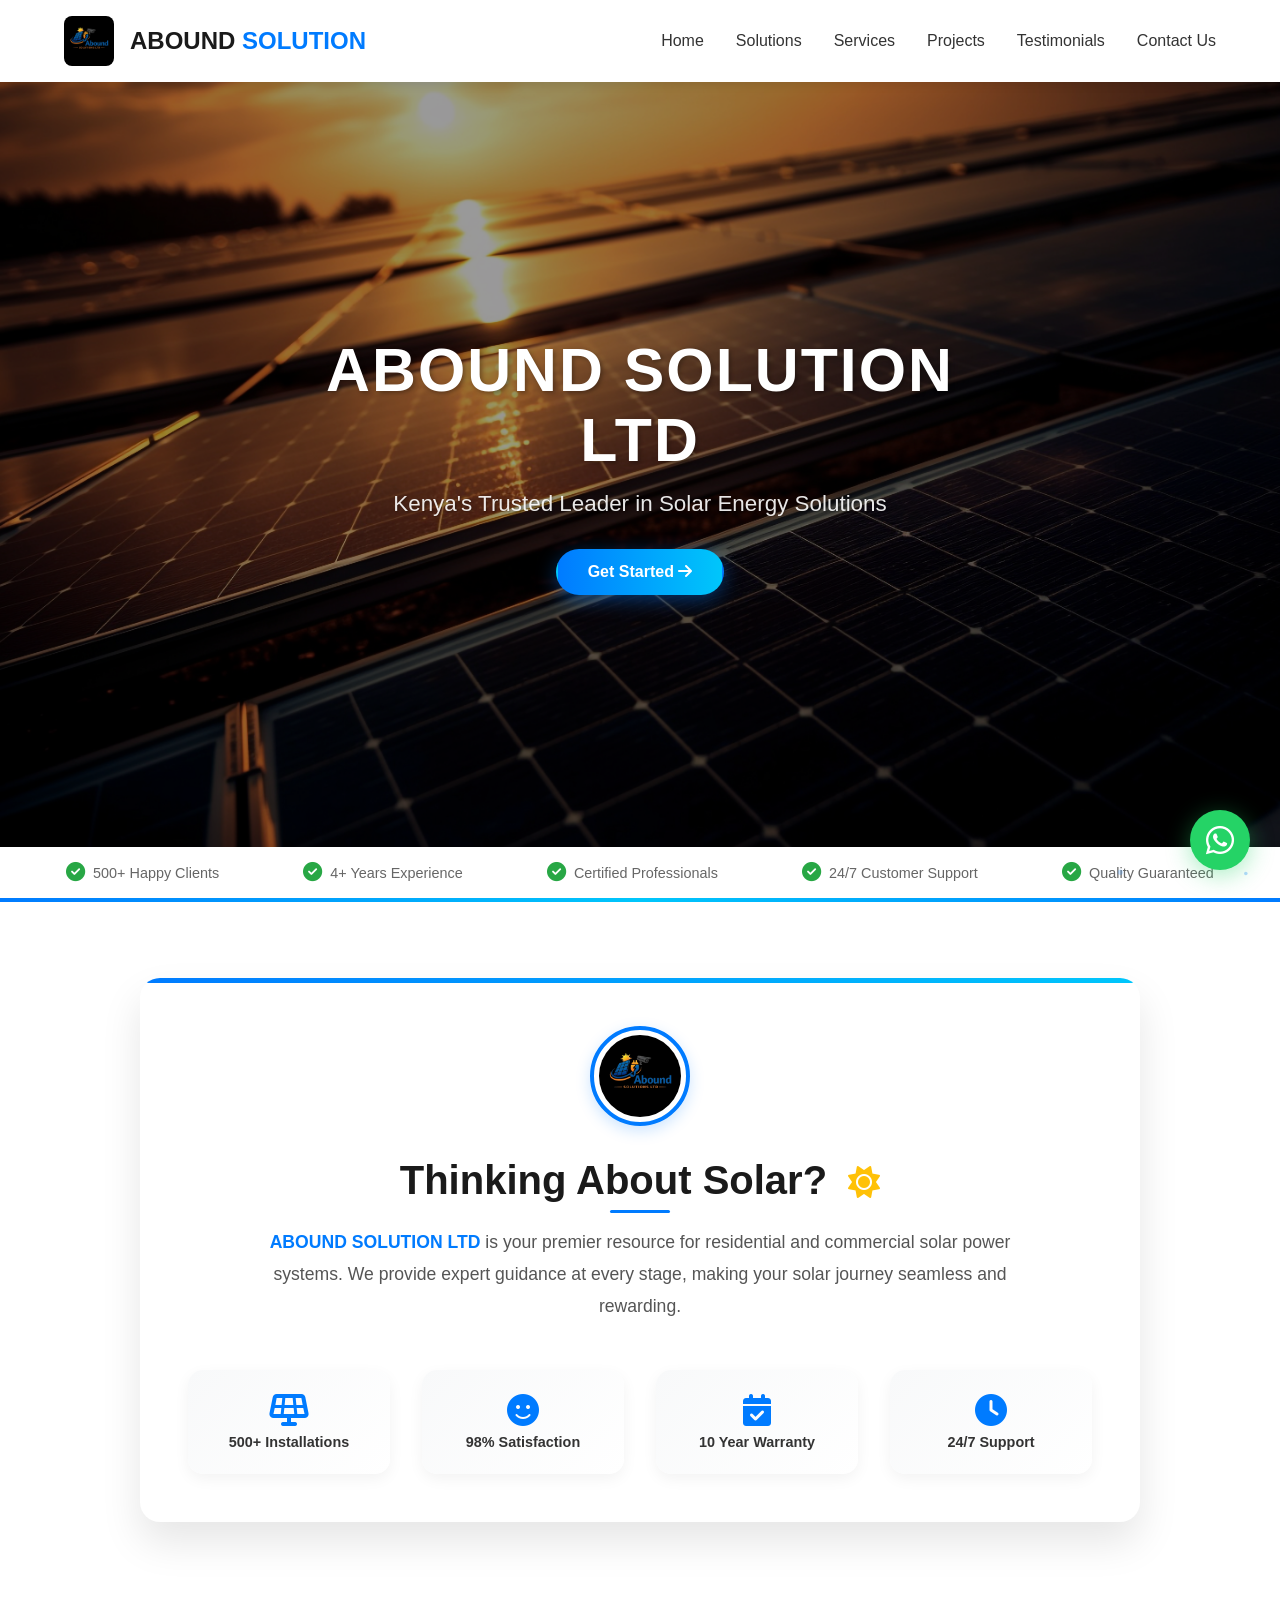
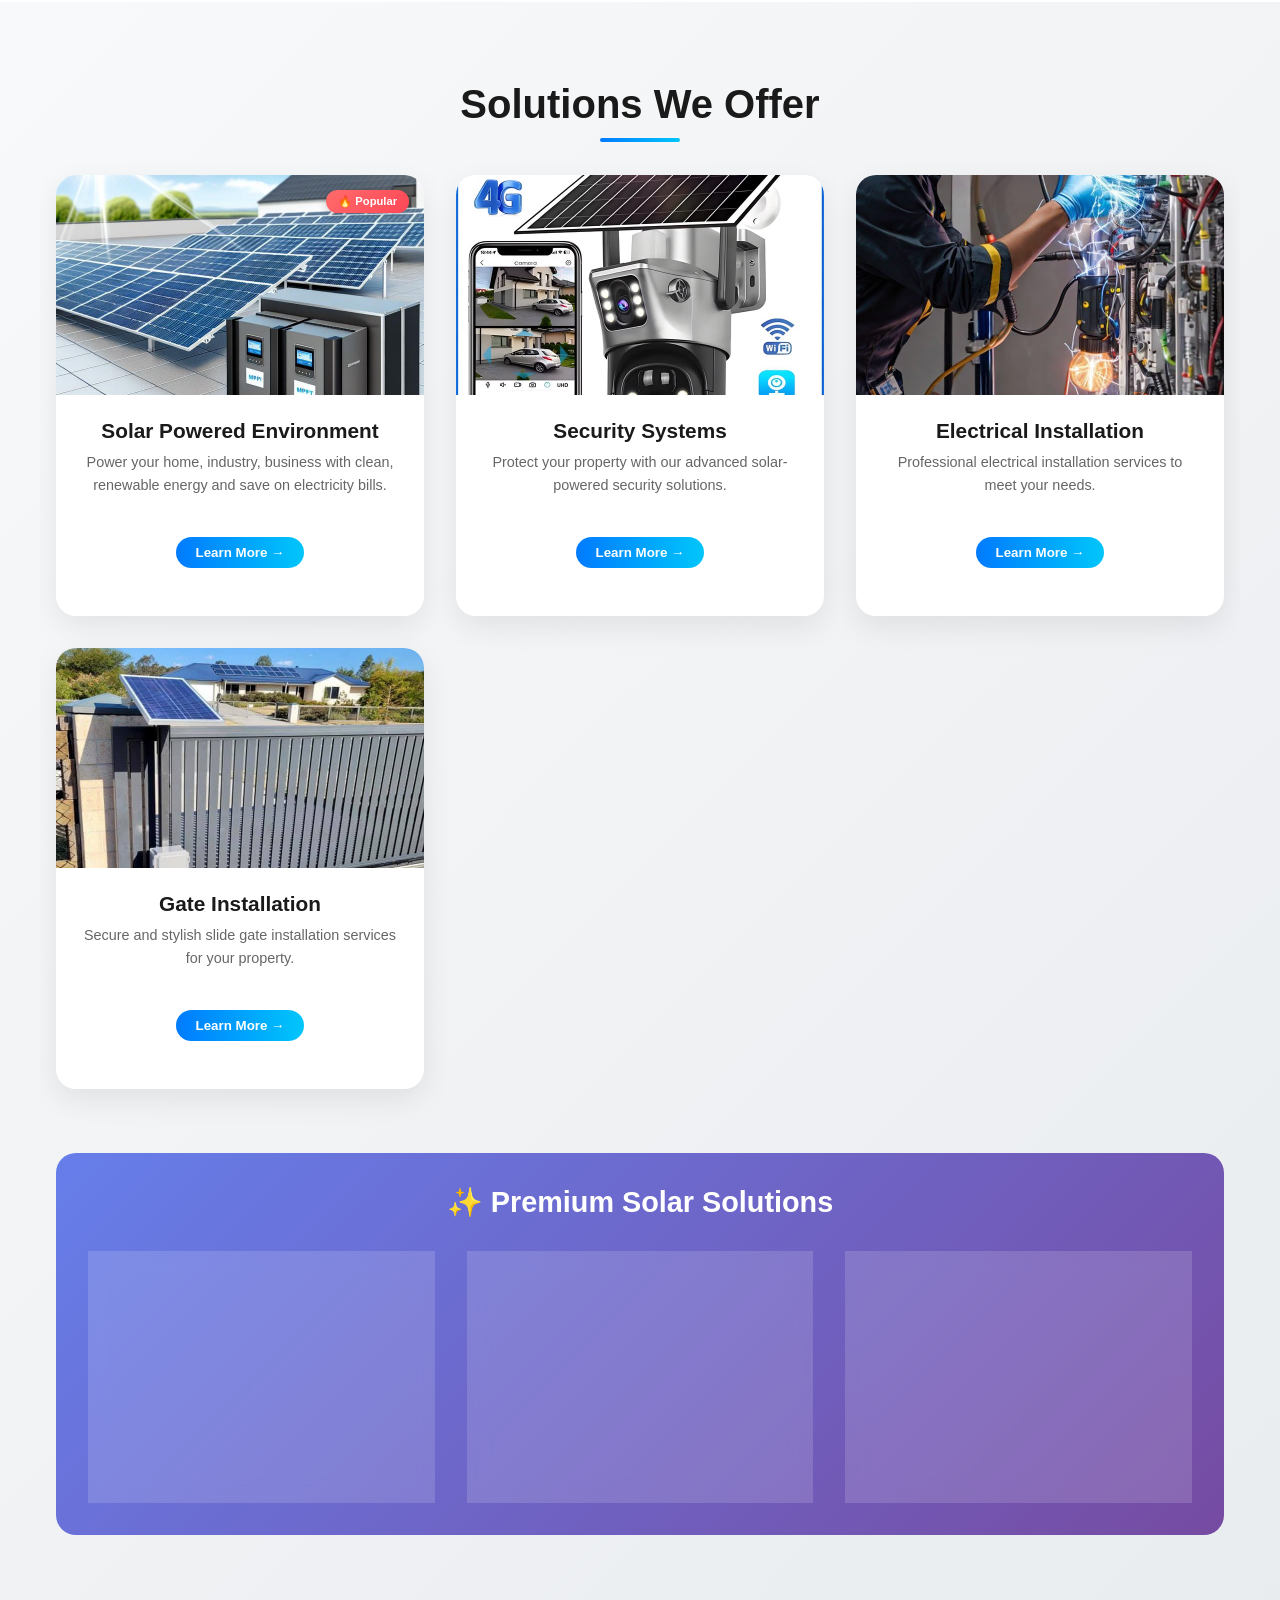
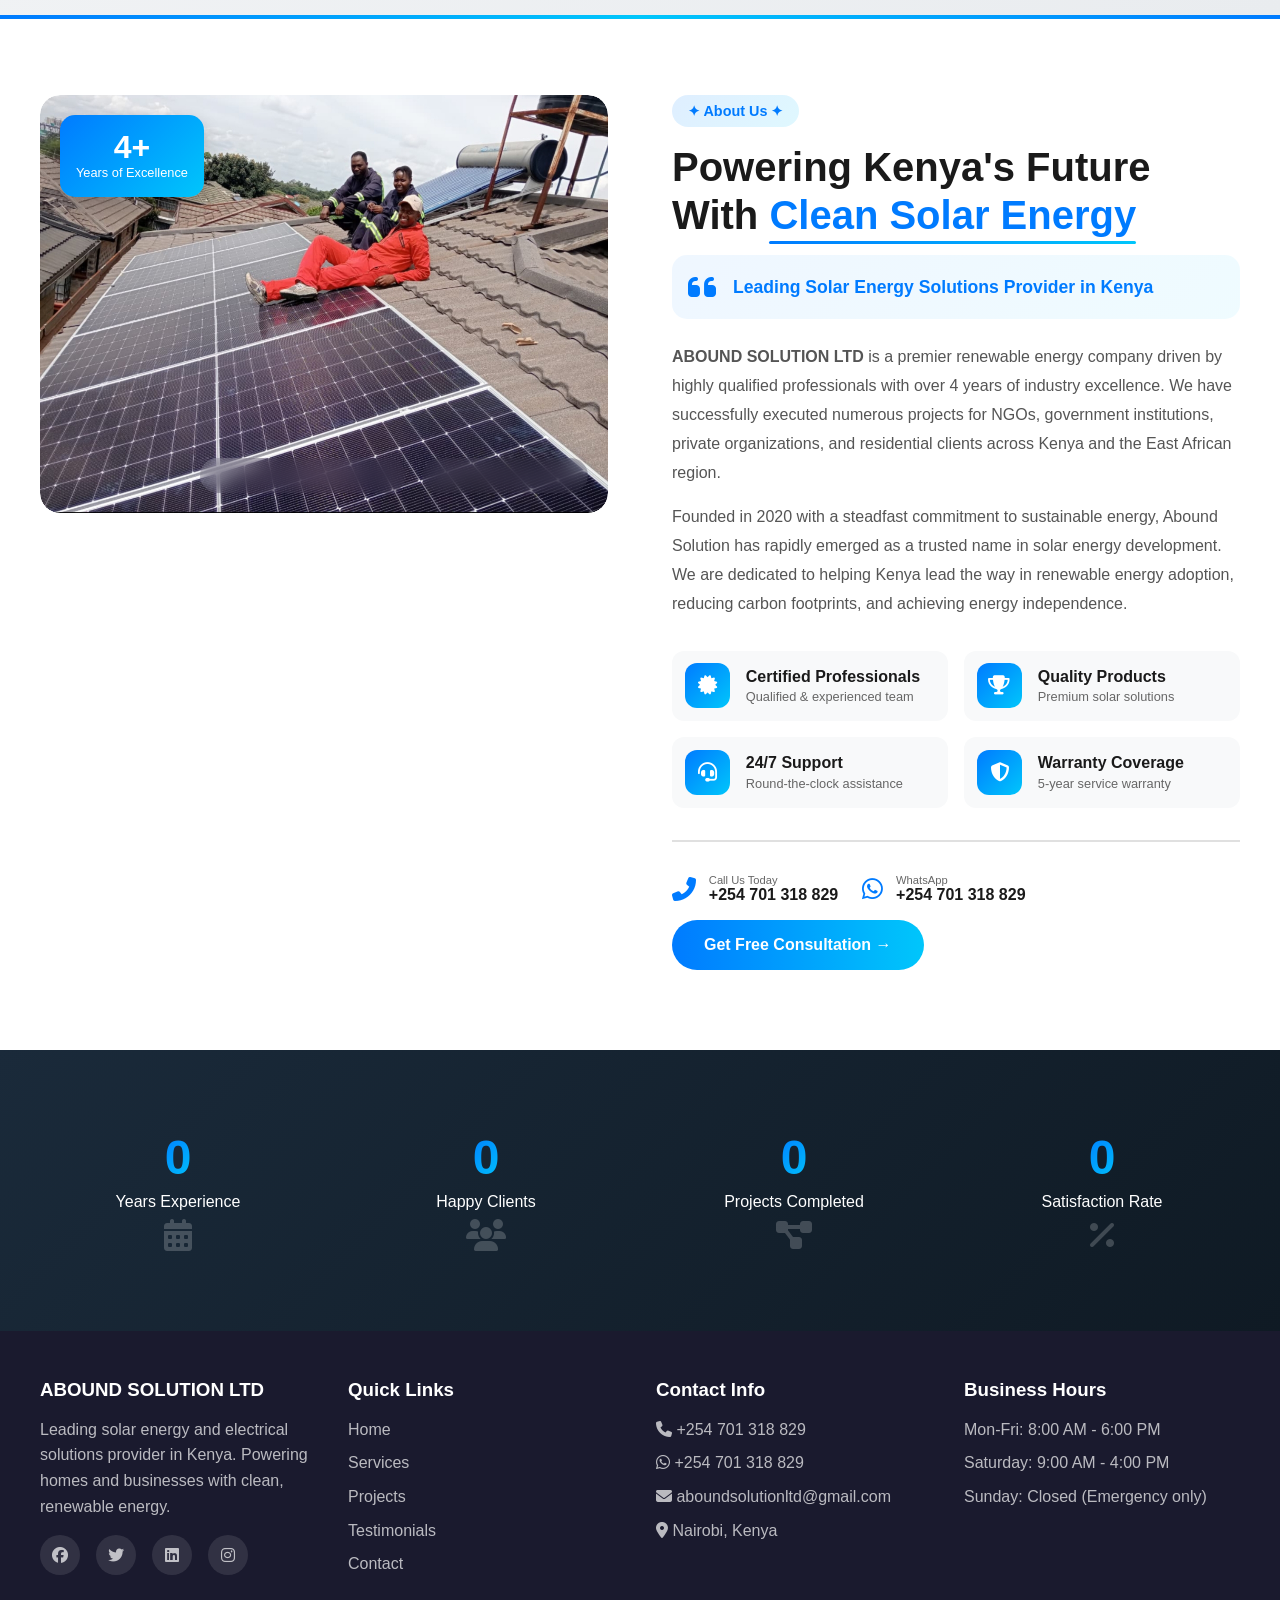
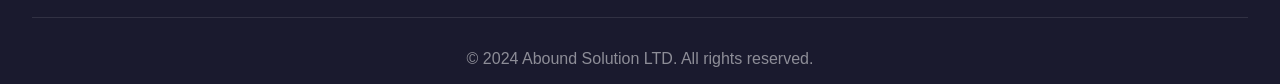
<file: index.html>
<!DOCTYPE html>
<html lang="en">
<head>
    <meta charset="UTF-8">
    <meta name="viewport" content="width=device-width, initial-scale=1.0">
    <title>ABOUND SOLUTION LTD | Kenya's Leading Solar Energy Provider</title>
    <meta name="description" content="Abound Solution LTD - Premier solar energy solutions provider in Kenya. Solar panels, inverters, battery storage, and professional installation services.">
    <meta name="keywords" content="solar energy Kenya, solar panels, renewable energy, solar installation, Abound Solution">
    <meta name="author" content="Abound Solution LTD">
    <link rel="stylesheet" href="https://cdnjs.cloudflare.com/ajax/libs/font-awesome/6.4.0/css/all.min.css">
    <link href="https://unpkg.com/aos@2.3.1/dist/aos.css" rel="stylesheet">
    <link rel="stylesheet" href="css/style.css">
    <link rel="stylesheet" href="css/example.css">
</head>
<body>

    <!-- Loading Screen -->
    <div class="loader-wrapper" id="loader">
        <div class="loader">
            <i class="fas fa-solar-panel"></i>
            <p>Loading Abound Solution...</p>
        </div>
    </div>

    <canvas id="particleCanvas"></canvas>

    <!-- WhatsApp Float -->
    <a href="https://wa.me/254701318829" class="whatsapp-float" target="_blank">
        <i class="fab fa-whatsapp"></i>
    </a>

    <!-- Back to Top -->
    <button id="backToTop" class="back-to-top">
        <i class="fas fa-arrow-up"></i>
    </button>

          <!-- Navigation -->
    <nav class="navbar">
        <div class="logo-container">
            <div class="pic_logo">
                <img src="images/WhatsApp Image 2026-05-16 at 7.43.15 AM.jpeg" alt="Abound Solution Logo">
            </div>
            <div class="logo">ABOUND <span>SOLUTION</span></div>
        </div>
        
        <!-- Hamburger Menu Button -->
        <div class="menu-toggle" id="menuToggle">
            <span></span>
            <span></span>
            <span></span>
        </div>
        
        <!-- Desktop Menu (visible on tablet/desktop) -->
        <ul class="desktop-menu">
            <li><a href="index.html">Home</a></li>
            <li><a href="#solutions">Solutions</a></li>
            <li><a href="services.html">Services</a></li>
            <li><a href="projects.html">Projects</a></li>
            <li><a href="feedback.html">Testimonials</a></li>
            <li><a href="contacts.html">Contact Us</a></li>
        </ul>
    </nav>

    <!-- Mobile Menu (sliding from left) -->
    <div class="mobile-menu" id="mobileMenu">
        <ul>
            <li><a href="index.html">Home</a></li>
            <li><a href="#solutions">Solutions</a></li>
            <li><a href="services.html">Services</a></li>
            <li><a href="project.html">Projects</a></li>
            <li><a href="feedback.html">Testimonials</a></li>
            <li><a href="contacts.html">Contact Us</a></li>
        </ul>
    </div>

    <!-- Overlay -->
    <div class="menu-overlay" id="menuOverlay"></div>
    <main>
        <!-- Hero Section -->
        <section id="home" class="hero">
            <div class="hero-overlay"></div>
            <div class="hero-content">
                <h1>ABOUND SOLUTION LTD</h1>
                <p>Kenya's Trusted Leader in Solar Energy Solutions</p>
                <a href="contacts.html" class="cta-button">Get Started <i class="fas fa-arrow-right"></i></a>
            </div>
        </section>

        <!-- Trust Bar -->
        <div class="trust-bar">
            <div class="trust-container">
                <div class="trust-item"><i class="fas fa-check-circle"></i> 500+ Happy Clients</div>
                <div class="trust-item"><i class="fas fa-check-circle"></i> 4+ Years Experience</div>
                <div class="trust-item"><i class="fas fa-check-circle"></i> Certified Professionals</div>
                <div class="trust-item"><i class="fas fa-check-circle"></i> 24/7 Customer Support</div>
                <div class="trust-item"><i class="fas fa-check-circle"></i> Quality Guaranteed</div>
            </div>
        </div>

        <!-- Intro Section -->
        <section class="intro">
            <div class="container">
                <img src="images/WhatsApp Image 2026-05-16 at 7.43.15 AM.jpeg" alt="Abound Solution Logo" class="intro-image">
                <h2>Thinking About Solar? <i class="fas fa-sun"></i></h2>
                <p><strong>ABOUND SOLUTION LTD</strong> is your premier resource for residential and commercial solar power systems. We provide expert guidance at every stage, making your solar journey seamless and rewarding.</p>
                <div class="features-grid">
                    <div class="feature-card"><i class="fas fa-solar-panel"></i><span>500+ Installations</span></div>
                    <div class="feature-card"><i class="fas fa-smile"></i><span>98% Satisfaction</span></div>
                    <div class="feature-card"><i class="fas fa-calendar-check"></i><span>10 Year Warranty</span></div>
                    <div class="feature-card"><i class="fas fa-clock"></i><span>24/7 Support</span></div>
                </div>
            </div>
        </section>

        <!-- Solutions Section -->
        <section id="solutions" class="solutions">
            <div class="container">
                <h2>Solutions We Offer</h2>
                <div class="solutions-grid">
                    <div class="service-card">
                        <div class="popular-badge">🔥 Popular</div>
                        <div class="image-container">
                            <img src="/images/As the popularity of lithium batteries surges, solar inverters equipped with MPPT controllers have become essential components for optimizing solar energy systems_ These hybrid solutions not only enhance efficiency.jpg" alt="Solar Powered Environment" class="service-image">
                            <div class="image-fallback"><i class="fas fa-solar-panel"></i></div>
                        </div>
                        <div class="card-content">
                            <h3>Solar Powered Environment</h3>
                            <p>Power your home, industry, business with clean, renewable energy and save on electricity bills.</p>
                            <a href="services.html#solar-services"><button class="btn-learn-more">Learn More →</button></a>
                        </div>
                    </div>
                    <div class="service-card">
                        <div class="image-container">
                            <img src="/images/4K Wireless WiFi Solar Outdoor Camera  8MP Dual….jpg" alt="Security Systems" class="service-image">
                            <div class="image-fallback"><i class="fas fa-shield-alt"></i></div>
                        </div>
                        <div class="card-content">
                            <h3>Security Systems</h3>
                            <p>Protect your property with our advanced solar-powered security solutions.</p>
                            <a href="services.html#security-services"><button class="btn-learn-more">Learn More →</button></a>
                        </div>
                    </div>
                    <div class="service-card">
                        <div class="image-container">
                            <img src="/images/Steckdose setzen lassen – was kostet das_  Wer….jpg" alt="Electrical Installation" class="service-image">
                            <div class="image-fallback"><i class="fas fa-bolt"></i></div>
                        </div>
                        <div class="card-content">
                            <h3>Electrical Installation</h3>
                            <p>Professional electrical installation services to meet your needs.</p>
                            <a href="services.html#electrical-services"><button class="btn-learn-more">Learn More →</button></a>
                        </div>
                    </div>
                    <div class="service-card">
                        <div class="image-container">
                            <img src="/images/Ouvre-porte coulissant automatique à énergie….jpg" alt="Gate Installation" class="service-image">
                            <div class="image-fallback"><i class="fas fa-door-open"></i></div>
                        </div>
                        <div class="card-content">
                            <h3>Gate Installation</h3>
                            <p>Secure and stylish slide gate installation services for your property.</p>
                            <a href="services.html#gating-services"><button class="btn-learn-more">Learn More →</button></a>
                        </div>
                    </div>
                </div>
                <div class="solar-solutions">
                    <h3>✨ Premium Solar Solutions</h3>
                    <div class="solar-grid">
                        <div class="solar-item">
                            <h4>🏠 Home Solar Systems</h4>
                            <p>Take control of your energy and choose a cleaner path. Run your home on solar!</p>
                            <span class="solar-tag">Save 70% on bills</span>
                            <a href="services.html#solar-home"><button class="btn-learn-more">Learn More →</button></a>
                        </div>
                        <div class="solar-item">
                            <h4>💧 Solar Water Heaters</h4>
                            <p>The perfect solution to save money on your electricity bill. Heat your water with solar!</p>
                            <span class="solar-tag">Eco Friendly</span>
                            <a href="services.html#solar-heaters"><button class="btn-learn-more">Learn More →</button></a>
                        </div>
                        <div class="solar-item">
                            <h4>🔋 Battery Storage</h4>
                            <p>Store excess solar energy for night use or power outages. Never be without power.</p>
                            <span class="solar-tag">Energy Independence</span>
                            <a href="services.html#solar-services"><button class="btn-learn-more">Learn More →</button></a>
                        </div>
                    </div>
                </div>
            </div>
        </section>

        <!-- About Us Section -->
        <section class="about-us">
            <div class="about-container">
                <div class="about-grid">
                    <div class="about-image-wrapper">
                        <div class="experience-badge">
                            <span class="years">4+</span>
                            <span class="text">Years of Excellence</span>
                        </div>
                        <div class="image-frame">
                            <img src="/images/WhatsApp Image 2026-05-15 at 9.43.52 PM.jpeg" alt="Abound Solution Team" class="about-image">
                        </div>
                        <div class="floating-stats">
                            <div class="stat-item"><i class="fas fa-smile"></i><span>500+ Happy Clients</span></div>
                            <div class="stat-item"><i class="fas fa-project-diagram"></i><span>200+ Projects</span></div>
                        </div>
                    </div>
                    <div class="about-content">
                        <div class="section-tag"><span class="tag-line">✦ About Us ✦</span></div>
                        <h2 class="about-title">Powering Kenya's Future With <span class="highlight">Clean Solar Energy</span></h2>
                        <div class="company-motto"><i class="fas fa-quote-left"></i><p>Leading Solar Energy Solutions Provider in Kenya</p></div>
                        <div class="about-description">
                            <p><strong>ABOUND SOLUTION LTD</strong> is a premier renewable energy company driven by highly qualified professionals with over 4 years of industry excellence. We have successfully executed numerous projects for NGOs, government institutions, private organizations, and residential clients across Kenya and the East African region.</p>
                            <p>Founded in 2020 with a steadfast commitment to sustainable energy, Abound Solution has rapidly emerged as a trusted name in solar energy development. We are dedicated to helping Kenya lead the way in renewable energy adoption, reducing carbon footprints, and achieving energy independence.</p>
                        </div>
                        <div class="features-grid-about">
                            <div class="feature-about"><div class="feature-icon"><i class="fas fa-certificate"></i></div><div class="feature-text"><h4>Certified Professionals</h4><p>Qualified & experienced team</p></div></div>
                            <div class="feature-about"><div class="feature-icon"><i class="fas fa-trophy"></i></div><div class="feature-text"><h4>Quality Products</h4><p>Premium solar solutions</p></div></div>
                            <div class="feature-about"><div class="feature-icon"><i class="fas fa-headset"></i></div><div class="feature-text"><h4>24/7 Support</h4><p>Round-the-clock assistance</p></div></div>
                            <div class="feature-about"><div class="feature-icon"><i class="fas fa-shield-alt"></i></div><div class="feature-text"><h4>Warranty Coverage</h4><p>5-year service warranty</p></div></div>
                        </div>
                        <div class="about-contact">
                            <div class="contact-numbers">
                                <div class="phone-item"><i class="fas fa-phone-alt"></i><div><span>Call Us Today</span><strong>+254 701 318 829</strong></div></div>
                                <div class="phone-item"><i class="fab fa-whatsapp"></i><div><span>WhatsApp</span><strong>+254 701 318 829</strong></div></div>
                            </div>
                            <a href="contacts.html" class="about-cta">Get Free Consultation →</a>
                        </div>
                    </div>
                </div>
            </div>
        </section>

        <!-- Stats Section -->
        <section class="stats-section">
            <div class="stats-container">
                <div class="stat-card"><div class="stat-number" data-count="4">0</div><div class="stat-label">Years Experience</div><div class="stat-icon"><i class="fas fa-calendar-alt"></i></div></div>
                <div class="stat-card"><div class="stat-number" data-count="500">0</div><div class="stat-label">Happy Clients</div><div class="stat-icon"><i class="fas fa-users"></i></div></div>
                <div class="stat-card"><div class="stat-number" data-count="200">0</div><div class="stat-label">Projects Completed</div><div class="stat-icon"><i class="fas fa-project-diagram"></i></div></div>
                <div class="stat-card"><div class="stat-number" data-count="100">0</div><div class="stat-label">Satisfaction Rate</div><div class="stat-icon"><i class="fas fa-percent"></i></div></div>
            </div>
        </section>
    </main>

    <!-- Footer -->
    <footer class="footer">
        <div class="footer-content">
            <div class="footer-section">
                <h3>ABOUND SOLUTION LTD</h3>
                <p>Leading solar energy and electrical solutions provider in Kenya. Powering homes and businesses with clean, renewable energy.</p>
                <div class="social-links">
                    <a href="#"><i class="fab fa-facebook"></i></a>
                    <a href="#"><i class="fab fa-twitter"></i></a>
                    <a href="#"><i class="fab fa-linkedin"></i></a>
                    <a href="#"><i class="fab fa-instagram"></i></a>
                </div>
            </div>
            <div class="footer-section">
                <h3>Quick Links</h3>
                <p><a href="#home">Home</a></p>
                <p><a href="services.html">Services</a></p>
                <p><a href="projects.html">Projects</a></p>
                <p><a href="feedback.html">Testimonials</a></p>
                <p><a href="contacts.html">Contact</a></p>
            </div>
            <div class="footer-section">
                <h3>Contact Info</h3>
                <p><i class="fas fa-phone"></i> +254 701 318 829</p>
                <p><i class="fab fa-whatsapp"></i> +254 701 318 829</p>
                <p><i class="fas fa-envelope"></i> aboundsolutionltd@gmail.com</p>
                <p><i class="fas fa-map-marker-alt"></i> Nairobi, Kenya</p>
            </div>
            <div class="footer-section">
                <h3>Business Hours</h3>
                <p>Mon-Fri: 8:00 AM - 6:00 PM</p>
                <p>Saturday: 9:00 AM - 4:00 PM</p>
                <p>Sunday: Closed (Emergency only)</p>
            </div>
        </div>
        <div class="footer-bottom">
            <p>&copy; 2024 Abound Solution LTD. All rights reserved.</p>
        </div>
    </footer>

    <!-- Modal -->
    <div id="serviceModal" class="modal">
        <div class="modal-content">
            <span class="close-modal">&times;</span>
            <div id="modalContent"></div>
        </div>
    </div>

    <script src="https://unpkg.com/aos@2.3.1/dist/aos.js"></script>
    <script src="js/example.js"></script>
    
    <script>
        // Initialize AOS
        AOS.init({ duration: 1000, once: true, offset: 100 });

        // Hide loader
        window.addEventListener('load', () => {
            const loader = document.getElementById('loader');
            setTimeout(() => {
                loader.style.opacity = '0';
                setTimeout(() => { loader.style.display = 'none'; }, 500);
            }, 1000);
        });

        // Particle Animation
        const canvas = document.getElementById('particleCanvas');
        const ctx = canvas.getContext('2d');
        let particles = [];

        function resizeCanvas() {
            canvas.width = window.innerWidth;
            canvas.height = window.innerHeight;
        }

        function createParticles() {
            particles = [];
            for (let i = 0; i < 80; i++) {
                particles.push({
                    x: Math.random() * canvas.width,
                    y: Math.random() * canvas.height,
                    radius: Math.random() * 2 + 1,
                    speedX: (Math.random() - 0.5) * 0.3,
                    speedY: (Math.random() - 0.5) * 0.3,
                    opacity: Math.random() * 0.2 + 0.05
                });
            }
        }

        function drawParticles() {
            ctx.clearRect(0, 0, canvas.width, canvas.height);
            particles.forEach(particle => {
                ctx.beginPath();
                ctx.arc(particle.x, particle.y, particle.radius, 0, Math.PI * 2);
                ctx.fillStyle = `rgba(0, 123, 255, ${particle.opacity})`;
                ctx.fill();
                particle.x += particle.speedX;
                particle.y += particle.speedY;
                if (particle.x < 0) particle.x = canvas.width;
                if (particle.x > canvas.width) particle.x = 0;
                if (particle.y < 0) particle.y = canvas.height;
                if (particle.y > canvas.height) particle.y = 0;
            });
            requestAnimationFrame(drawParticles);
        }

        // Navbar Scroll Effect
        const navbar = document.getElementById('navbar');
        window.addEventListener('scroll', () => {
            if (window.scrollY > 50) {
                navbar.classList.add('scrolled');
            } else {
                navbar.classList.remove('scrolled');
            }
        });

        // Back to Top
        const backToTop = document.getElementById('backToTop');
        window.addEventListener('scroll', () => {
            backToTop.classList.toggle('show', window.scrollY > 300);
        });
        backToTop.addEventListener('click', () => {
            window.scrollTo({ top: 0, behavior: 'smooth' });
        });

        // Mobile Menu
        const burger = document.querySelector('.burger');
        const navLinks = document.querySelector('.nav-links');
        burger.addEventListener('click', () => {
            navLinks.classList.toggle('active');
            burger.classList.toggle('toggle');
        });

        // Counter Animation
        function startCounters() {
            const counters = [
                { element: document.querySelector('.stats-container .stat-card:first-child .stat-number'), target: 4, current: 0, isPercent: false },
                { element: document.querySelector('.stats-container .stat-card:nth-child(2) .stat-number'), target: 500, current: 0, isPercent: false },
                { element: document.querySelector('.stats-container .stat-card:nth-child(3) .stat-number'), target: 200, current: 0, isPercent: false },
                { element: document.querySelector('.stats-container .stat-card:nth-child(4) .stat-number'), target: 100, current: 0, isPercent: true }
            ];
            
            function updateCounters() {
                let allDone = true;
                counters.forEach(counter => {
                    if (counter.current < counter.target) {
                        allDone = false;
                        counter.current += Math.ceil(counter.target / 50);
                        if (counter.current > counter.target) counter.current = counter.target;
                        counter.element.textContent = counter.isPercent && counter.current === 100 ? '100%' : counter.current;
                    }
                });
                if (!allDone) requestAnimationFrame(updateCounters);
            }
            updateCounters();
        }

        // Trigger counters when stats section is visible
        const statsObserver = new IntersectionObserver((entries) => {
            entries.forEach(entry => {
                if (entry.isIntersecting) {
                    startCounters();
                    statsObserver.disconnect();
                }
            });
        }, { threshold: 0.5 });
        statsObserver.observe(document.querySelector('.stats-section'));

        // Initialize
        resizeCanvas();
        createParticles();
        drawParticles();
        window.addEventListener('resize', () => {
            resizeCanvas();
            createParticles();
        });

        // Image error handling
        document.querySelectorAll('.service-image, .about-image').forEach(img => {
            img.onerror = function() {
                this.src = 'https://via.placeholder.com/400x300/007bff/white?text=Image+Coming+Soon';
            };
        });
    </script>
    <!-- Mobile Menu Script - Direct inline for reliability -->

    
</body>
</html>
</file>
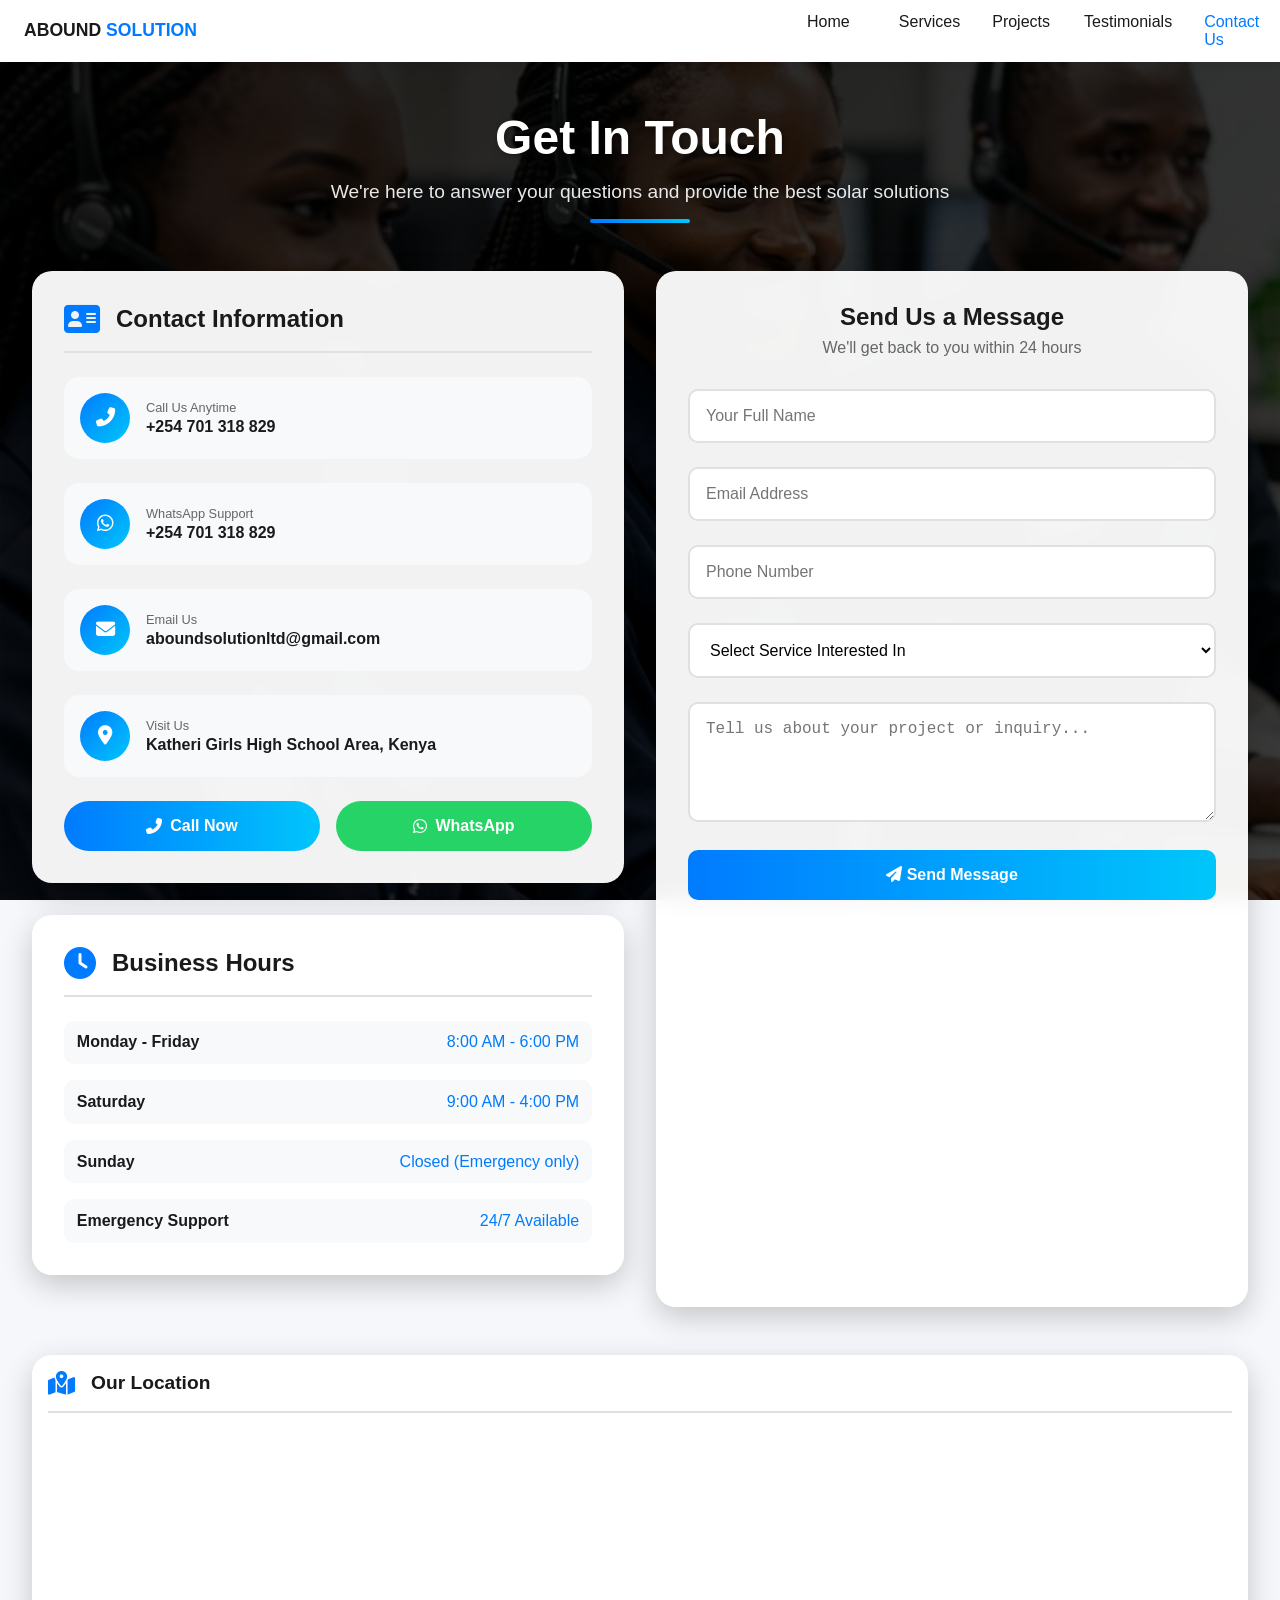
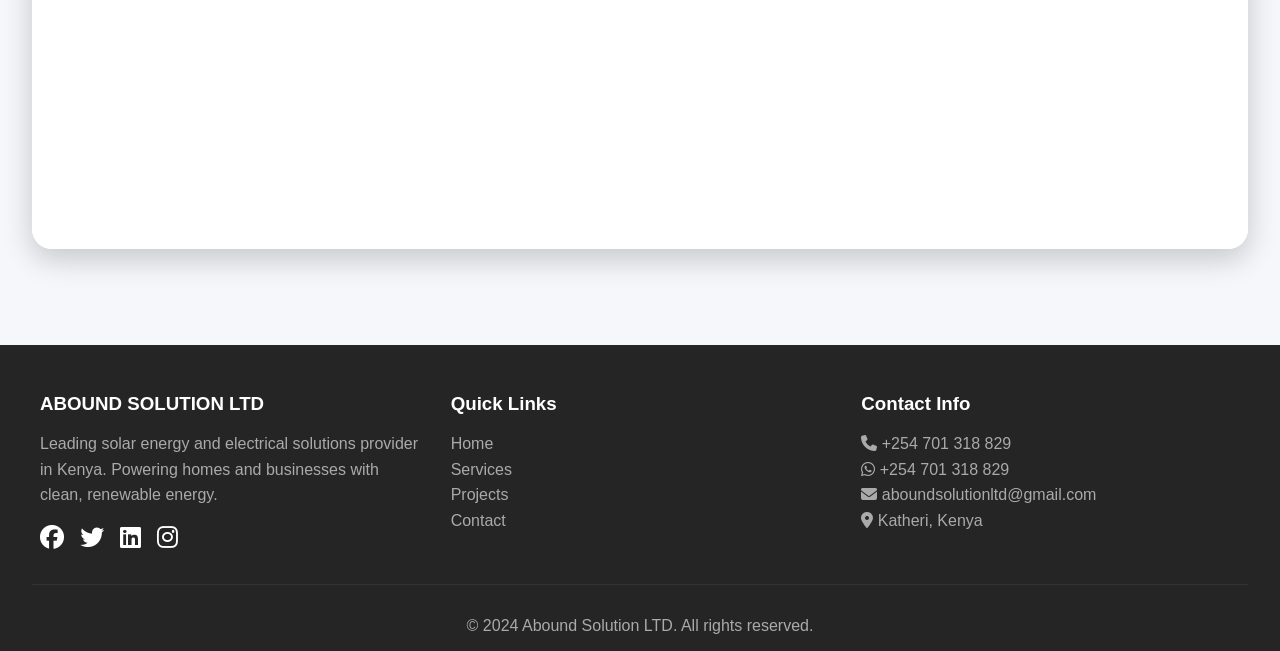
<file: contacts.html>
<!DOCTYPE html>
<html lang="en">
<head>
    <meta charset="UTF-8">
   <meta name="viewport" content="width=device-width, initial-scale=1.0">
    <title>Contact Us - Abound Solution LTD</title>
    <link rel="stylesheet" href="https://cdnjs.cloudflare.com/ajax/libs/font-awesome/6.4.0/css/all.min.css">
    <link href="https://unpkg.com/aos@2.3.1/dist/aos.css" rel="stylesheet">
    <link rel="stylesheet" href="css/contact.css">
    <link rel="stylesheet" href="css/style.css">
</head>
<body>


 
    <!-- Navigation -->
    <nav class="navbar">
        <div class="logo-container">
            <div class="logo">ABOUND <span>SOLUTION</span></div>
        </div>
           <!-- Add this burger menu div if not present -->
    <div class="burger" id="burgerBtn">
        <div class="line1"></div>
        <div class="line2"></div>
        <div class="line3"></div>
    </div>
    
         <ul class="nav-links" id="navLinks">
            <li><a href="index.html">Home</a></li>
            <li><a href="services.html">Services</a></li>
            <li><a href="project.html">Projects</a></li>
            <li><a href="feedback.html">Testimonials</a></li>
            <li><a href="contacts.html" class="active">Contact Us</a></li>
        </ul>
    </nav>

    <!-- Main Contact Container -->
    <div class="contact-container">
        
        <!-- Header -->
        <div class="contact-header">
            <h1>Get In Touch</h1>
            <p>We're here to answer your questions and provide the best solar solutions</p>
            <div class="header-line"></div>
        </div>

        <!-- Contact Grid -->
        <div class="contact-grid">
            
            <!-- Left Side - Contact Info -->
            <div class="contact-info">
                
                <!-- Contact Card -->
                <div class="info-card">
                    <div class="card-title">
                        <i class="fas fa-address-card"></i>
                        <h2>Contact Information</h2>
                    </div>
                    <div class="contact-details">
                        <div class="detail-item">
                            <div class="detail-icon">
                                <i class="fas fa-phone-alt"></i>
                            </div>
                            <div class="detail-content">
                                <span>Call Us Anytime</span>
                                <strong><a href="tel:+254701318829">+254 701 318 829</a></strong>
                            </div>
                        </div>
                        
                        <div class="detail-item">
                            <div class="detail-icon">
                                <i class="fab fa-whatsapp"></i>
                            </div>
                            <div class="detail-content">
                                <span>WhatsApp Support</span>
                                <strong><a href="https://wa.me/254701318829">+254 701 318 829</a></strong>
                            </div>
                        </div>
                        
                        <div class="detail-item">
                            <div class="detail-icon">
                                <i class="fas fa-envelope"></i>
                            </div>
                            <div class="detail-content">
                                <span>Email Us</span>
                                <strong><a href="mailto:aboundsolutionltd@gmail.com">aboundsolutionltd@gmail.com</a></strong>
                            </div>
                        </div>
                        
                        <div class="detail-item">
                            <div class="detail-icon">
                                <i class="fas fa-map-marker-alt"></i>
                            </div>
                            <div class="detail-content">
                                <span>Visit Us</span>
                                <strong>Katheri Girls High School Area, Kenya</strong>
                            </div>
                        </div>
                    </div>
                    
                    <div class="quick-buttons">
                        <a href="tel:+254701318829" class="btn-call">
                            <i class="fas fa-phone-alt"></i> Call Now
                        </a>
                        <a href="https://wa.me/254701318829" class="btn-whatsapp">
                            <i class="fab fa-whatsapp"></i> WhatsApp
                        </a>
                    </div>
                </div>

                <!-- Business Hours Card -->
                <div class="info-card">
                    <div class="card-title">
                        <i class="fas fa-clock"></i>
                        <h2>Business Hours</h2>
                    </div>
                    <div class="hours-list">
                        <div class="hour-item">
                            <span class="day">Monday - Friday</span>
                            <span class="time">8:00 AM - 6:00 PM</span>
                        </div>
                        <div class="hour-item">
                            <span class="day">Saturday</span>
                            <span class="time">9:00 AM - 4:00 PM</span>
                        </div>
                        <div class="hour-item">
                            <span class="day">Sunday</span>
                            <span class="time">Closed (Emergency only)</span>
                        </div>
                        <div class="hour-item">
                            <span class="day">Emergency Support</span>
                            <span class="time">24/7 Available</span>
                        </div>
                    </div>
                </div>
            </div>

            <!-- Right Side - Contact Form -->
            <div class="contact-form-wrapper">
                <div class="form-title">
                    <h2>Send Us a Message</h2>
                    <p>We'll get back to you within 24 hours</p>
                </div>
                
                <form id="contactForm" action="https://formsubmit.co/aboundsolutionltd@gmail.com" method="POST">
                    <input type="hidden" name="_subject" value="New Contact Form Submission - Abound Solution">
                    <input type="hidden" name="_captcha" value="false">
                    <input type="hidden" name="_next" value="https://yourwebsite.com/thankyou.html">
                    
                    <div class="form-group">
                        <input type="text" name="name" placeholder="Your Full Name" required>
                    </div>
                    
                    <div class="form-group">
                        <input type="email" name="email" placeholder="Email Address" required>
                    </div>
                    
                    <div class="form-group">
                        <input type="tel" name="phone" placeholder="Phone Number" required>
                    </div>
                    
                    <div class="form-group">
                        <select name="service" required>
                            <option value="">Select Service Interested In</option>
                            <option value="Solar Panels">Solar Panels</option>
                            <option value="Solar Inverters">Solar Inverters</option>
                            <option value="Battery Storage">Battery Storage</option>
                            <option value="Security Systems">Security Systems</option>
                            <option value="Electrical Installation">Electrical Installation</option>
                            <option value="Gate Installation">Gate Installation</option>
                            <option value="Other">Other</option>
                        </select>
                    </div>
                    
                    <div class="form-group">
                        <textarea name="message" placeholder="Tell us about your project or inquiry..." required></textarea>
                    </div>
                    
                    <button type="submit" class="btn-submit">
                        <i class="fas fa-paper-plane"></i> Send Message
                    </button>
                </form>
            </div>
        </div>

        <!-- Map Section -->
        <div class="map-section">
            <div class="map-card">
                <div class="map-title">
                    <i class="fas fa-map-marked-alt"></i>
                    <h3>Our Location</h3>
                </div>
                <iframe 
                    src="https://www.google.com/maps/embed?pb=!1m18!1m12!1m3!1d63837.090661584196!2d37.542997266023065!3d0.015918903752834637!2m3!1f0!2f0!3f0!3m2!1i1024!2i768!4f13.1!3m3!1m2!1s0x17881e4af30332e1%3A0xcd10488f114bcba5!2sKatheri%20Girls%20High%20School!5e0!3m2!1sen!2ske!4v1779004081412!5m2!1sen!2ske" 
                    width="100%" 
                    height="400" 
                    style="border:0; border-radius: 15px;" 
                    allowfullscreen="" 
                    loading="lazy" 
                    referrerpolicy="no-referrer-when-downgrade">
                </iframe>
            </div>
        </div>
    </div>

    <!-- Footer -->
    <footer class="footer">
        <div class="footer-content">
            <div class="footer-section">
                <h3>ABOUND SOLUTION LTD</h3>
                <p>Leading solar energy and electrical solutions provider in Kenya. Powering homes and businesses with clean, renewable energy.</p>
                <div class="social-links">
                    <a href="https://facebook.com/boniface mwiti" target="_blank"><i class="fab fa-facebook"></i></a>
                    <a href="#" target="_blank"><i class="fab fa-twitter"></i></a>
                    <a href="#" target="_blank"><i class="fab fa-linkedin"></i></a>
                    <a href="#" target="_blank"><i class="fab fa-instagram"></i></a>
                </div>
            </div>
            <div class="footer-section">
                <h3>Quick Links</h3>
                <p><a href="index.html" style="color: #aaa; text-decoration: none;">Home</a></p>
                <p><a href="services.html" style="color: #aaa; text-decoration: none;">Services</a></p>
                <p><a href="project.html" style="color: #aaa; text-decoration: none;">Projects</a></p>
                <p><a href="contacts.html" style="color: #aaa; text-decoration: none;">Contact</a></p>
            </div>
            <div class="footer-section">
                <h3>Contact Info</h3>
                <p><i class="fas fa-phone"></i> +254 701 318 829</p>
                <p><i class="fab fa-whatsapp"></i> +254 701 318 829</p>
                <p><i class="fas fa-envelope"></i> aboundsolutionltd@gmail.com</p>
                <p><i class="fas fa-map-marker-alt"></i> Katheri, Kenya</p>
            </div>
        </div>
        <div class="footer-bottom">
            <p>&copy; 2024 Abound Solution LTD. All rights reserved.</p>
        </div>
    </footer>

    <script src="https://unpkg.com/aos@2.3.1/dist/aos.js"></script>
    <script src="js/main.js"></script>
    <script>
        AOS.init({
            duration: 1000,
            once: true
        });

        // Form submission handling with validation
        document.getElementById('contactForm').addEventListener('submit', function(e) {
            const name = document.querySelector('input[name="name"]').value;
            const email = document.querySelector('input[name="email"]').value;
            const phone = document.querySelector('input[name="phone"]').value;
            
            if (!name || !email || !phone) {
                e.preventDefault();
                alert('Please fill in all required fields');
            }
        });
    </script>
    <script src="js/example.js"></script>
</body>
</html>
</file>
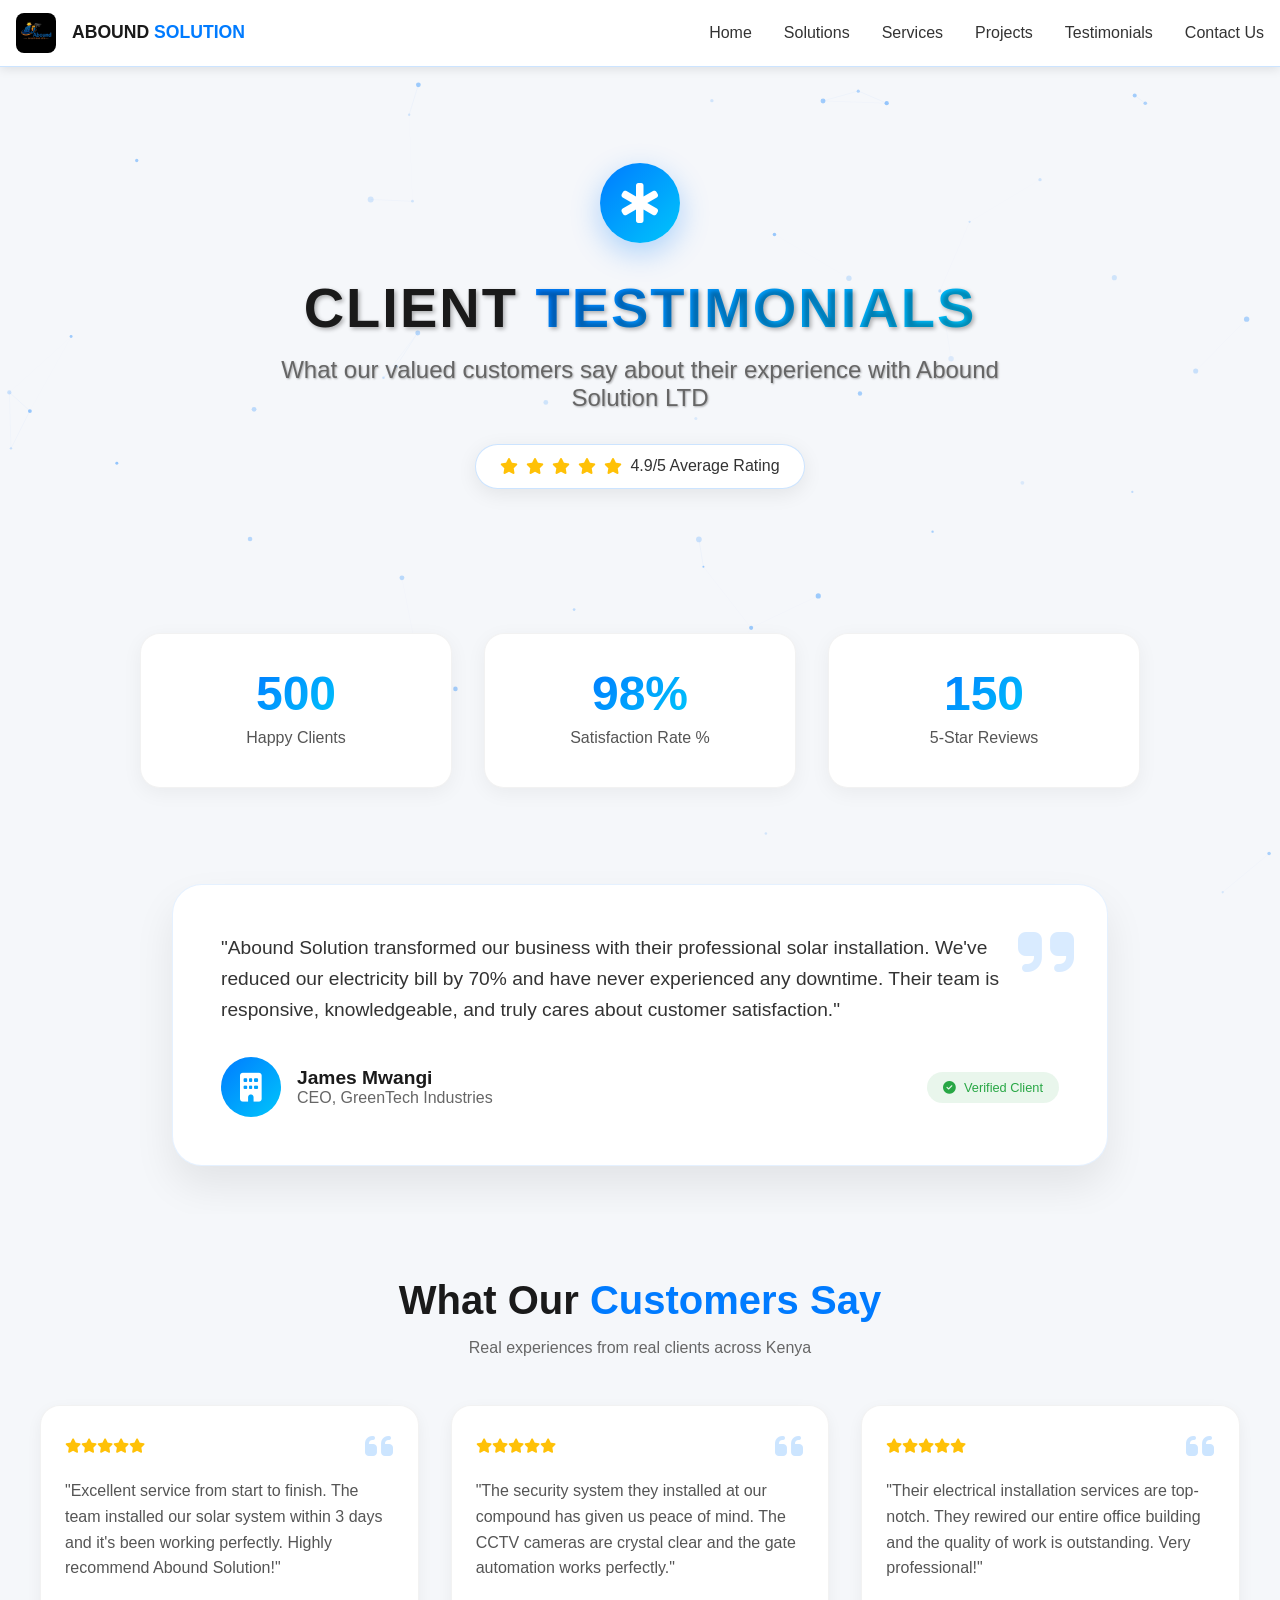
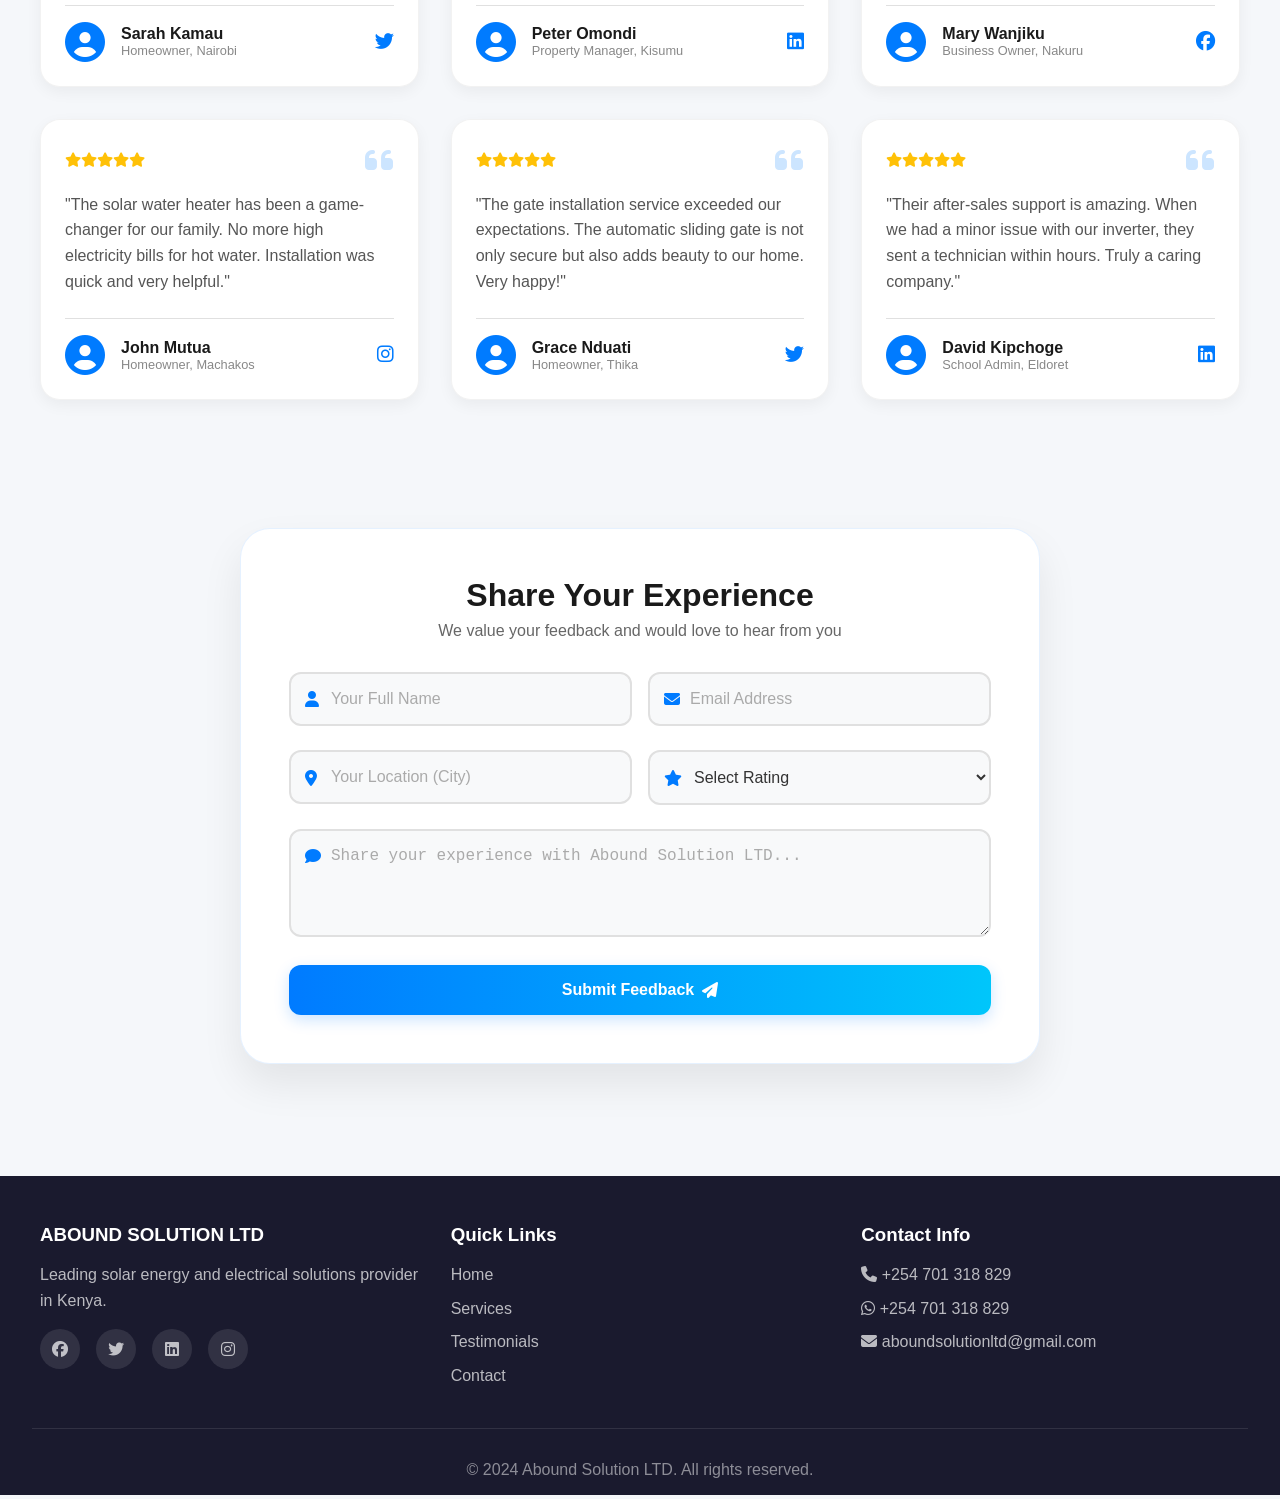
<file: feedback.html>
<!DOCTYPE html>
<html lang="en">
<head>
    <meta charset="UTF-8">
    <meta name="viewport" content="width=device-width, initial-scale=1.0">
    <title>Client Feedback - Abound Solution LTD</title>
    <link rel="stylesheet" href="https://cdnjs.cloudflare.com/ajax/libs/font-awesome/6.4.0/css/all.min.css">
    <link href="https://unpkg.com/aos@2.3.1/dist/aos.css" rel="stylesheet">
    <link rel="stylesheet" href="css/feedback.css">
    <link rel="stylesheet" href="css/style.css">
    </head>
<body>

    <canvas id="particleCanvas"></canvas>

   

        <!-- Navigation -->
    <nav class="navbar">
        <div class="logo-container">
            <div class="pic_logo">
                <img src="images/WhatsApp Image 2026-05-16 at 7.43.15 AM.jpeg" alt="Abound Solution Logo">
            </div>
            <div class="logo">ABOUND <span>SOLUTION</span></div>
        </div>
        
        <!-- Hamburger Menu Button -->
        <div class="menu-toggle" id="menuToggle">
            <span></span>
            <span></span>
            <span></span>
        </div>
        
        <!-- Desktop Menu (visible on tablet/desktop) -->
        <ul class="desktop-menu">
            <li><a href="index.html">Home</a></li>
            <li><a href="#solutions">Solutions</a></li>
            <li><a href="services.html">Services</a></li>
            <li><a href="project.html">Projects</a></li>
            <li><a href="feedback.html">Testimonials</a></li>
            <li><a href="contacts.html">Contact Us</a></li>
        </ul>
    </nav>

    <!-- Mobile Menu (sliding from left) -->
    <div class="mobile-menu" id="mobileMenu">
        <ul>
            <li><a href="index.html">Home</a></li>
            <li><a href="#solutions">Solutions</a></li>
            <li><a href="services.html">Services</a></li>
            <li><a href="project.html">Projects</a></li>
            <li><a href="feedback.html">Testimonials</a></li>
            <li><a href="contacts.html">Contact Us</a></li>
        </ul>
    </div>

    <!-- Overlay -->
    <div class="menu-overlay" id="menuOverlay"></div>

    <!-- REST OF YOUR PAGE CONTENT GOES HERE -->

    <!-- Hero Section -->
    <section class="feedback-hero">
        <div class="hero-content">
            <div class="floating-icon">
                <i class="fas fa-star-of-life"></i>
            </div>
            <h1>Client <span class="gradient-text">Testimonials</span></h1>
            <p>What our valued customers say about their experience with Abound Solution LTD</p>
            <div class="rating-badge">
                <i class="fas fa-star"></i>
                <i class="fas fa-star"></i>
                <i class="fas fa-star"></i>
                <i class="fas fa-star"></i>
                <i class="fas fa-star"></i>
                <span>4.9/5 Average Rating</span>
            </div>
        </div>
    </section>

    <!-- Stats Section -->
    <section class="stats-showcase">
        <div class="stats-wrapper">
            <div class="stat-block">
                <div class="stat-number" id="stat1">0</div>
                <div class="stat-label">Happy Clients</div>
            </div>
            <div class="stat-block">
                <div class="stat-number" id="stat2">0</div>
                <div class="stat-label">Satisfaction Rate %</div>
            </div>
            <div class="stat-block">
                <div class="stat-number" id="stat3">0</div>
                <div class="stat-label">5-Star Reviews</div>
            </div>
        </div>
    </section>

    <!-- Featured Testimonial -->
    <section class="featured-testimonial">
        <div class="featured-card">
            <div class="quote-icon">
                <i class="fas fa-quote-right"></i>
            </div>
            <div class="featured-content">
                <p class="featured-text">"Abound Solution transformed our business with their professional solar installation. We've reduced our electricity bill by 70% and have never experienced any downtime. Their team is responsive, knowledgeable, and truly cares about customer satisfaction."</p>
                <div class="featured-author">
                    <div class="author-avatar">
                        <i class="fas fa-building"></i>
                    </div>
                    <div class="author-info">
                        <h4>James Mwangi</h4>
                        <p>CEO, GreenTech Industries</p>
                    </div>
                    <div class="verified-badge">
                        <i class="fas fa-check-circle"></i> Verified Client
                    </div>
                </div>
            </div>
        </div>
    </section>

    <!-- Testimonials Grid -->
    <section class="testimonials-grid">
        <div class="section-header">
            <h2>What Our <span class="highlight">Customers Say</span></h2>
            <p>Real experiences from real clients across Kenya</p>
        </div>

        <div class="grid-container">
            <!-- Testimonial 1 -->
            <div class="testimonial-card">
                <div class="card-header">
                    <div class="rating">
                        <i class="fas fa-star"></i><i class="fas fa-star"></i><i class="fas fa-star"></i><i class="fas fa-star"></i><i class="fas fa-star"></i>
                    </div>
                    <div class="quote-mark"><i class="fas fa-quote-left"></i></div>
                </div>
                <div class="card-body">
                    <p>"Excellent service from start to finish. The team installed our solar system within 3 days and it's been working perfectly. Highly recommend Abound Solution!"</p>
                </div>
                <div class="card-footer">
                    <div class="client-avatar"><i class="fas fa-user-circle"></i></div>
                    <div class="client-details"><h4>Sarah Kamau</h4><p>Homeowner, Nairobi</p></div>
                    <div class="social-proof"><i class="fab fa-twitter"></i></div>
                </div>
            </div>

            <!-- Testimonial 2 -->
            <div class="testimonial-card">
                <div class="card-header">
                    <div class="rating">
                        <i class="fas fa-star"></i><i class="fas fa-star"></i><i class="fas fa-star"></i><i class="fas fa-star"></i><i class="fas fa-star"></i>
                    </div>
                    <div class="quote-mark"><i class="fas fa-quote-left"></i></div>
                </div>
                <div class="card-body">
                    <p>"The security system they installed at our compound has given us peace of mind. The CCTV cameras are crystal clear and the gate automation works perfectly."</p>
                </div>
                <div class="card-footer">
                    <div class="client-avatar"><i class="fas fa-user-circle"></i></div>
                    <div class="client-details"><h4>Peter Omondi</h4><p>Property Manager, Kisumu</p></div>
                    <div class="social-proof"><i class="fab fa-linkedin"></i></div>
                </div>
            </div>

            <!-- Testimonial 3 -->
            <div class="testimonial-card">
                <div class="card-header">
                    <div class="rating">
                        <i class="fas fa-star"></i><i class="fas fa-star"></i><i class="fas fa-star"></i><i class="fas fa-star"></i><i class="fas fa-star"></i>
                    </div>
                    <div class="quote-mark"><i class="fas fa-quote-left"></i></div>
                </div>
                <div class="card-body">
                    <p>"Their electrical installation services are top-notch. They rewired our entire office building and the quality of work is outstanding. Very professional!"</p>
                </div>
                <div class="card-footer">
                    <div class="client-avatar"><i class="fas fa-user-circle"></i></div>
                    <div class="client-details"><h4>Mary Wanjiku</h4><p>Business Owner, Nakuru</p></div>
                    <div class="social-proof"><i class="fab fa-facebook"></i></div>
                </div>
            </div>

            <!-- Testimonial 4 -->
            <div class="testimonial-card">
                <div class="card-header">
                    <div class="rating">
                        <i class="fas fa-star"></i><i class="fas fa-star"></i><i class="fas fa-star"></i><i class="fas fa-star"></i><i class="fas fa-star"></i>
                    </div>
                    <div class="quote-mark"><i class="fas fa-quote-left"></i></div>
                </div>
                <div class="card-body">
                    <p>"The solar water heater has been a game-changer for our family. No more high electricity bills for hot water. Installation was quick and very helpful."</p>
                </div>
                <div class="card-footer">
                    <div class="client-avatar"><i class="fas fa-user-circle"></i></div>
                    <div class="client-details"><h4>John Mutua</h4><p>Homeowner, Machakos</p></div>
                    <div class="social-proof"><i class="fab fa-instagram"></i></div>
                </div>
            </div>

            <!-- Testimonial 5 -->
            <div class="testimonial-card">
                <div class="card-header">
                    <div class="rating">
                        <i class="fas fa-star"></i><i class="fas fa-star"></i><i class="fas fa-star"></i><i class="fas fa-star"></i><i class="fas fa-star"></i>
                    </div>
                    <div class="quote-mark"><i class="fas fa-quote-left"></i></div>
                </div>
                <div class="card-body">
                    <p>"The gate installation service exceeded our expectations. The automatic sliding gate is not only secure but also adds beauty to our home. Very happy!"</p>
                </div>
                <div class="card-footer">
                    <div class="client-avatar"><i class="fas fa-user-circle"></i></div>
                    <div class="client-details"><h4>Grace Nduati</h4><p>Homeowner, Thika</p></div>
                    <div class="social-proof"><i class="fab fa-twitter"></i></div>
                </div>
            </div>

            <!-- Testimonial 6 -->
            <div class="testimonial-card">
                <div class="card-header">
                    <div class="rating">
                        <i class="fas fa-star"></i><i class="fas fa-star"></i><i class="fas fa-star"></i><i class="fas fa-star"></i><i class="fas fa-star"></i>
                    </div>
                    <div class="quote-mark"><i class="fas fa-quote-left"></i></div>
                </div>
                <div class="card-body">
                    <p>"Their after-sales support is amazing. When we had a minor issue with our inverter, they sent a technician within hours. Truly a caring company."</p>
                </div>
                <div class="card-footer">
                    <div class="client-avatar"><i class="fas fa-user-circle"></i></div>
                    <div class="client-details"><h4>David Kipchoge</h4><p>School Admin, Eldoret</p></div>
                    <div class="social-proof"><i class="fab fa-linkedin"></i></div>
                </div>
            </div>
        </div>
    </section>

    <!-- Feedback Form -->
    <section class="feedback-form-section">
        <div class="form-container">
            <div class="form-header">
                <h2>Share Your <span class="highlight">Experience</span></h2>
                <p>We value your feedback and would love to hear from you</p>
            </div>
            <form id="feedbackForm" class="feedback-form">
                <div class="form-row">
                    <div class="input-group">
                        <i class="fas fa-user"></i>
                        <input type="text" placeholder="Your Full Name" required id="userName">
                    </div>
                    <div class="input-group">
                        <i class="fas fa-envelope"></i>
                        <input type="email" placeholder="Email Address" required>
                    </div>
                </div>
                <div class="form-row">
                    <div class="input-group">
                        <i class="fas fa-map-marker-alt"></i>
                        <input type="text" placeholder="Your Location (City)">
                    </div>
                    <div class="input-group">
                        <i class="fas fa-star"></i>
                        <select required id="userRating">
                            <option value="">Select Rating</option>
                            <option value="5">⭐⭐⭐⭐⭐ - Excellent</option>
                            <option value="4">⭐⭐⭐⭐ - Very Good</option>
                            <option value="3">⭐⭐⭐ - Good</option>
                            <option value="2">⭐⭐ - Fair</option>
                            <option value="1">⭐ - Poor</option>
                        </select>
                    </div>
                </div>
                <div class="input-group full-width">
                    <i class="fas fa-comment"></i>
                    <textarea rows="4" placeholder="Share your experience with Abound Solution LTD..." required id="userMessage"></textarea>
                </div>
                <button type="submit" class="submit-btn">
                    <span>Submit Feedback</span>
                    <i class="fas fa-paper-plane"></i>
                </button>
            </form>
        </div>
    </section>

    <!-- Footer -->
    <footer class="footer">
        <div class="footer-content">
            <div class="footer-section">
                <h3>ABOUND SOLUTION LTD</h3>
                <p>Leading solar energy and electrical solutions provider in Kenya.</p>
                <div class="social-links">
                    <a href="https://facebook.com/boniface mwiti" target="_blank"><i class="fab fa-facebook"></i></a>
                    <a href="#" target="_blank"><i class="fab fa-twitter"></i></a>
                    <a href="#" target="_blank"><i class="fab fa-linkedin"></i></a>
                    <a href="#" target="_blank"><i class="fab fa-instagram"></i></a>
                </div>
            </div>
            <div class="footer-section">
                <h3>Quick Links</h3>
                <p><a href="index.html">Home</a></p>
                <p><a href="services.html">Services</a></p>
                <p><a href="feedback.html">Testimonials</a></p>
                <p><a href="contacts.html">Contact</a></p>
            </div>
            <div class="footer-section">
                <h3>Contact Info</h3>
                <p><i class="fas fa-phone"></i> +254 701 318 829</p>
                <p><i class="fab fa-whatsapp"></i> +254 701 318 829</p>
                <p><i class="fas fa-envelope"></i> aboundsolutionltd@gmail.com</p>
            </div>
        </div>
        <div class="footer-bottom">
            <p>&copy; 2024 Abound Solution LTD. All rights reserved.</p>
        </div>
    </footer>

    <script src="js/main.js"></script>
    <script src="js/example.js"></script>

    <script>
        // Particle Animation - Light Mode (lighter particles)
        const canvas = document.getElementById('particleCanvas');
        const ctx = canvas.getContext('2d');
        
        let particles = [];
        
        function resizeCanvas() {
            canvas.width = window.innerWidth;
            canvas.height = window.innerHeight;
        }
        
        function createParticles() {
            particles = [];
            for (let i = 0; i < 60; i++) {
                particles.push({
                    x: Math.random() * canvas.width,
                    y: Math.random() * canvas.height,
                    radius: Math.random() * 2 + 1,
                    speedX: (Math.random() - 0.5) * 0.3,
                    speedY: (Math.random() - 0.5) * 0.3,
                    opacity: Math.random() * 0.3 + 0.1
                });
            }
        }
        
        function drawParticles() {
            ctx.clearRect(0, 0, canvas.width, canvas.height);
            
            particles.forEach(particle => {
                ctx.beginPath();
                ctx.arc(particle.x, particle.y, particle.radius, 0, Math.PI * 2);
                ctx.fillStyle = `rgba(0, 123, 255, ${particle.opacity})`;
                ctx.fill();
                
                particle.x += particle.speedX;
                particle.y += particle.speedY;
                
                if (particle.x < 0) particle.x = canvas.width;
                if (particle.x > canvas.width) particle.x = 0;
                if (particle.y < 0) particle.y = canvas.height;
                if (particle.y > canvas.height) particle.y = 0;
            });
            
            // Draw connecting lines
            for (let i = 0; i < particles.length; i++) {
                for (let j = i + 1; j < particles.length; j++) {
                    const dx = particles[i].x - particles[j].x;
                    const dy = particles[i].y - particles[j].y;
                    const distance = Math.sqrt(dx * dx + dy * dy);
                    
                    if (distance < 100) {
                        ctx.beginPath();
                        ctx.moveTo(particles[i].x, particles[i].y);
                        ctx.lineTo(particles[j].x, particles[j].y);
                        ctx.strokeStyle = `rgba(0, 123, 255, ${0.05 * (1 - distance / 100)})`;
                        ctx.stroke();
                    }
                }
            }
            
            requestAnimationFrame(drawParticles);
        }
        
        // Counter Animation
        function startCounters() {
            const counters = [
                { element: document.getElementById('stat1'), target: 500, current: 0 },
                { element: document.getElementById('stat2'), target: 98, current: 0 },
                { element: document.getElementById('stat3'), target: 150, current: 0 }
            ];
            
            function updateCounters() {
                let allDone = true;
                
                counters.forEach(counter => {
                    if (counter.current < counter.target) {
                        allDone = false;
                        counter.current += Math.ceil(counter.target / 50);
                        if (counter.current > counter.target) counter.current = counter.target;
                        
                        if (counter.target === 98 && counter.current === 98) {
                            counter.element.textContent = '98%';
                        } else {
                            counter.element.textContent = counter.current;
                        }
                    }
                });
                
                if (!allDone) {
                    requestAnimationFrame(updateCounters);
                }
            }
            
            updateCounters();
        }
        
        // Form Submission
        const feedbackForm = document.getElementById('feedbackForm');
        if (feedbackForm) {
            feedbackForm.addEventListener('submit', function(e) {
                e.preventDefault();
                const name = document.getElementById('userName').value;
                const rating = document.getElementById('userRating').value;
                
                const successMsg = document.createElement('div');
                successMsg.className = 'success-message';
                successMsg.innerHTML = `<i class="fas fa-check-circle"></i> <p>Thank you ${name}! We appreciate your feedback.</p>`;
                this.appendChild(successMsg);
                this.reset();
                
                setTimeout(() => successMsg.remove(), 5000);
            });
        }
        
        // Initialize
        resizeCanvas();
        createParticles();
        drawParticles();
        window.addEventListener('resize', () => {
            resizeCanvas();
            createParticles();
        });
        
        // Start counters when page loads
        setTimeout(startCounters, 500);
    </script>
    
</body>
</html>
</file>
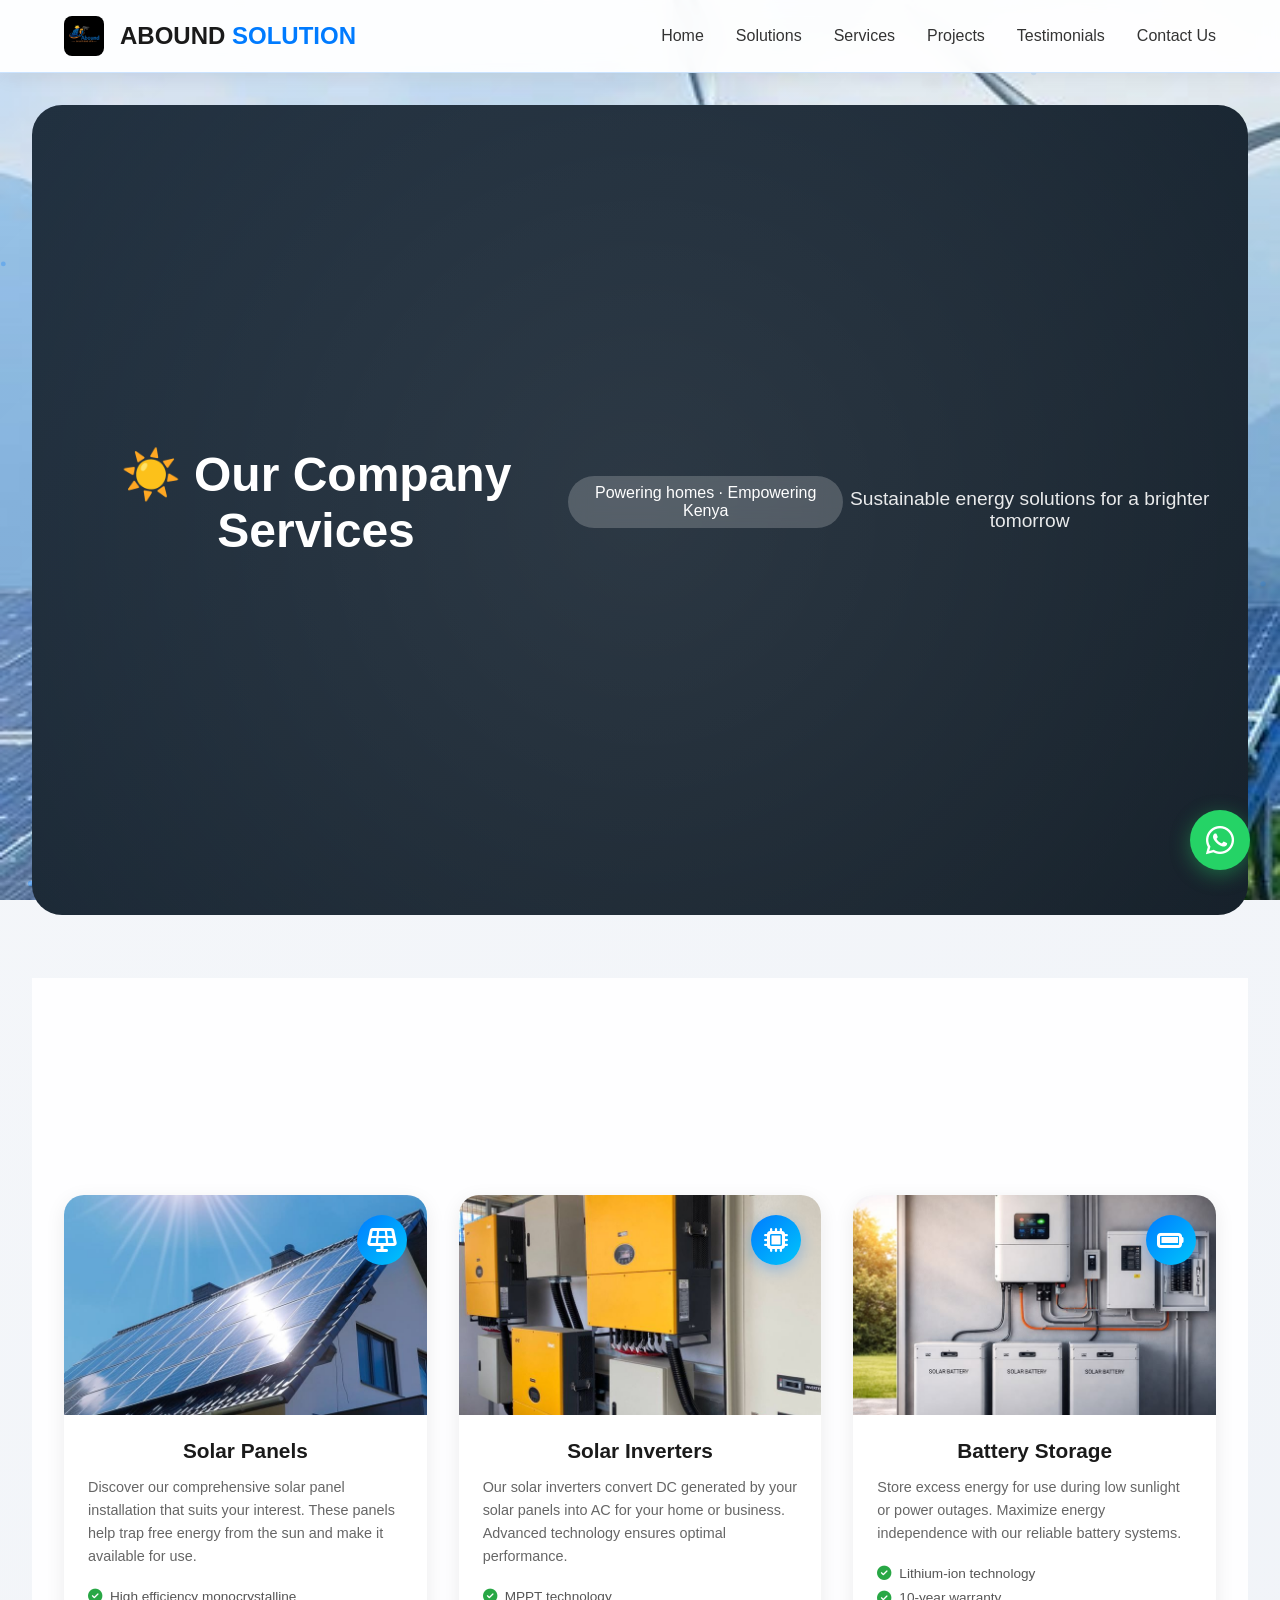
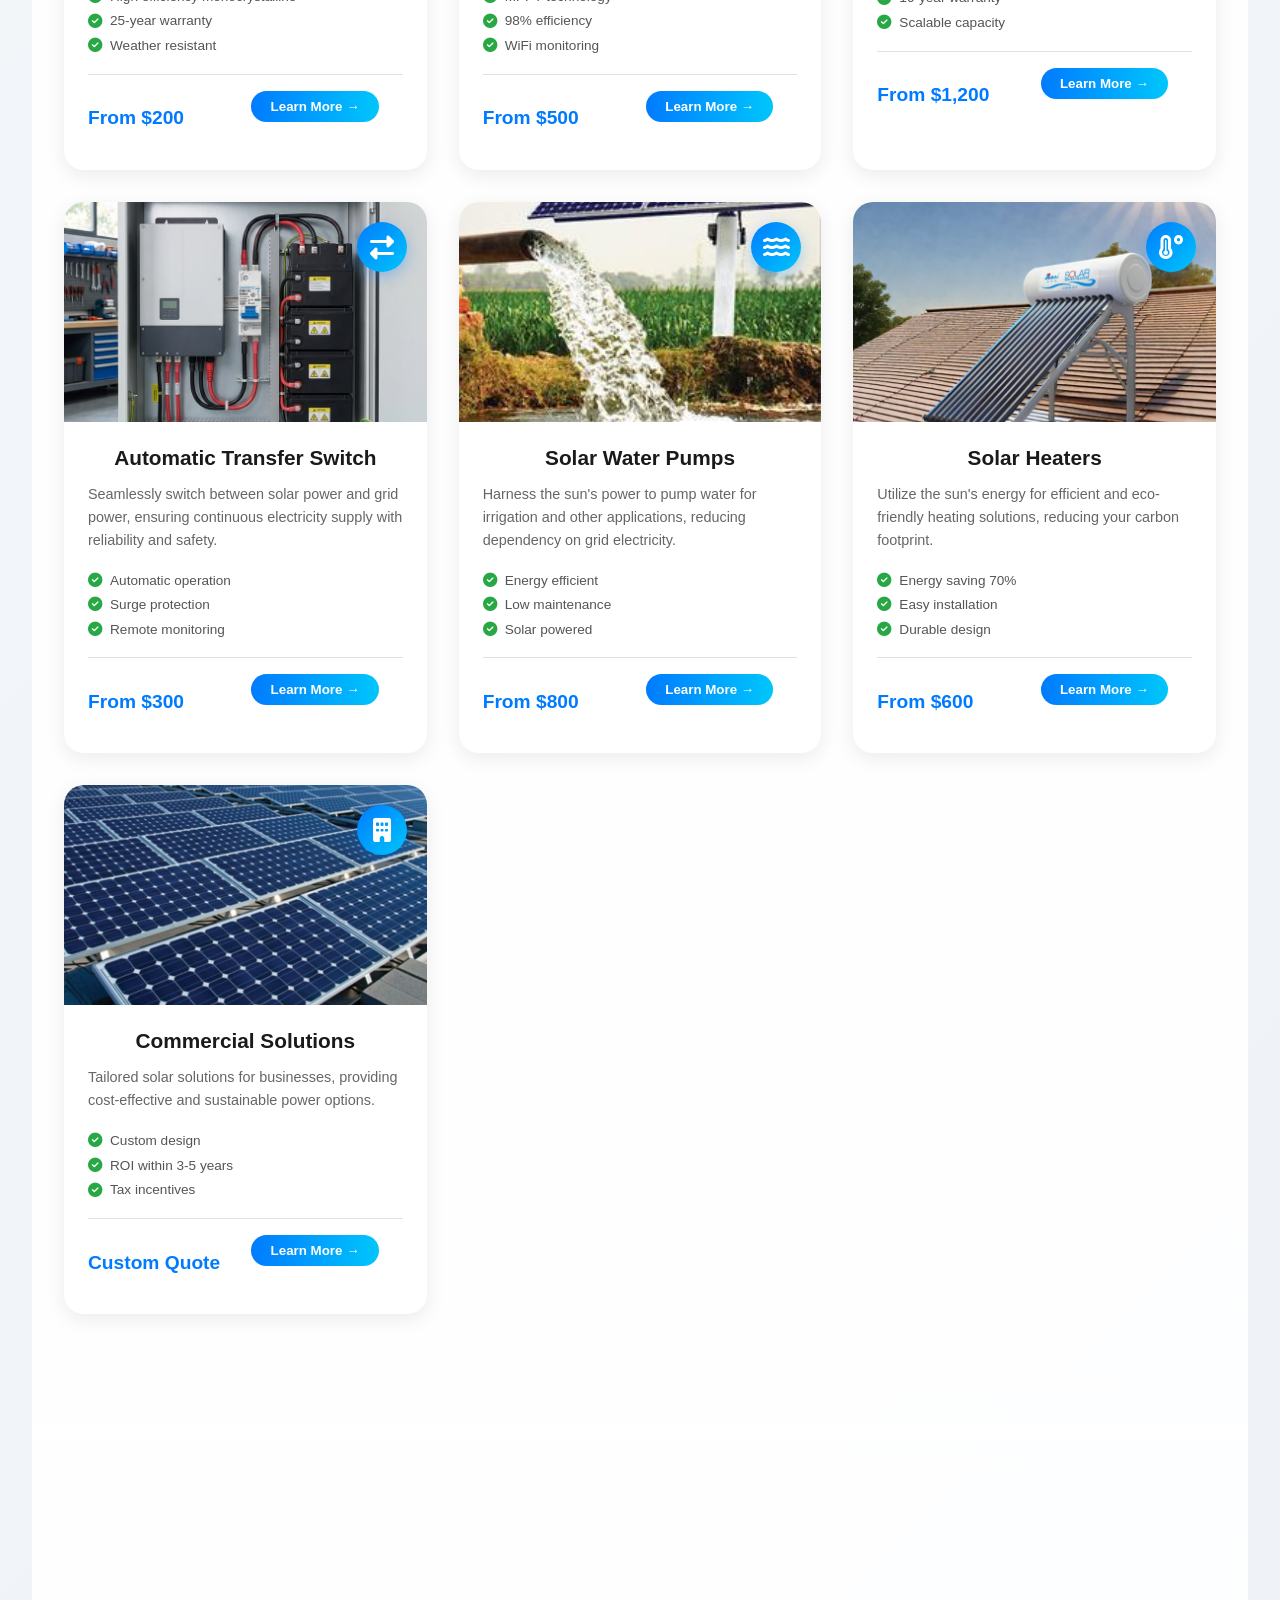
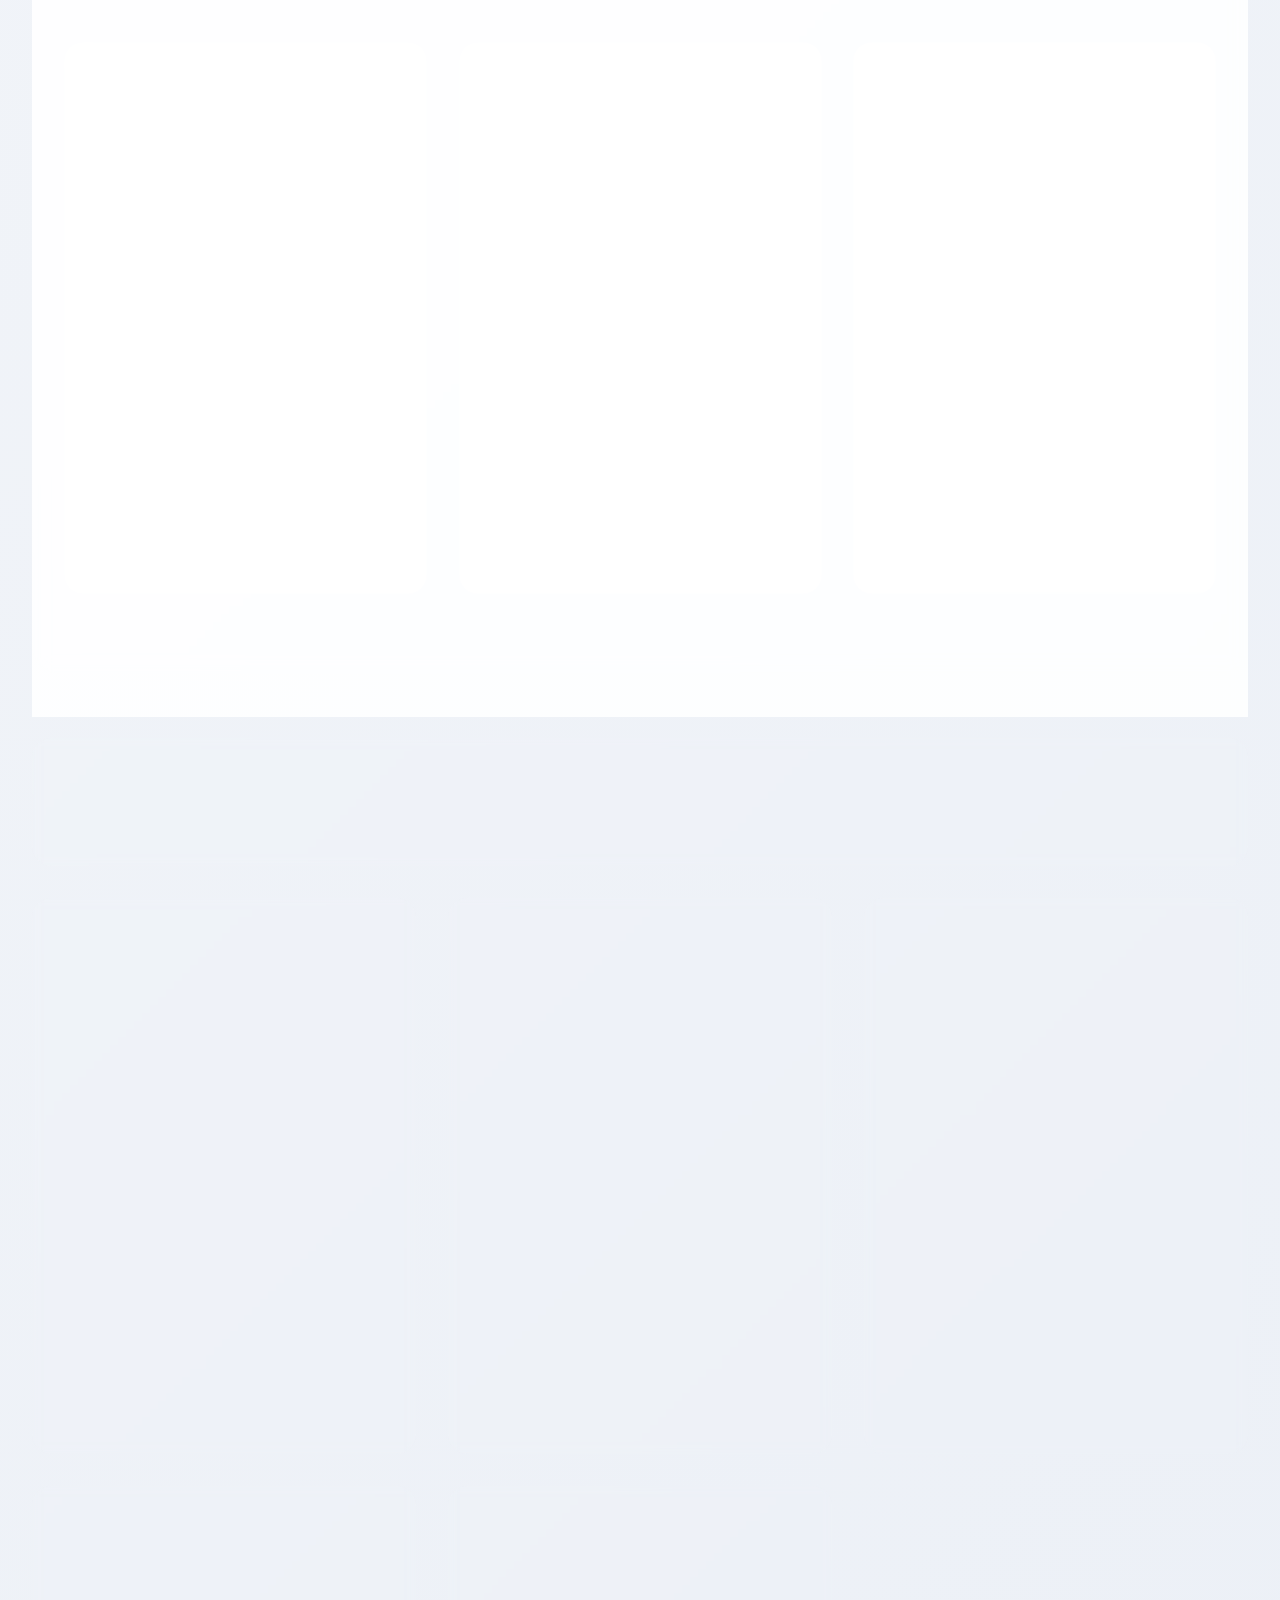
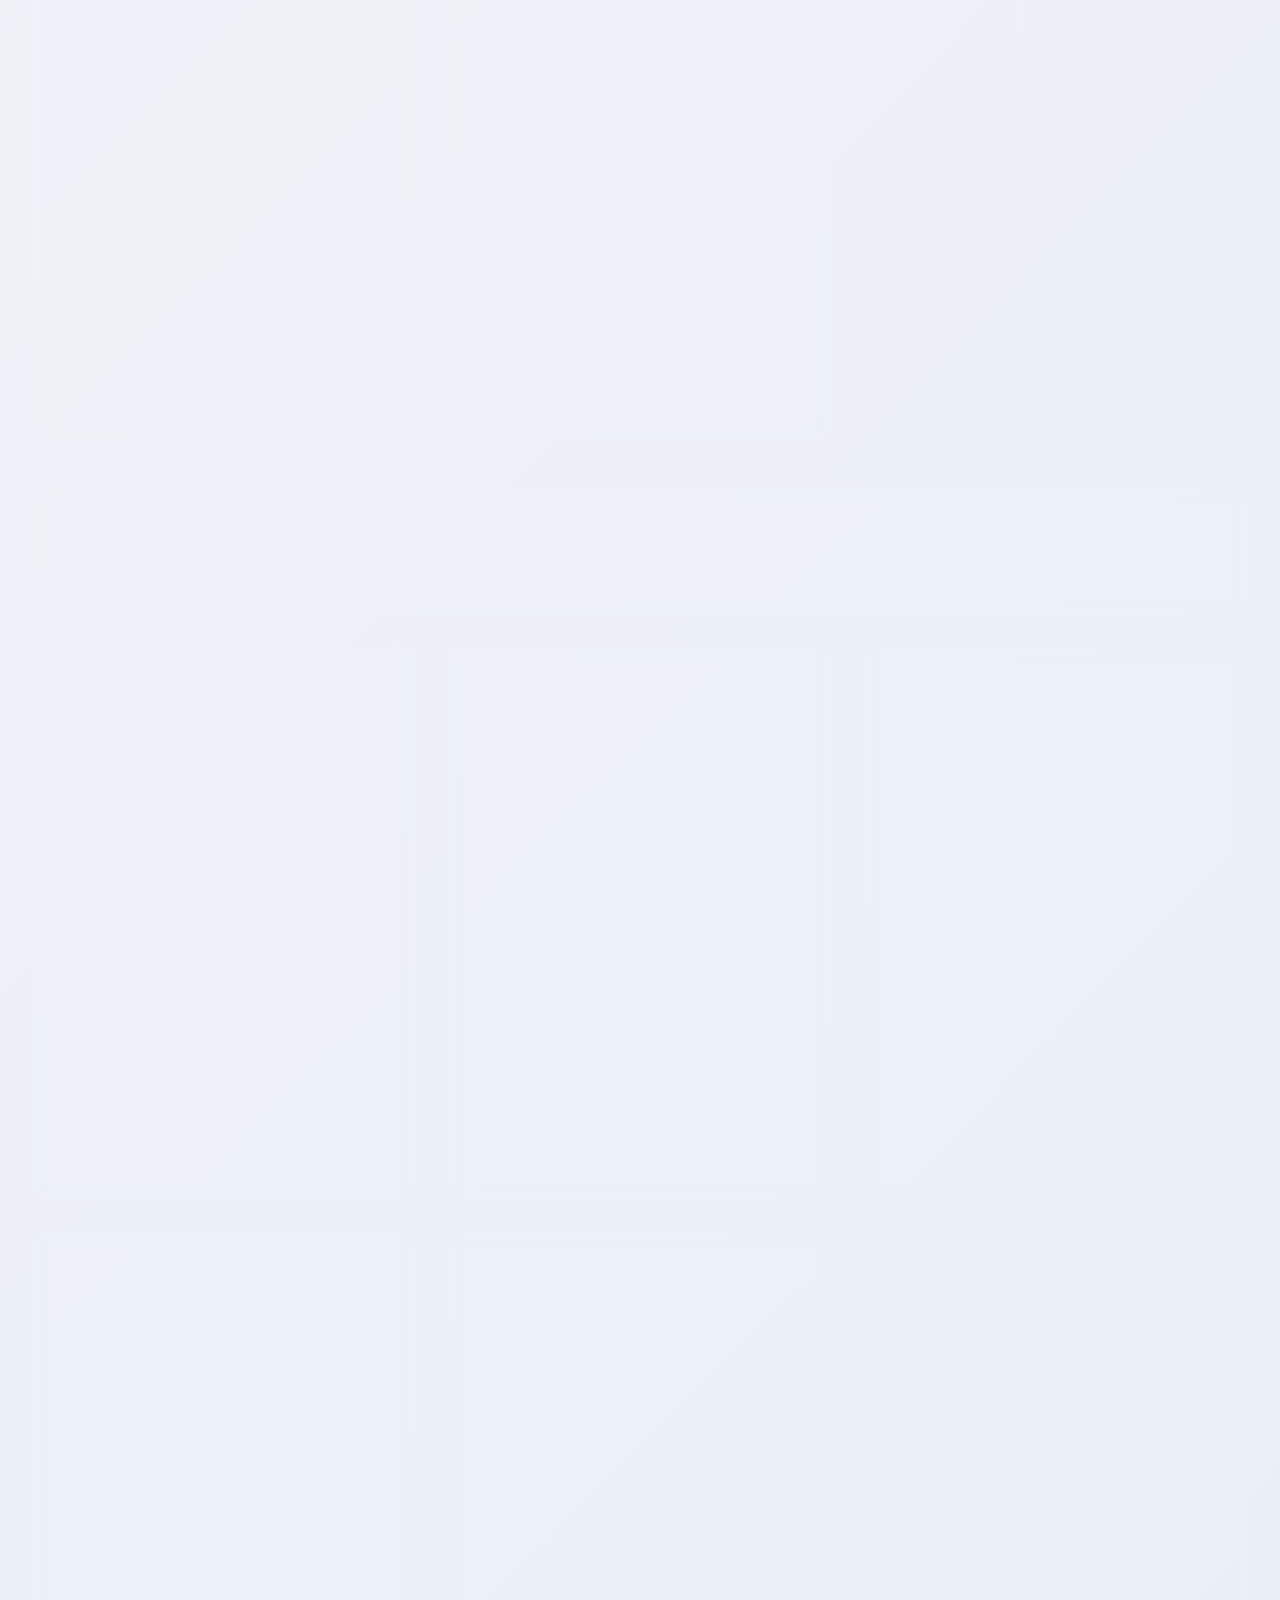
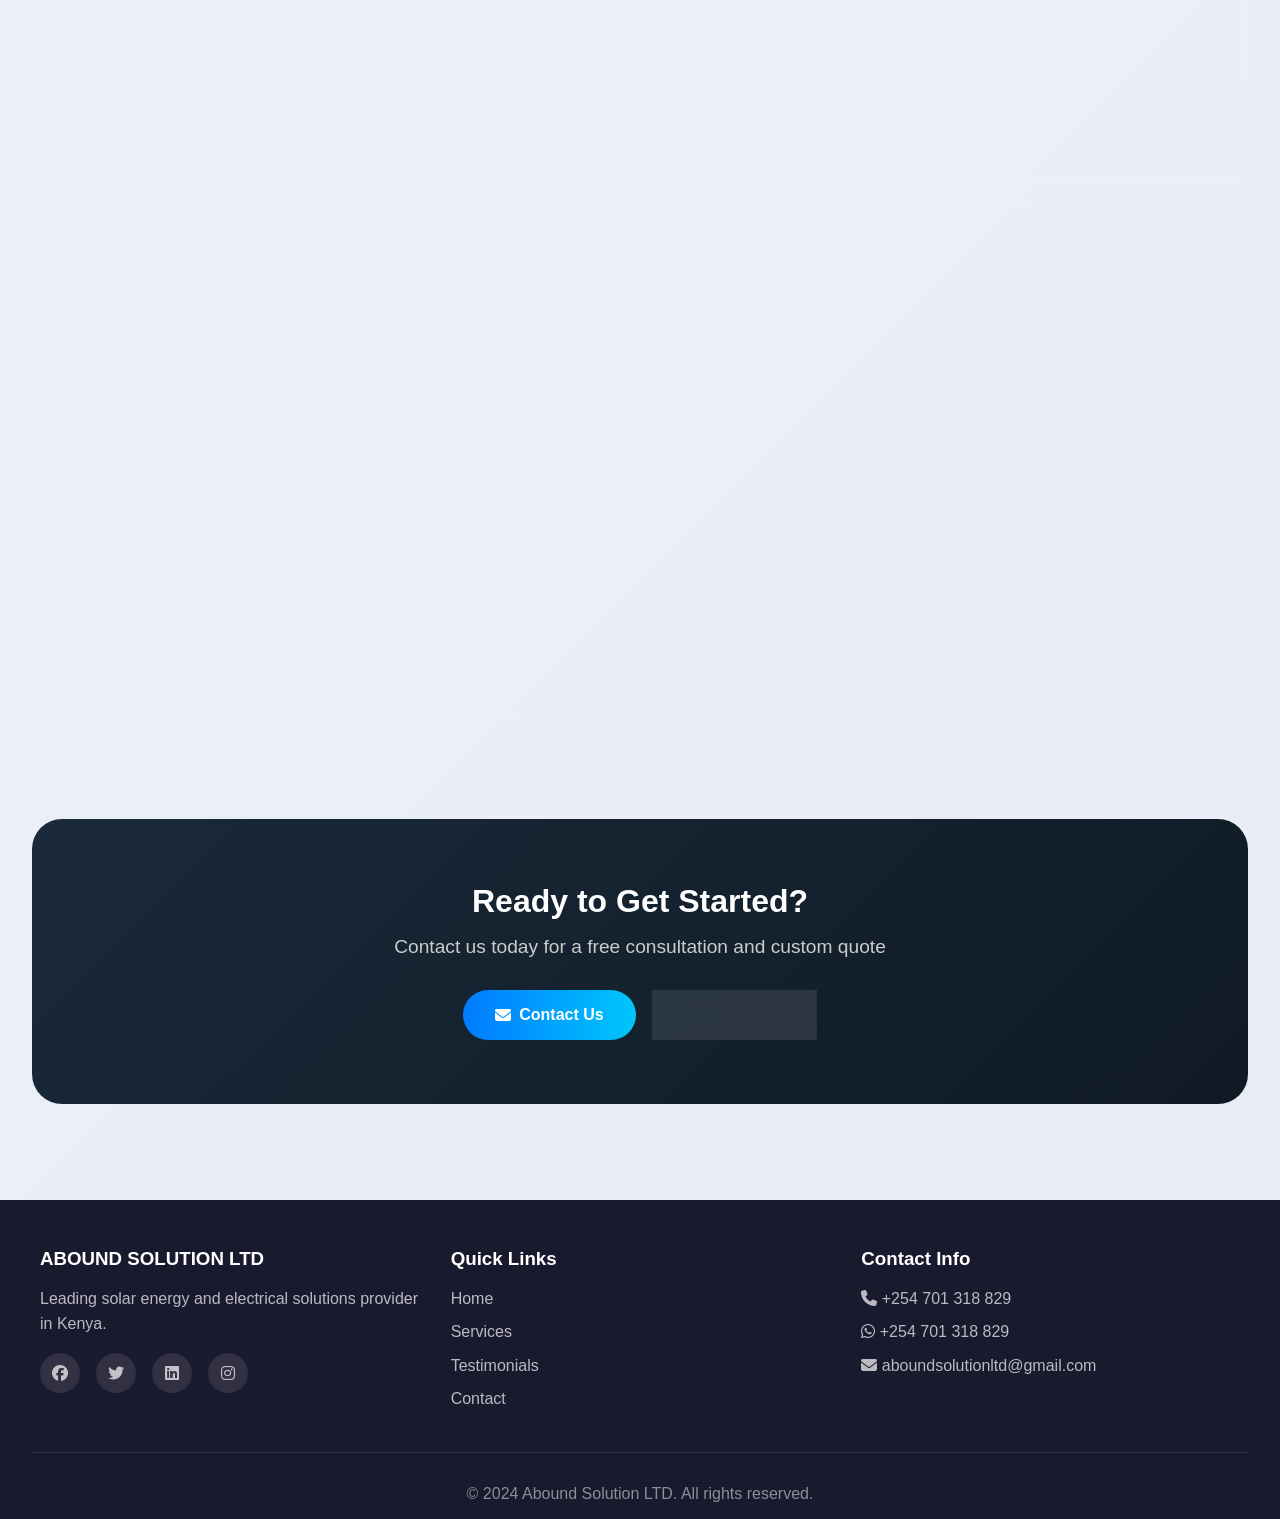
<file: services.html>
<!DOCTYPE html>
<html lang="en">
<head>
    <meta charset="UTF-8">
    <meta name="viewport" content="width=device-width, initial-scale=1.0">
    <title>Our Services - Abound Solution LTD</title>
    <link rel="stylesheet" href="https://cdnjs.cloudflare.com/ajax/libs/font-awesome/6.4.0/css/all.min.css">
    <link rel="stylesheet" href="css/services.css">
    <link href="https://unpkg.com/aos@2.3.1/dist/aos.css" rel="stylesheet">
    <link rel="stylesheet" href="css/style.css">
    <link rel="stylesheet" href="css/services.css">
</head>
<body>

    <canvas id="particleCanvas"></canvas>

    <!-- WhatsApp Float Button -->
    <a href="https://wa.me/254701318829" class="whatsapp-float" target="_blank">
        <i class="fab fa-whatsapp"></i>
    </a>

    <!-- Back to Top Button -->
    <button id="backToTop" class="back-to-top">
        <i class="fas fa-arrow-up"></i>
    </button>

           <!-- Navigation -->
    <nav class="navbar">
        <div class="logo-container">
            <div class="pic_logo">
                <img src="images/WhatsApp Image 2026-05-16 at 7.43.15 AM.jpeg" alt="Abound Solution Logo">
            </div>
            <div class="logo">ABOUND <span>SOLUTION</span></div>
        </div>
        
        <!-- Hamburger Menu Button -->
        <div class="menu-toggle" id="menuToggle">
            <span></span>
            <span></span>
            <span></span>
        </div>
        
        <!-- Desktop Menu (visible on tablet/desktop) -->
        <ul class="desktop-menu">
            <li><a href="index.html">Home</a></li>
            <li><a href="#solutions">Solutions</a></li>
            <li><a href="services.html">Services</a></li>
            <li><a href="project.html">Projects</a></li>
            <li><a href="feedback.html">Testimonials</a></li>
            <li><a href="contacts.html">Contact Us</a></li>
        </ul>
    </nav>

    <!-- Mobile Menu (sliding from left) -->
    <div class="mobile-menu" id="mobileMenu">
        <ul>
            <li><a href="index.html">Home</a></li>
            <li><a href="#solutions">Solutions</a></li>
            <li><a href="services.html">Services</a></li>
            <li><a href="project.html">Projects</a></li>
            <li><a href="feedback.html">Testimonials</a></li>
            <li><a href="contacts.html">Contact Us</a></li>
        </ul>
    </div>

    <!-- Overlay -->
    <div class="menu-overlay" id="menuOverlay"></div>

    <!-- Overlay -->
    <div class="menu-overlay" id="menuOverlay"></div>
<div class="solar-container">
    <!-- Hero Section -->
    <div class="hero" data-aos="fade-down">
        <h1>☀️ Our Company Services</h1>
        <div class="hero-badge">Powering homes · Empowering Kenya</div>
        <p class="hero-subtitle">Sustainable energy solutions for a brighter tomorrow</p>
    </div>

    <main>
        <!-- Solar Solutions Section -->
        <section class="service-section solar-solutions" id="solar-services" data-aos="fade-up">
            <div class="section-header">
                <h2>☀️ Solar Solutions</h2>
                <p>Harness the power of the sun with our comprehensive solar products</p>
                <div class="section-line"></div>
            </div>
            
            <div class="services-grid">
                <!-- Solar Panels -->
                <div class="service-card" id="solar-home" data-aos="zoom-in">
                    <div class="card-icon">
                        <i class="fas fa-solar-panel"></i>
                    </div>
                    <div class="image-wrapper">
                        <img src="/images/674625219226464056.jpg" alt="solar panels" class="service-image">
                        <div class="image-overlay">
                            <span>View Details</span>
                        </div>
                    </div>
                    <div class="card-content">
                        <h3>Solar Panels</h3>
                        <p>Discover our comprehensive solar panel installation that suits your interest. These panels help trap free energy from the sun and make it available for use.</p>
                        <ul class="feature-list">
                            <li><i class="fas fa-check-circle"></i> High efficiency monocrystalline</li>
                            <li><i class="fas fa-check-circle"></i> 25-year warranty</li>
                            <li><i class="fas fa-check-circle"></i> Weather resistant</li>
                        </ul>
                        <div class="card-footer">
                            <span class="price">From $200</span>
                            <button class="btn-learn-more" onclick="showServiceDetails('Solar Panels')">Learn More →</button>
                        </div>
                    </div>
                </div>

                <!-- Solar Inverters -->
                <div class="service-card" data-aos="zoom-in" data-aos-delay="100">
                    <div class="card-icon">
                        <i class="fas fa-microchip"></i>
                    </div>
                    <div class="image-wrapper">
                        <img src="/images/Three on-grid solar inverters BG50KTR from INVT….jpg" alt="solar inverters" class="service-image">
                        <div class="image-overlay">
                            <span>View Details</span>
                        </div>
                    </div>
                    <div class="card-content">
                        <h3>Solar Inverters</h3>
                        <p>Our solar inverters convert DC generated by your solar panels into AC for your home or business. Advanced technology ensures optimal performance.</p>
                        <ul class="feature-list">
                            <li><i class="fas fa-check-circle"></i> MPPT technology</li>
                            <li><i class="fas fa-check-circle"></i> 98% efficiency</li>
                            <li><i class="fas fa-check-circle"></i> WiFi monitoring</li>
                        </ul>
                        <div class="card-footer">
                            <span class="price">From $500</span>
                            <button class="btn-learn-more" onclick="showServiceDetails('Solar Inverters')">Learn More →</button>
                        </div>
                    </div>
                </div>

                <!-- Battery Storage -->
                <div class="service-card" data-aos="zoom-in" data-aos-delay="200">
                    <div class="card-icon">
                        <i class="fas fa-battery-full"></i>
                    </div>
                    <div class="image-wrapper">
                        <img src="/images/Explore complete solar energy systems designed to….jpg" alt="battery storage" class="service-image">
                        <div class="image-overlay">
                            <span>View Details</span>
                        </div>
                    </div>
                    <div class="card-content">
                        <h3>Battery Storage</h3>
                        <p>Store excess energy for use during low sunlight or power outages. Maximize energy independence with our reliable battery systems.</p>
                        <ul class="feature-list">
                            <li><i class="fas fa-check-circle"></i> Lithium-ion technology</li>
                            <li><i class="fas fa-check-circle"></i> 10-year warranty</li>
                            <li><i class="fas fa-check-circle"></i> Scalable capacity</li>
                        </ul>
                        <div class="card-footer">
                            <span class="price">From $1,200</span>
                            <button class="btn-learn-more" onclick="showServiceDetails('Battery Storage')">Learn More →</button>
                        </div>
                    </div>
                </div>

                <!-- Automatic Transfer Switch -->
                <div class="service-card" data-aos="zoom-in" data-aos-delay="300">
                    <div class="card-icon">
                        <i class="fas fa-exchange-alt"></i>
                    </div>
                    <div class="image-wrapper">
                        <img src="/images/DC 80A - 250A 1P Battery Circuit Breaker For Solar….jpg" alt="Automatic Transfer Switch" class="service-image">
                        <div class="image-overlay">
                            <span>View Details</span>
                        </div>
                    </div>
                    <div class="card-content">
                        <h3>Automatic Transfer Switch</h3>
                        <p>Seamlessly switch between solar power and grid power, ensuring continuous electricity supply with reliability and safety.</p>
                        <ul class="feature-list">
                            <li><i class="fas fa-check-circle"></i> Automatic operation</li>
                            <li><i class="fas fa-check-circle"></i> Surge protection</li>
                            <li><i class="fas fa-check-circle"></i> Remote monitoring</li>
                        </ul>
                        <div class="card-footer">
                            <span class="price">From $300</span>
                            <button class="btn-learn-more" onclick="showServiceDetails('Transfer Switch')">Learn More →</button>
                        </div>
                    </div>
                </div>

                <!-- Solar Water Pumps -->
                <div class="service-card" data-aos="zoom-in" data-aos-delay="400">
                    <div class="card-icon">
                        <i class="fas fa-water"></i>
                    </div>
                    <div class="image-wrapper">
                        <img src="/images/The Solar water pumps operates on the source of….jpg" alt="Solar Water Pumps" class="service-image">
                        <div class="image-overlay">
                            <span>View Details</span>
                        </div>
                    </div>
                    <div class="card-content">
                        <h3>Solar Water Pumps</h3>
                        <p>Harness the sun's power to pump water for irrigation and other applications, reducing dependency on grid electricity.</p>
                        <ul class="feature-list">
                            <li><i class="fas fa-check-circle"></i> Energy efficient</li>
                            <li><i class="fas fa-check-circle"></i> Low maintenance</li>
                            <li><i class="fas fa-check-circle"></i> Solar powered</li>
                        </ul>
                        <div class="card-footer">
                            <span class="price">From $800</span>
                            <button class="btn-learn-more" onclick="showServiceDetails('Solar Water Pumps')">Learn More →</button>
                        </div>
                    </div>
                </div>

                <!-- Solar Heaters -->
                <div class="service-card" id="solar-heaters" data-aos="zoom-in" data-aos-delay="500">
                    <div class="card-icon">
                        <i class="fas fa-temperature-high"></i>
                    </div>
                    <div class="image-wrapper">
                        <img src="/images/Welcome to Our Shop__Barang baru….jpg" alt="solar heater" class="service-image">
                        <div class="image-overlay">
                            <span>View Details</span>
                        </div>
                    </div>
                    <div class="card-content" >
                        <h3>Solar Heaters</h3>
                        <p>Utilize the sun's energy for efficient and eco-friendly heating solutions, reducing your carbon footprint.</p>
                        <ul class="feature-list">
                            <li><i class="fas fa-check-circle"></i> Energy saving 70%</li>
                            <li><i class="fas fa-check-circle"></i> Easy installation</li>
                            <li><i class="fas fa-check-circle"></i> Durable design</li>
                        </ul>
                        <div class="card-footer">
                            <span class="price">From $600</span>
                            <button class="btn-learn-more" onclick="showServiceDetails('Solar Heaters')">Learn More →</button>
                        </div>
                    </div>
                </div>

                <!-- Commercial Use -->
                <div class="service-card" data-aos="zoom-in" data-aos-delay="600">
                    <div class="card-icon">
                        <i class="fas fa-building"></i>
                    </div>
                    <div class="image-wrapper">
                        <img src="/images/Hi there!_We put yourself first into….jpg" alt="industrial use" class="service-image">
                        <div class="image-overlay">
                            <span>View Details</span>
                        </div>
                    </div>
                    <div class="card-content">
                        <h3>Commercial Solutions</h3>
                        <p>Tailored solar solutions for businesses, providing cost-effective and sustainable power options.</p>
                        <ul class="feature-list">
                            <li><i class="fas fa-check-circle"></i> Custom design</li>
                            <li><i class="fas fa-check-circle"></i> ROI within 3-5 years</li>
                            <li><i class="fas fa-check-circle"></i> Tax incentives</li>
                        </ul>
                        <div class="card-footer">
                            <span class="price">Custom Quote</span>
                            <button class="btn-learn-more" onclick="showServiceDetails('Commercial Solutions')">Learn More →</button>
                        </div>
                    </div>
                </div>
            </div>
        </section>

        <!-- Security Systems Section -->
        <section class="service-section security-systems" id="security-services" data-aos="fade-up">
            <div class="section-header">
                <h2>🔒 Security Systems</h2>
                <p>Protect what matters most with advanced security solutions</p>
                <div class="section-line"></div>
            </div>
            
            <div class="services-grid">
                <!-- CCTV Installation -->
                <div class="service-card" data-aos="zoom-in">
                    <div class="card-icon">
                        <i class="fas fa-video"></i>
                    </div>
                    <div class="image-wrapper">
                        <img src="/images/COMPLETE CCTV SYSTEM UK SELLER, FULL 1 YEAR….jpg" alt="cctv installation" class="service-image">
                        <div class="image-overlay">
                            <span>View Details</span>
                        </div>
                    </div>
                    <div class="card-content">
                        <h3>CCTV Installation</h3>
                        <p>Comprehensive security solutions with high-quality cameras and advanced monitoring systems.</p>
                        <ul class="feature-list">
                            <li><i class="fas fa-check-circle"></i> 4K Ultra HD</li>
                            <li><i class="fas fa-check-circle"></i> Night vision</li>
                            <li><i class="fas fa-check-circle"></i> Mobile access</li>
                        </ul>
                        <div class="card-footer">
                            <span class="price">From $400</span>
                            <button class="btn-learn-more" onclick="showServiceDetails('CCTV Installation')">Learn More →</button>
                        </div>
                    </div>
                </div>

                <!-- Intercom Systems -->
                <div class="service-card" data-aos="zoom-in" data-aos-delay="100">
                    <div class="card-icon">
                        <i class="fas fa-phone-alt"></i>
                    </div>
                    <div class="image-wrapper">
                        <img src="/images/We present the Spreest video intercom – a simple….jpg" alt="Intercom System" class="service-image">
                        <div class="image-overlay">
                            <span>View Details</span>
                        </div>
                    </div>
                    <div class="card-content">
                        <h3>Intercom Systems</h3>
                        <p>Seamless communication and enhanced security with advanced video intercom solutions.</p>
                        <ul class="feature-list">
                            <li><i class="fas fa-check-circle"></i> Video & audio</li>
                            <li><i class="fas fa-check-circle"></i> Remote unlock</li>
                            <li><i class="fas fa-check-circle"></i> Multi-unit support</li>
                        </ul>
                        <div class="card-footer">
                            <span class="price">From $250</span>
                            <button class="btn-learn-more" onclick="showServiceDetails('Intercom Systems')">Learn More →</button>
                        </div>
                    </div>
                </div>

                <!-- Electric Fences -->
                <div class="service-card" data-aos="zoom-in" data-aos-delay="200">
                    <div class="card-icon">
                        <i class="fas fa-shield-alt"></i>
                    </div>
                    <div class="image-wrapper">
                        <img src="images/Learn how to maintain an electric fence system for….jpg" alt="Electric Fence" class="service-image">
                        <div class="image-overlay">
                            <span>View Details</span>
                        </div>
                    </div>
                    <div class="card-content">
                        <h3>Electric Fences</h3>
                        <p>Effective perimeter security solutions to deter intruders and protect your property.</p>
                        <ul class="feature-list">
                            <li><i class="fas fa-check-circle"></i> Solar powered</li>
                            <li><i class="fas fa-check-circle"></i> Alarm integration</li>
                            <li><i class="fas fa-check-circle"></i> Low maintenance</li>
                        </ul>
                        <div class="card-footer">
                            <span class="price">From $600</span>
                            <button class="btn-learn-more" onclick="showServiceDetails('Electric Fences')">Learn More →</button>
                        </div>
                    </div>
                </div>
            </div>
        </section>

       
              <!-- Electrical Installation Section - Expanded & Properly Arranged -->
<div class="service-category-header" id="electrical-services" data-aos="fade-up">
    <h2 class="category-main-title">⚡ Electrical Installation Services</h2>
    <p>Comprehensive electrical solutions for residential and commercial properties</p>
</div>

<div class="services-grid">
    
    <!-- Main Electrical Installation -->
    <div class="service-card main-service" data-aos="fade-up">
        <div class="card-icon">
            <i class="fas fa-bolt"></i>
        </div>
        <div class="image-wrapper">
            <img src="/images/80924124548820954.jpg" alt="electrical installation" class="service-image">
            <div class="image-overlay">
                <span>View Details</span>
            </div>
        </div>
        <div class="card-content">
            <h3>Electrical Installation</h3>
            <p>Professional electrical services ensuring safe and efficient systems for domestic and commercial applications.</p>
            <ul class="feature-list">
                <li><i class="fas fa-check-circle"></i> Certified electricians</li>
                <li><i class="fas fa-check-circle"></i> Safety compliance</li>
                <li><i class="fas fa-check-circle"></i> Emergency repairs 24/7</li>
            </ul>
            <div class="card-footer">
                <span class="price">From $150</span>
                <button class="btn-learn-more" onclick="showServiceDetails('Electrical Installation')">Learn More →</button>
            </div>
        </div>
    </div>

    <!-- Micro Service 1: Wiring & Rewiring -->
    <div class="service-card micro-service" data-aos="fade-up" data-aos-delay="100">
        <div class="card-icon micro-icon">
            <i class="fas fa-plug"></i>
        </div>
        <div class="image-wrapper">
            <img src="/images/92464598595570340.jpg" alt="Wiring and Rewiring" class="service-image" id="wiring-img">
            <div class="image-overlay">
                <span>View Details</span>
            </div>
        </div>
        <div class="card-content">
            <h3>Wiring & Rewiring</h3>
            <p>Complete electrical wiring and rewiring services for new constructions and renovations.</p>
            <ul class="feature-list">
                <li><i class="fas fa-check-circle"></i> Full house wiring</li>
                <li><i class="fas fa-check-circle"></i> Office & commercial wiring</li>
                <li><i class="fas fa-check-circle"></i> Old wiring replacement</li>
                <li><i class="fas fa-check-circle"></i> Conduit installation</li>
            </ul>
            <div class="card-footer">
                <span class="price">From $200</span>
                <button class="btn-learn-more" onclick="showServiceDetails('Wiring & Rewiring')">Learn More →</button>
            </div>
        </div>
    </div>

    <!-- Micro Service 2: Lighting Installation -->
    <div class="service-card micro-service" data-aos="fade-up" data-aos-delay="200">
        <div class="card-icon micro-icon">
            <i class="fas fa-lightbulb"></i>
        </div>
        <div class="image-wrapper">
            <img src="/images/7177680652124473.jpg" alt="Lighting Installation" class="service-image" id="lighting-img">
            <div class="image-overlay">
                <span>View Details</span>
            </div>
        </div>
        <div class="card-content">
            <h3>Lighting Installation</h3>
            <p>Professional lighting solutions for homes, offices, and outdoor spaces.</p>
            <ul class="feature-list">
                <li><i class="fas fa-check-circle"></i> LED lighting systems</li>
                <li><i class="fas fa-check-circle"></i> Landscape lighting</li>
                <li><i class="fas fa-check-circle"></i> Smart lighting control</li>
                <li><i class="fas fa-check-circle"></i> Security lighting</li>
            </ul>
            <div class="card-footer">
                <span class="price">From $100</span>
                <button class="btn-learn-more" onclick="showServiceDetails('Lighting Installation')">Learn More →</button>
            </div>
        </div>
    </div>

    <!-- Micro Service 3: Panel Upgrades -->
    <div class="service-card micro-service" data-aos="fade-up" data-aos-delay="300">
        <div class="card-icon micro-icon">
            <i class="fas fa-tachometer-alt"></i>
        </div>
        <div class="image-wrapper">
            <img src="/images/Upgrade Your Home Lighting with Smart Control….jpg" alt="Panel Upgrades" class="service-image" id="panel-img">
            <div class="image-overlay">
                <span>View Details</span>
            </div>
        </div>
        <div class="card-content">
            <h3>Breaker Panel Upgrades</h3>
            <p>Upgrade your electrical panel for increased capacity and safety.</p>
            <ul class="feature-list">
                <li><i class="fas fa-check-circle"></i> 100A to 200A upgrades</li>
                <li><i class="fas fa-check-circle"></i> Circuit breaker replacement</li>
                <li><i class="fas fa-check-circle"></i> Surge protection</li>
                <li><i class="fas fa-check-circle"></i> Code compliance</li>
            </ul>
            <div class="card-footer">
                <span class="price">From $350</span>
                <button class="btn-learn-more" onclick="showServiceDetails('Panel Upgrades')">Learn More →</button>
            </div>
        </div>
    </div>

    <!-- Micro Service 4: Appliance Installation -->
    <div class="service-card micro-service" data-aos="fade-up" data-aos-delay="400">
        <div class="card-icon micro-icon">
            <i class="fas fa-micro-wave"></i>
        </div>
        <div class="image-wrapper">
            <img src="/images/Range Hood for Kitchen Household Kitchen Hood Side….jpg" alt="Appliance Installation" class="service-image" id="appliance-img">
            <div class="image-overlay">
                <span>View Details</span>
            </div>
        </div>
        <div class="card-content">
            <h3>Appliance Installation</h3>
            <p>Professional installation of all electrical appliances.</p>
            <ul class="feature-list">
                <li><i class="fas fa-check-circle"></i> Water heaters</li>
                <li><i class="fas fa-check-circle"></i> Air conditioners</li>
                <li><i class="fas fa-check-circle"></i> Ovens & cooktops</li>
                <li><i class="fas fa-check-circle"></i> Exhaust fans</li>
            </ul>
            <div class="card-footer">
                <span class="price">From $80</span>
                <button class="btn-learn-more" onclick="showServiceDetails('Appliance Installation')">Learn More →</button>
            </div>
        </div>
    </div>
</div>

<!-- Gate Installation Section - Expanded & Properly Arranged -->
<div class="service-category-header" id="gating-services" data-aos="fade-up">
    <h2 class="category-main-title">🚪 Gate & Access Control Solutions</h2>
    <p>Secure, stylish, and automated gate systems with integrated security features</p>
</div>

<div class="services-grid">
    
    <!-- Main Gate Installation -->
    <div class="service-card main-service" data-aos="fade-up">
        <div class="card-icon">
            <i class="fas fa-door-open"></i>
        </div>
        <div class="image-wrapper">
            <img src="/images/Without Racks 1300LBS Automatic Sliding Gate….jpg" alt="gate installation" class="service-image" id="gate-main-img">
            <div class="image-overlay">
                <span>View Details</span>
            </div>
        </div>
        <div class="card-content">
            <h3>Gate Installation</h3>
            <p>Secure and stylish access solutions with automatic gate systems for your property.</p>
            <ul class="feature-list">
                <li><i class="fas fa-check-circle"></i> Automatic operation</li>
                <li><i class="fas fa-check-circle"></i> Remote control access</li>
                <li><i class="fas fa-check-circle"></i> Solar compatible systems</li>
            </ul>
            <div class="card-footer">
                <span class="price">From $1,500</span>
                <button class="btn-learn-more" onclick="showServiceDetails('Gate Installation')">Learn More →</button>
            </div>
        </div>
    </div>

    <!-- Micro Service 1: Sliding Gates -->
    <div class="service-card micro-service" data-aos="fade-up" data-aos-delay="100">
        <div class="card-icon micro-icon">
            <i class="fas fa-arrows-alt-h"></i>
        </div>
        <div class="image-wrapper">
            <img src="/images/Ouvre-porte coulissant automatique à énergie….jpg" alt="Sliding Gates" class="service-image" id="sliding-img">
            <div class="image-overlay">
                <span>View Details</span>
            </div>
        </div>
        <div class="card-content">
            <h3>Sliding Gate Systems</h3>
            <p>Space-saving automatic sliding gates for residential and commercial properties.</p>
            <ul class="feature-list">
                <li><i class="fas fa-check-circle"></i> Heavy-duty tracks</li>
                <li><i class="fas fa-check-circle"></i> 1300LBS capacity</li>
                <li><i class="fas fa-check-circle"></i> Remote & keypad access</li>
                <li><i class="fas fa-check-circle"></i> Safety sensors included</li>
            </ul>
            <div class="card-footer">
                <span class="price">From $1,800</span>
                <button class="btn-learn-more" onclick="showServiceDetails('Sliding Gates')">Learn More →</button>
            </div>
        </div>
    </div>

    <!-- Micro Service 2: Swing Gates -->
    <div class="service-card micro-service" data-aos="fade-up" data-aos-delay="200">
        <div class="card-icon micro-icon">
            <i class="fas fa-exchange-alt"></i>
        </div>
        <div class="image-wrapper">
            <img src="/images/Secure your driveway with this Readymade Aluminium….jpg" alt="Swing Gates" class="service-image" id="swing-img">
            <div class="image-overlay">
                <span>View Details</span>
            </div>
        </div>
        <div class="card-content">
            <h3>Swing Gate Automation</h3>
            <p>Elegant swing gate systems with powerful automated openers.</p>
            <ul class="feature-list">
                <li><i class="fas fa-check-circle"></i> Single & dual swing options</li>
                <li><i class="fas fa-check-circle"></i> Solar-powered operators</li>
                <li><i class="fas fa-check-circle"></i> Battery backup included</li>
                <li><i class="fas fa-check-circle"></i> Remote control access</li>
            </ul>
            <div class="card-footer">
                <span class="price">From $1,200</span>
                <button class="btn-learn-more" onclick="showServiceDetails('Swing Gates')">Learn More →</button>
            </div>
        </div>
    </div>

    <!-- Micro Service 3: Boom Barriers -->
    <div class="service-card micro-service" data-aos="fade-up" data-aos-delay="300">
        <div class="card-icon micro-icon">
            <i class="fas fa-grip-lines"></i>
        </div>
        <div class="image-wrapper">
            <img src="/images/Safety barriers are integral to every car park….jpg" alt="Boom Barriers" class="service-image" id="boom-img">
            <div class="image-overlay">
                <span>View Details</span>
            </div>
        </div>
        <div class="card-content">
            <h3>Boom Barriers</h3>
            <p>Professional boom barrier systems for parking lots and restricted areas.</p>
            <ul class="feature-list">
                <li><i class="fas fa-check-circle"></i> Automatic rising arm</li>
                <li><i class="fas fa-check-circle"></i> RFID card access</li>
                <li><i class="fas fa-check-circle"></i> License plate recognition</li>
                <li><i class="fas fa-check-circle"></i> Solar compatible</li>
            </ul>
            <div class="card-footer">
                <span class="price">From $900</span>
                <button class="btn-learn-more" onclick="showServiceDetails('Boom Barriers')">Learn More →</button>
            </div>
        </div>
    </div>

    <!-- Micro Service 4: Access Control Systems -->
    <div class="service-card micro-service" data-aos="fade-up" data-aos-delay="400">
        <div class="card-icon micro-icon">
            <i class="fas fa-fingerprint"></i>
        </div>
        <div class="image-wrapper">
            <img src="/images/Dash Symons - Brisbane intercom systems, Gold….jpg" alt="Access Control" class="service-image" id="access-img">
            <div class="image-overlay">
                <span>View Details</span>
            </div>
        </div>
        <div class="card-content">
            <h3>Access Control Systems</h3>
            <p>Advanced security with biometric and card-based access solutions.</p>
            <ul class="feature-list">
                <li><i class="fas fa-check-circle"></i> Fingerprint scanners</li>
                <li><i class="fas fa-check-circle"></i> PIN code keypads</li>
                <li><i class="fas fa-check-circle"></i> RFID card readers</li>
                <li><i class="fas fa-check-circle"></i> Mobile app integration</li>
            </ul>
            <div class="card-footer">
                <span class="price">From $400</span>
                <button class="btn-learn-more" onclick="showServiceDetails('Access Control')">Learn More →</button>
            </div>
        </div>
    </div>

    <!-- Micro Service 5: CCTV Integration with Gates -->
    <div class="service-card micro-service" data-aos="fade-up" data-aos-delay="500">
        <div class="card-icon micro-icon">
            <i class="fas fa-video"></i>
        </div>
        <div class="image-wrapper">
            <img src="/images/COMPLETE CCTV SYSTEM UK SELLER, FULL 1 YEAR….jpg" alt="CCTV Integration" class="service-image" id="cctv-gate-img">
            <div class="image-overlay">
                <span>View Details</span>
            </div>
        </div>
        <div class="card-content">
            <h3>CCTV & Gate Integration</h3>
            <p>Complete security solution combining gate access with CCTV surveillance.</p>
            <ul class="feature-list">
                <li><i class="fas fa-check-circle"></i> Camera-gate interlock</li>
                <li><i class="fas fa-check-circle"></i> Visitor photo capture</li>
                <li><i class="fas fa-check-circle"></i> Remote monitoring</li>
                <li><i class="fas fa-check-circle"></i> 24/7 recording</li>
            </ul>
            <div class="card-footer">
                <span class="price">From $650</span>
                <button class="btn-learn-more" onclick="showServiceDetails('CCTV Integration')">Learn More →</button>
            </div>
        </div>
    </div>

    <!-- Micro Service 6: Intercom Systems for Gates -->
    <div class="service-card micro-service" data-aos="fade-up" data-aos-delay="600">
        <div class="card-icon micro-icon">
            <i class="fas fa-phone-volume"></i>
        </div>
        <div class="image-wrapper">
            <img src="/images/We present the Spreest video intercom – a simple….jpg" alt="Gate Intercom" class="service-image" id="intercom-img">
            <div class="image-overlay">
                <span>View Details</span>
            </div>
        </div>
        <div class="card-content">
            <h3>Gate Intercom Systems</h3>
            <p>Two-way communication systems for secure gate access management.</p>
            <ul class="feature-list">
                <li><i class="fas fa-check-circle"></i> Audio/video intercom</li>
                <li><i class="fas fa-check-circle"></i> Remote gate release</li>
                <li><i class="fas fa-check-circle"></i> Mobile app control</li>
                <li><i class="fas fa-check-circle"></i> Multi-tenant support</li>
            </ul>
            <div class="card-footer">
                <span class="price">From $300</span>
                <button class="btn-learn-more" onclick="showServiceDetails('Gate Intercom')">Learn More →</button>
            </div>
        </div>
    </div>
</div>

        <!-- Call to Action Section -->
        <section class="cta-section" data-aos="fade-up">
            <div class="cta-content">
                <h2>Ready to Get Started?</h2>
                <p>Contact us today for a free consultation and custom quote</p>
                <div class="cta-buttons">
                    <a href="#contact" class="btn-primary"><i class="fas fa-envelope"></i> Contact Us</a>
                    <a href="https://wa.me/254701318829" class="btn-secondary"><i class="fab fa-whatsapp"></i> WhatsApp</a>
                </div>
            </div>
        </section>
    </main>
</div>
 <!-- Footer -->
    <footer class="footer">
        <div class="footer-content">
            <div class="footer-section">
                <h3>ABOUND SOLUTION LTD</h3>
                <p>Leading solar energy and electrical solutions provider in Kenya.</p>
                <div class="social-links">
                    <a href="#"><i class="fab fa-facebook"></i></a>
                    <a href="#"><i class="fab fa-twitter"></i></a>
                    <a href="#"><i class="fab fa-linkedin"></i></a>
                    <a href="#"><i class="fab fa-instagram"></i></a>
                </div>
            </div>
            <div class="footer-section">
                <h3>Quick Links</h3>
                <p><a href="index.html">Home</a></p>
                <p><a href="services.html">Services</a></p>
                <p><a href="feedback.html">Testimonials</a></p>
                <p><a href="contacts.html">Contact</a></p>
            </div>
            <div class="footer-section">
                <h3>Contact Info</h3>
                <p><i class="fas fa-phone"></i> +254 701 318 829</p>
                <p><i class="fab fa-whatsapp"></i> +254 701 318 829</p>
                <p><i class="fas fa-envelope"></i> aboundsolutionltd@gmail.com</p>
            </div>
        </div>
        <div class="footer-bottom">
            <p>&copy; 2024 Abound Solution LTD. All rights reserved.</p>
        </div>
    </footer>

<!-- Service Details Modal -->
<div id="serviceModal" class="modal">
    <div class="modal-content">
        <span class="close-modal">&times;</span>
        <div id="modalBody"></div>
    </div>
</div>


<script src="https://unpkg.com/aos@2.3.1/dist/aos.js"></script>
<script src="js/example.js"></script>

</body>
</html>
</file>
<file: css/style.css>
/* Reset & Base Styles */
* {
    margin: 0;
    padding: 0;
    box-sizing: border-box;
}

.navbar {
    display: flex;
    justify-content: space-between;
    align-items: center;
    padding: 1rem 2rem;
    background: #ffffff;
    box-shadow: 0 2px 10px rgba(0, 0, 0, 0.1);
    position: sticky;
    top: 0;
    z-index: 1000;
}

/* Logo Container */
.pic_logo {
    display: flex;
    align-items: center;
}

.pic_logo img {
    width: 50px;
    height: 50px;
    object-fit: cover;
    border-radius: 8px;
    transition: transform 0.3s ease;
}

.pic_logo img:hover {
    transform: scale(1.05);
}

/* Text Logo */
.logo {
    font-size: 1.5rem;
    font-weight: 700;
    color: #1a1a1a;
    margin-left: 0.5rem;
}

.logo span {
    color: #007bff;
}

/* Navigation Links */
.nav-links {
    display: flex;
    list-style: none;
    gap: 2rem;
}

.nav-links li a {
    text-decoration: none;
    color: #333;
    font-weight: 500;
    transition: color 0.3s ease;
    font-size: 1rem;
}

.nav-links li a:hover {
    color: #007bff;
}

/* Mobile Menu Button */
.burger {
    display: none;
    cursor: pointer;
}

.burger div {
    width: 25px;
    height: 3px;
    background-color: #333;
    margin: 5px;
    transition: all 0.3s ease;
}

/* Responsive Design */
@media screen and (max-width: 768px) {
    .nav-links {
        position: fixed;
        right: -100%;
        top: 70px;
        flex-direction: column;
        background-color: white;
        width: 100%;
        text-align: center;
        transition: 0.3s;
        box-shadow: 0 10px 27px rgba(0,0,0,0.05);
        padding: 2rem 0;
        gap: 1.5rem;
    }

    .nav-links.active {
        right: 0;
    }

    .burger {
        display: block;
    }
}
/* Hero Section */
.hero {
    position: relative;
    background-image: url('/images/sunset-nature-provides-renewable-energy-through-solar-power-generated-by-ai.jpg');
    background-size: cover;
    background-position: center;
    background-repeat: no-repeat;
    background-attachment: fixed; /* Parallax effect */
    min-height: 90vh;
    display: flex;
    justify-content: center;
    align-items: center;
    text-align: center;
    margin-top: 0; /* Remove margin-top, let navbar handle spacing */
}

/* Dark Overlay for better text readability */
.hero-overlay {
    position: absolute;
    top: 0;
    left: 0;
    width: 100%;
    height: 100%;
    background: linear-gradient(
        135deg,
        rgba(0, 0, 0, 0.7) 0%,
        rgba(0, 0, 0, 0.5) 100%
    );
    z-index: 1;
}

/* Hero Content */
.hero-content {
    position: relative;
    z-index: 2;
    color: #ffffff;
    max-width: 800px;
    padding: 2rem;
    animation: fadeInUp 1s ease-out;
}

.hero-content h1 {
    font-size: 3.5rem;
    font-weight: 700;
    margin-bottom: 1rem;
    letter-spacing: 2px;
    text-transform: uppercase;
    text-shadow: 2px 2px 4px rgba(0, 0, 0, 0.3);
}

.hero-content p {
    font-size: 1.5rem;
    font-weight: 300;
    margin-bottom: 2rem;
    text-shadow: 1px 1px 2px rgba(0, 0, 0, 0.3);
}

/* Optional CTA Button */
.hero-content .cta-button {
    display: inline-block;
    padding: 12px 30px;
    background-color: #007bff;
    color: white;
    text-decoration: none;
    border-radius: 50px;
    font-weight: 600;
    transition: all 0.3s ease;
    border: 2px solid transparent;
}

.hero-content .cta-button:hover {
    background-color: transparent;
    border-color: #007bff;
    transform: translateY(-3px);
}

/* Animations */
@keyframes fadeInUp {
    from {
        opacity: 0;
        transform: translateY(30px);
    }
    to {
        opacity: 1;
        transform: translateY(0);
    }
}

/* Responsive Design */
@media screen and (max-width: 768px) {
    .hero {
        min-height: 70vh;
        background-attachment: scroll; /* Disable parallax on mobile */
    }

    .hero-content h1 {
        font-size: 2rem;
    }

    .hero-content p {
        font-size: 1.2rem;
    }
}

@media screen and (max-width: 480px) {
    .hero-content h1 {
        font-size: 1.5rem;
    }

    .hero-content p {
        font-size: 1rem;
    }
}
.navbar {
    transition: all 0.3s ease;
    background: rgba(255, 255, 255, 0.95);
}

.navbar.scrolled {
    background: #ffffff;
    box-shadow: 0 2px 20px rgba(0, 0, 0, 0.1);
    padding: 0.5rem 2rem;
}
/* Intro Section */
.intro {
    padding: 5rem 2rem;
    background: linear-gradient(135deg, #f5f7fa 0%, #ffffff 100%);
    text-align: center;
    position: relative;
}

/* Container for content width control */
.container {
    max-width: 900px;
    margin: 0 auto;
    padding: 0 1rem;
}

/* Main Heading */
.intro h2 {
    font-size: 2.5rem;
    color: #1a1a1a;
    margin-bottom: 1.5rem;
    font-weight: 700;
    position: relative;
    display: inline-block;
}

/* Underline effect for heading */
.intro h2::after {
    content: '';
    position: absolute;
    bottom: -10px;
    left: 50%;
    transform: translateX(-50%);
    width: 60px;
    height: 3px;
    background: #007bff;
    border-radius: 2px;
}

/* Icon styling */
.intro h2 i {
    color: #ffa500;
    font-size: 2rem;
    margin-left: 10px;
    animation: rotateSun 10s linear infinite;
}

/* Paragraph styling */
.intro p {
    font-size: 1.2rem;
    line-height: 1.8;
    color: #555;
    margin-top: 2rem;
    max-width: 800px;
    margin-left: auto;
    margin-right: auto;
}

/* Strong text highlight */
.intro p strong {
    color: #007bff;
    font-weight: 700;
    position: relative;
    display: inline-block;
}

/* Optional decorative element */
.intro::before {
    content: '';
    position: absolute;
    top: 0;
    left: 0;
    right: 0;
    height: 4px;
    background: linear-gradient(90deg, #007bff, #00c6fb, #007bff);
}

/* Animations */
@keyframes rotateSun {
    from {
        transform: rotate(0deg);
    }
    to {
        transform: rotate(360deg);
    }
}

/* Hover effect on icon */
.intro h2:hover i {
    animation: rotateSun 1s linear;
    color: #ff8c00;
}

/* Responsive Design */
@media screen and (max-width: 768px) {
    .intro {
        padding: 3rem 1rem;
    }

    .intro h2 {
        font-size: 1.8rem;
    }

    .intro h2 i {
        font-size: 1.5rem;
    }

    .intro p {
        font-size: 1rem;
        line-height: 1.6;
    }
}

@media screen and (max-width: 480px) {
    .intro h2 {
        font-size: 1.5rem;
    }
}
/* Features section (optional addition) */
.features {
    display: flex;
    justify-content: center;
    gap: 2rem;
    margin-top: 3rem;
    flex-wrap: wrap;
}

.feature-item {
    display: flex;
    align-items: center;
    gap: 0.5rem;
    padding: 0.8rem 1.5rem;
    background: white;
    border-radius: 50px;
    box-shadow: 0 2px 10px rgba(0, 0, 0, 0.05);
    transition: transform 0.3s ease, box-shadow 0.3s ease;
}

.feature-item:hover {
    transform: translateY(-5px);
    box-shadow: 0 5px 20px rgba(0, 0, 0, 0.1);
}

.feature-item i {
    color: #007bff;
    font-size: 1.2rem;
}

.feature-item span {
    color: #333;
    font-weight: 500;
}

@media screen and (max-width: 768px) {
    .features {
        gap: 1rem;
    }
    
    .feature-item {
        padding: 0.6rem 1rem;
        font-size: 0.9rem;
    }
}

@media screen and (max-width: 480px) {
    .features {
        flex-direction: column;
        align-items: center;
    }
    
    .feature-item {
        width: 100%;
        justify-content: center;
    }
}
/* Intro Section as Company Card */
.intro {
    padding: 4rem 2rem;
    background: linear-gradient(135deg, #f8f9fa 0%, #e9ecef 100%);
    position: relative;
}

.container {
    max-width: 1200px;
    margin: 0 auto;
}

/* Company Card Design */
.intro {
    display: flex;
    justify-content: center;
    align-items: center;
}

.intro .container {
    background: white;
    border-radius: 20px;
    box-shadow: 0 20px 40px rgba(0, 0, 0, 0.1);
    padding: 3rem;
    max-width: 1000px;
    transition: transform 0.3s ease, box-shadow 0.3s ease;
    position: relative;
    overflow: hidden;
}

/* Hover effect for card */
.intro .container:hover {
    transform: translateY(-5px);
    box-shadow: 0 30px 50px rgba(0, 0, 0, 0.15);
}

/* Decorative border accent */
.intro .container::before {
    content: '';
    position: absolute;
    top: 0;
    left: 0;
    width: 100%;
    height: 5px;
    background: linear-gradient(90deg, #007bff, #00c6fb, #f39c12, #007bff);
    background-size: 300% 100%;
    animation: gradientShift 3s ease infinite;
}

@keyframes gradientShift {
    0% {
        background-position: 0% 50%;
    }
    50% {
        background-position: 100% 50%;
    }
    100% {
        background-position: 0% 50%;
    }
}

/* Logo Image Styling */
.intro-image {
    display: block;
    width: 120px;
    height: 120px;
    margin: 0 auto 2rem auto;
    border-radius: 50%;
    object-fit: cover;
    border: 4px solid #007bff;
    padding: 5px;
    background: white;
    box-shadow: 0 5px 15px rgba(0, 123, 255, 0.2);
    transition: all 0.3s ease;
}

.intro-image:hover {
    transform: scale(1.05);
    border-color: #f39c12;
    box-shadow: 0 8px 25px rgba(243, 156, 18, 0.3);
}

/* Heading Styling */
.intro h2 {
    text-align: center;
    font-size: 2.2rem;
    color: #1a1a1a;
    margin-bottom: 1.5rem;
    font-weight: 700;
    position: relative;
    display: inline-block;
    width: 100%;
}

/* Sun Icon */
.intro h2 i {
    color: #f39c12;
    font-size: 2rem;
    margin-left: 12px;
    animation: rotateSlow 10s linear infinite;
    display: inline-block;
}

@keyframes rotateSlow {
    from {
        transform: rotate(0deg);
    }
    to {
        transform: rotate(360deg);
    }
}

/* Paragraph Styling */
.intro p {
    text-align: center;
    font-size: 1.1rem;
    line-height: 1.8;
    color: #555;
    margin: 1.5rem 0;
}

.intro p strong {
    color: #007bff;
    font-weight: 700;
    position: relative;
    display: inline-block;
}

/* Stats/Features Grid */
.features-grid {
    display: flex;
    justify-content: space-between;
    gap: 1.5rem;
    margin-top: 2.5rem;
    flex-wrap: wrap;
}

.feature-card {
    flex: 1;
    text-align: center;
    padding: 1.2rem;
    background: #f8f9fa;
    border-radius: 12px;
    transition: all 0.3s ease;
    cursor: pointer;
}

.feature-card:hover {
    background: #007bff;
    transform: translateY(-3px);
}

.feature-card:hover i,
.feature-card:hover span {
    color: white;
}

.feature-card i {
    font-size: 1.8rem;
    color: #007bff;
    margin-bottom: 0.5rem;
    transition: color 0.3s ease;
}

.feature-card span {
    display: block;
    font-size: 0.9rem;
    font-weight: 600;
    color: #333;
    transition: color 0.3s ease;
}

/* Responsive Design */
@media screen and (max-width: 768px) {
    .intro {
        padding: 2rem 1rem;
    }

    .intro .container {
        padding: 2rem 1.5rem;
    }

    .intro-image {
        width: 100px;
        height: 100px;
    }

    .intro h2 {
        font-size: 1.5rem;
    }

    .intro h2 i {
        font-size: 1.3rem;
    }

    .intro p {
        font-size: 1rem;
        line-height: 1.6;
    }

    .features-grid {
        flex-direction: column;
        gap: 1rem;
    }

    .feature-card {
        padding: 1rem;
    }
}

@media screen and (max-width: 480px) {
    .intro .container {
        padding: 1.5rem;
    }

    .intro h2 {
        font-size: 1.3rem;
    }
}
/* Solutions Section */
.solutions {
    padding: 5rem 2rem;
    background: linear-gradient(135deg, #f8f9fa 0%, #ffffff 100%);
}

.container {
    max-width: 1200px;
    margin: 0 auto;
}

/* Section Header */
.solutions h2 {
    text-align: center;
    font-size: 2.5rem;
    color: #1a1a1a;
    margin-bottom: 3rem;
    position: relative;
    font-weight: 700;
}

.solutions h2::after {
    content: '';
    position: absolute;
    bottom: -15px;
    left: 50%;
    transform: translateX(-50%);
    width: 80px;
    height: 4px;
    background: linear-gradient(90deg, #007bff, #00c6fb);
    border-radius: 2px;
}

/* Solutions Grid */
.solutions-grid {
    display: grid;
    grid-template-columns: repeat(auto-fit, minmax(280px, 1fr));
    gap: 2rem;
    margin-top: 2rem;
}

/* Service Cards */
.solar, .security, .electric-installation, .gate-installation {
    background: white;
    border-radius: 20px;
    overflow: hidden;
    box-shadow: 0 10px 30px rgba(0, 0, 0, 0.1);
    transition: all 0.3s ease;
    position: relative;
}

.solar:hover, .security:hover, 
.electric-installation:hover, .gate-installation:hover {
    transform: translateY(-10px);
    box-shadow: 0 20px 40px rgba(0, 0, 0, 0.15);
}

/* Image Styling */
.solar-image, .security-image, 
.electric-installation-image, .gate-installation-image {
    width: 100%;
    height: 250px;
    object-fit: cover;
    transition: transform 0.5s ease;
}

.solar:hover .solar-image,
.security:hover .security-image,
.electric-installation:hover .electric-installation-image,
.gate-installation:hover .gate-installation-image {
    transform: scale(1.05);
}

/* Card Content */
.solar h3, .security h3, 
.electric-installation h3, .gate-installation h3 {
    font-size: 1.5rem;
    color: #1a1a1a;
    margin: 1.5rem 1.5rem 1rem;
    font-weight: 600;
}

.solar p, .security p, 
.electric-installation p, .gate-installation p {
    font-size: 1rem;
    color: #666;
    line-height: 1.6;
    margin: 0 1.5rem 1.5rem;
}

/* Learn More Button */
.btn-learn-more {
    display: inline-block;
    margin: 0 1.5rem 1.5rem;
    padding: 12px 24px;
    background: linear-gradient(90deg, #007bff, #00c6fb);
    color: white;
    text-decoration: none;
    border-radius: 50px;
    font-weight: 600;
    text-align: center;
    transition: all 0.3s ease;
    border: none;
    cursor: pointer;
    position: relative;
    overflow: hidden;
}

.btn-learn-more::before {
    content: '';
    position: absolute;
    top: 50%;
    left: 50%;
    width: 0;
    height: 0;
    background: rgba(255, 255, 255, 0.3);
    border-radius: 50%;
    transform: translate(-50%, -50%);
    transition: width 0.6s, height 0.6s;
}

.btn-learn-more:hover::before {
    width: 300px;
    height: 300px;
}

.btn-learn-more:hover {
    transform: translateY(-2px);
    box-shadow: 0 5px 15px rgba(0, 123, 255, 0.3);
}

/* Service Tags/Badges */
.service-badge {
    position: absolute;
    top: 20px;
    right: 20px;
    background: rgba(0, 123, 255, 0.9);
    color: white;
    padding: 5px 15px;
    border-radius: 50px;
    font-size: 0.8rem;
    font-weight: 600;
    z-index: 1;
    backdrop-filter: blur(5px);
}

/* Responsive Design */
@media screen and (max-width: 768px) {
    .solutions {
        padding: 3rem 1rem;
    }

    .solutions h2 {
        font-size: 2rem;
    }

    .solutions-grid {
        gap: 1.5rem;
    }

    .solar h3, .security h3, 
    .electric-installation h3, .gate-installation h3 {
        font-size: 1.3rem;
    }
}

@media screen and (max-width: 480px) {
    .solutions h2 {
        font-size: 1.5rem;
    }

    .btn-learn-more {
        width: calc(100% - 3rem);
        text-align: center;
    }
}
/* Modal Styling */
.modal {
    display: none;
    position: fixed;
    z-index: 9999;
    left: 0;
    top: 0;
    width: 100%;
    height: 100%;
    background-color: rgba(0, 0, 0, 0.8);
    animation: fadeIn 0.3s ease;
}

@keyframes fadeIn {
    from { opacity: 0; }
    to { opacity: 1; }
}

.modal-content {
    background-color: white;
    margin: 5% auto;
    padding: 0;
    width: 90%;
    max-width: 800px;
    border-radius: 20px;
    position: relative;
    animation: slideDown 0.4s ease;
    max-height: 85vh;
    overflow-y: auto;
}

@keyframes slideDown {
    from {
        transform: translateY(-50px);
        opacity: 0;
    }
    to {
        transform: translateY(0);
        opacity: 1;
    }
}

.close-modal {
    position: absolute;
    right: 20px;
    top: 15px;
    font-size: 35px;
    font-weight: bold;
    color: #333;
    cursor: pointer;
    transition: color 0.3s;
    z-index: 1;
}

.close-modal:hover {
    color: #007bff;
}

/* Modal Inner Content */
.modal-body {
    padding: 2rem;
}

.modal-body h2 {
    color: #007bff;
    margin-bottom: 1rem;
}

.modal-body h3 {
    margin: 1.5rem 0 1rem;
    color: #333;
}

.modal-body ul {
    list-style: none;
    padding: 0;
}

.modal-body li {
    padding: 8px 0;
    padding-left: 25px;
    position: relative;
}

.modal-body li:before {
    content: "✓";
    color: #007bff;
    position: absolute;
    left: 0;
    font-weight: bold;
}

.modal-body .price-tag {
    font-size: 2rem;
    color: #007bff;
    font-weight: bold;
    margin: 1rem 0;
}

.modal-body .contact-btn {
    display: inline-block;
    padding: 12px 30px;
    background: linear-gradient(90deg, #007bff, #00c6fb);
    color: white;
    text-decoration: none;
    border-radius: 50px;
    margin-top: 1rem;
    transition: transform 0.3s;
}

.modal-body .contact-btn:hover {
    transform: translateY(-2px);
}
/* Active/Hover states for better UX */
.solar, .security, .electric-installation, .gate-installation {
    cursor: pointer;
}

/* Loading animation for modal */
.modal-loading {
    text-align: center;
    padding: 2rem;
}

.modal-loading::after {
    content: '';
    display: inline-block;
    width: 40px;
    height: 40px;
    border: 3px solid #f3f3f3;
    border-top: 3px solid #007bff;
    border-radius: 50%;
    animation: spin 1s linear infinite;
}

@keyframes spin {
    0% { transform: rotate(0deg); }
    100% { transform: rotate(360deg); }
}
 
        /* Reset and Base Styles */
        * {
            margin: 0;
            padding: 0;
            box-sizing: border-box;
        }

        body {
            font-family: 'Segoe UI', Tahoma, Geneva, Verdana, sans-serif;
            background: #f5f7fa;
        }

        /* Main Solutions Section */
        .solutions {
            padding: 5rem 2rem;
            background: linear-gradient(135deg, #f8f9fa 0%, #ffffff 100%);
        }

        .container {
            max-width: 1200px;
            margin: 0 auto;
        }

        .solutions h2 {
            text-align: center;
            font-size: 2.5rem;
            color: #1a1a1a;
            margin-bottom: 3rem;
            position: relative;
            font-weight: 700;
        }

        .solutions h2::after {
            content: '';
            position: absolute;
            bottom: -15px;
            left: 50%;
            transform: translateX(-50%);
            width: 80px;
            height: 4px;
            background: linear-gradient(90deg, #007bff, #00c6fb);
            border-radius: 2px;
        }

        /* Solutions Grid */
        .solutions-grid {
            display: grid;
            grid-template-columns: repeat(auto-fit, minmax(300px, 1fr));
            gap: 2rem;
            margin-top: 2rem;
        }

        /* Service Cards */
        .service-card {
            background: white;
            border-radius: 20px;
            overflow: hidden;
            box-shadow: 0 10px 30px rgba(0, 0, 0, 0.1);
            transition: all 0.3s ease;
            position: relative;
        }

        .service-card:hover {
            transform: translateY(-10px);
            box-shadow: 0 20px 40px rgba(0, 0, 0, 0.15);
        }

        /* Popular Badge */
        .popular-badge {
            position: absolute;
            top: 20px;
            right: 20px;
            background: linear-gradient(135deg, #ff6b6b, #ff4757);
            color: white;
            padding: 5px 15px;
            border-radius: 50px;
            font-size: 0.8rem;
            font-weight: bold;
            z-index: 2;
            box-shadow: 0 2px 10px rgba(0, 0, 0, 0.2);
        }

        /* Image Container */
        .image-container {
            width: 100%;
            height: 250px;
            overflow: hidden;
            position: relative;
            background: #e0e0e0;
        }

        .service-image {
            width: 100%;
            height: 100%;
            object-fit: cover;
            transition: transform 0.5s ease;
        }

        .service-card:hover .service-image {
            transform: scale(1.05);
        }

        /* Fallback if image fails to load */
        .service-image.error {
            display: none;
        }

        .image-fallback {
            display: none;
            width: 100%;
            height: 100%;
            background: linear-gradient(135deg, #667eea 0%, #764ba2 100%);
            color: white;
            justify-content: center;
            align-items: center;
            font-size: 3rem;
        }

        /* Card Content */
        .card-content {
            padding: 1.5rem;
        }

        .service-card h3 {
            font-size: 1.5rem;
            color: #1a1a1a;
            margin-bottom: 1rem;
            font-weight: 600;
        }

        .service-card p {
            font-size: 1rem;
            color: #666;
            line-height: 1.6;
            margin-bottom: 1.5rem;
        }

        /* Learn More Button */
        .btn-learn-more {
            display: inline-block;
            padding: 10px 24px;
            background: linear-gradient(90deg, #007bff, #00c6fb);
            color: white;
            text-decoration: none;
            border-radius: 50px;
            font-weight: 600;
            transition: all 0.3s ease;
            border: none;
            cursor: pointer;
        }

        .btn-learn-more:hover {
            transform: translateX(5px);
            box-shadow: 0 5px 15px rgba(0, 123, 255, 0.3);
        }

        /* Solar Solutions Sub-section */
        .solar-solutions {
            margin-top: 4rem;
            padding: 3rem;
            background: linear-gradient(135deg, #667eea 0%, #764ba2 100%);
            border-radius: 20px;
            color: white;
        }

        .solar-solutions h3 {
            font-size: 2rem;
            margin-bottom: 2rem;
            text-align: center;
        }

        .solar-grid {
            display: grid;
            grid-template-columns: repeat(auto-fit, minmax(300px, 1fr));
            gap: 2rem;
        }

        .solar-item {
            background: rgba(255, 255, 255, 0.1);
            backdrop-filter: blur(10px);
            border-radius: 15px;
            padding: 1.5rem;
            transition: transform 0.3s ease;
        }

        .solar-item:hover {
            transform: translateY(-5px);
            background: rgba(255, 255, 255, 0.2);
        }

        .solar-item h4 {
            font-size: 1.3rem;
            margin-bottom: 1rem;
        }

        .solar-item p {
            margin-bottom: 1rem;
            opacity: 0.9;
        }

        .solar-tag {
            display: inline-block;
            background: #ffa502;
            padding: 5px 12px;
            border-radius: 50px;
            font-size: 0.8rem;
            font-weight: bold;
            margin-top: 0.5rem;
        }

        /* Responsive */
        @media screen and (max-width: 768px) {
            .solutions {
                padding: 3rem 1rem;
            }
            
            .solutions h2 {
                font-size: 2rem;
            }
            
            .solar-solutions {
                padding: 1.5rem;
            }
            
            .solar-solutions h3 {
                font-size: 1.5rem;
            }
        }
        /* ========================================
   About Us Section
   ======================================== */
.about-us {
    padding: 5rem 2rem;
    background: linear-gradient(135deg, #f8f9fa 0%, #ffffff 100%);
    position: relative;
    overflow: hidden;
}

.about-us::before {
    content: '';
    position: absolute;
    top: 0;
    left: 0;
    right: 0;
    height: 4px;
    background: linear-gradient(90deg, #007bff, #00c6fb, #007bff);
}

.about-container {
    max-width: 1200px;
    margin: 0 auto;
}

.about-grid {
    display: grid;
    grid-template-columns: 1fr 1fr;
    gap: 4rem;
    align-items: start;
}

/* Image Wrapper */
.about-image-wrapper {
    position: relative;
    border-radius: 20px;
    overflow: hidden;
}

.experience-badge {
    position: absolute;
    top: 20px;
    left: 20px;
    background: linear-gradient(135deg, #007bff, #00c6fb);
    color: white;
    padding: 1rem;
    border-radius: 15px;
    text-align: center;
    z-index: 2;
    box-shadow: 0 10px 20px rgba(0, 0, 0, 0.2);
    animation: pulse 2s infinite;
}

@keyframes pulse {
    0% { transform: scale(1); }
    50% { transform: scale(1.05); }
    100% { transform: scale(1); }
}

.experience-badge .years {
    display: block;
    font-size: 2rem;
    font-weight: bold;
    line-height: 1;
}

.experience-badge .text {
    font-size: 0.8rem;
    font-weight: 500;
}

.image-frame {
    position: relative;
    border-radius: 20px;
    overflow: hidden;
}

.about-image {
    width: 100%;
    height: auto;
    object-fit: cover;
    transition: transform 0.5s ease;
}

.about-image-wrapper:hover .about-image {
    transform: scale(1.05);
}

.image-overlay-effect {
    position: absolute;
    top: 0;
    left: 0;
    width: 100%;
    height: 100%;
    background: linear-gradient(135deg, rgba(0, 123, 255, 0.2), rgba(0, 198, 251, 0.1));
    pointer-events: none;
}

/* Floating Stats */
.floating-stats {
    position: absolute;
    bottom: 20px;
    right: 20px;
    display: flex;
    gap: 1rem;
    z-index: 2;
}

.stat-item {
    background: rgba(255, 255, 255, 0.95);
    backdrop-filter: blur(10px);
    padding: 0.8rem 1.2rem;
    border-radius: 50px;
    display: flex;
    align-items: center;
    gap: 0.5rem;
    box-shadow: 0 5px 15px rgba(0, 0, 0, 0.1);
}

.stat-item i {
    color: #007bff;
    font-size: 1.2rem;
}

.stat-item span {
    font-weight: 600;
    color: #1a1a1a;
}

/* Content Styles */
.section-tag {
    margin-bottom: 1rem;
}

.tag-line {
    display: inline-block;
    background: linear-gradient(135deg, #007bff20, #00c6fb20);
    padding: 0.5rem 1rem;
    border-radius: 50px;
    font-size: 0.9rem;
    font-weight: 600;
    color: #007bff;
}

.about-title {
    font-size: 2.5rem;
    color: #1a1a1a;
    margin-bottom: 1.5rem;
    line-height: 1.2;
}

.about-title .highlight {
    color: #007bff;
    position: relative;
    display: inline-block;
}

.about-title .highlight::after {
    content: '';
    position: absolute;
    bottom: -5px;
    left: 0;
    width: 100%;
    height: 3px;
    background: linear-gradient(90deg, #007bff, #00c6fb);
    border-radius: 2px;
}

.company-motto {
    background: linear-gradient(135deg, #007bff10, #00c6fb10);
    padding: 1rem;
    border-radius: 15px;
    margin-bottom: 1.5rem;
    display: flex;
    align-items: center;
    gap: 1rem;
}

.company-motto i {
    font-size: 2rem;
    color: #007bff;
}

.company-motto p {
    font-size: 1.1rem;
    font-weight: 600;
    color: #007bff;
    margin: 0;
}

.about-description p {
    color: #555;
    line-height: 1.8;
    margin-bottom: 1rem;
}

/* Features Grid About */
.features-grid-about {
    display: grid;
    grid-template-columns: repeat(2, 1fr);
    gap: 1.5rem;
    margin: 2rem 0;
}

.feature-about {
    display: flex;
    align-items: center;
    gap: 1rem;
    padding: 1rem;
    background: #f8f9fa;
    border-radius: 15px;
    transition: all 0.3s ease;
}

.feature-about:hover {
    background: linear-gradient(135deg, #007bff10, #00c6fb10);
    transform: translateX(5px);
}

.feature-icon {
    width: 50px;
    height: 50px;
    background: linear-gradient(135deg, #007bff, #00c6fb);
    border-radius: 12px;
    display: flex;
    align-items: center;
    justify-content: center;
    color: white;
    font-size: 1.5rem;
}

.feature-text h4 {
    font-size: 1rem;
    margin: 0 0 0.2rem;
    color: #1a1a1a;
}

.feature-text p {
    font-size: 0.8rem;
    color: #666;
    margin: 0;
}

/* Contact Section */
.about-contact {
    display: flex;
    justify-content: space-between;
    align-items: center;
    margin-top: 2rem;
    padding-top: 2rem;
    border-top: 2px solid #e0e0e0;
    flex-wrap: wrap;
    gap: 1rem;
}

.contact-numbers {
    display: flex;
    gap: 1.5rem;
    flex-wrap: wrap;
}

.phone-item {
    display: flex;
    align-items: center;
    gap: 0.8rem;
}

.phone-item i {
    font-size: 1.8rem;
    color: #007bff;
}

.phone-item div {
    display: flex;
    flex-direction: column;
}

.phone-item span {
    font-size: 0.7rem;
    color: #666;
}

.phone-item strong {
    font-size: 1rem;
    color: #1a1a1a;
}

.about-cta {
    display: inline-block;
    padding: 1rem 2rem;
    background: linear-gradient(90deg, #007bff, #00c6fb);
    color: white;
    text-decoration: none;
    border-radius: 50px;
    font-weight: 600;
    transition: all 0.3s ease;
}

.about-cta:hover {
    transform: translateY(-3px);
    box-shadow: 0 10px 20px rgba(0, 123, 255, 0.3);
}

/* Stats Section */
.stats-section {
    background: linear-gradient(135deg, #1a2a3a, #0f1a24);
    padding: 4rem 2rem;
    position: relative;
}

.stats-container {
    max-width: 1200px;
    margin: 0 auto;
    display: grid;
    grid-template-columns: repeat(4, 1fr);
    gap: 2rem;
    text-align: center;
}

.stat-card {
    color: white;
    position: relative;
    padding: 1rem;
}

.stat-number {
    font-size: 3rem;
    font-weight: bold;
    margin-bottom: 0.5rem;
    background: linear-gradient(135deg, #007bff, #00c6fb);
    -webkit-background-clip: text;
    background-clip: text;
    color: transparent;
    display: inline-block;
}

.stat-label {
    font-size: 1rem;
    font-weight: 500;
    margin-bottom: 0.5rem;
}

.stat-icon i {
    font-size: 2rem;
    color: rgba(255, 255, 255, 0.2);
}

/* Responsive */
@media screen and (max-width: 968px) {
    .about-grid {
        grid-template-columns: 1fr;
        gap: 2rem;
    }

    .about-title {
        font-size: 2rem;
    }

    .stats-container {
        grid-template-columns: repeat(2, 1fr);
        gap: 1.5rem;
    }
}

@media screen and (max-width: 768px) {
    .about-us {
        padding: 3rem 1rem;
    }

    .features-grid-about {
        grid-template-columns: 1fr;
        gap: 1rem;
    }

    .about-contact {
        flex-direction: column;
        align-items: stretch;
    }

    .contact-numbers {
        justify-content: center;
    }

    .about-cta {
        text-align: center;
    }

    .stats-container {
        grid-template-columns: 1fr;
        gap: 1rem;
    }

    .floating-stats {
        display: none;
    }
}

@media screen and (max-width: 480px) {
    .about-title {
        font-size: 1.5rem;
    }

    .company-motto p {
        font-size: 0.9rem;
    }
}
/* ========================================
   MOBILE NAVIGATION - COMPLETE FIX
   ======================================== */

/* Hide scrollbar when menu is open */
body.menu-open {
    overflow: hidden;
    position: fixed;
    width: 100%;
}

/* Navigation Bar */
.navbar {
    display: flex;
    justify-content: space-between;
    align-items: center;
    padding: 0.8rem 1rem;
    background: white;
    box-shadow: 0 2px 10px rgba(0, 0, 0, 0.1);
    position: sticky;
    top: 0;
    z-index: 1000;
}

.logo-container {
    display: flex;
    align-items: center;
    gap: 0.5rem;
}

.pic_logo img {
    width: 40px;
    height: 40px;
    object-fit: cover;
    border-radius: 8px;
}

.logo {
    font-size: 1.1rem;
    font-weight: 700;
    color: #1a1a1a;
}

.logo span {
    color: #007bff;
}

/* Hamburger Menu Button */
.burger {
    display: flex;
    flex-direction: column;
    cursor: pointer;
    z-index: 1001;
}

.burger div {
    width: 25px;
    height: 3px;
    background: #1a1a1a;
    margin: 3px 0;
    transition: all 0.3s ease;
}

/* ========================================
   MOBILE MENU - SLIDES OVER THE CONTENT
   ======================================== */

/* Navigation Drawer - Overlays content, doesn't push it */
.nav-links {
    position: fixed;
    top: 0;
    left: -100%;
    width: 80%;
    max-width: 300px;
    height: 100vh;
    background: white;
    display: flex;
    flex-direction: column;
    justify-content: center;
    align-items: flex-start;
    gap: 1rem;
    transition: left 0.3s ease;
    z-index: 2000;
    box-shadow: 5px 0 30px rgba(0, 0, 0, 0.2);
    list-style: none;
    margin: 0;
    padding: 2rem 1.5rem;
}

/* When active, menu slides in from left */
.nav-links.active {
    left: 0;
}

/* Menu Items */
.nav-links li {
    width: 100%;
}

.nav-links li a {
    text-decoration: none;
    color: #1a1a1a;
    font-size: 1.2rem;
    font-weight: 500;
    padding: 12px 0;
    display: block;
    transition: color 0.3s;
    border-bottom: 1px solid #eee;
}

.nav-links li a:hover {
    color: #007bff;
    padding-left: 5px;
}

/* Close button inside menu (optional - adds an X at top) */
.menu-close {
    position: absolute;
    top: 20px;
    right: 20px;
    font-size: 1.8rem;
    cursor: pointer;
    color: #666;
}

/* Dark overlay when menu is open */
.overlay {
    position: fixed;
    top: 0;
    left: 0;
    width: 100%;
    height: 100%;
    background: rgba(0, 0, 0, 0.5);
    z-index: 1500;
    display: none;
}

.overlay.active {
    display: block;
}

/* Hamburger Animation when open */
.burger.active .line1 {
    transform: rotate(-45deg) translate(-5px, 6px);
}

.burger.active .line2 {
    opacity: 0;
}

.burger.active .line3 {
    transform: rotate(45deg) translate(-5px, -6px);
}

/* ========================================
   DESKTOP STYLES (768px and up)
   ======================================== */
@media (min-width: 768px) {
    .navbar {
        padding: 1rem 5%;
    }
    
    .pic_logo img {
        width: 50px;
        height: 50px;
    }
    
    .logo {
        font-size: 1.5rem;
    }
    
    /* Hide hamburger on desktop */
    .burger {
        display: none;
    }
    
    /* Show horizontal navigation on desktop */
    .nav-links {
        position: static;
        left: auto;
        width: auto;
        height: auto;
        background: transparent;
        flex-direction: row;
        justify-content: flex-end;
        gap: 2rem;
        padding: 0;
        box-shadow: none;
        max-width: none;
    }
    
    .nav-links li a {
        font-size: 1rem;
        padding: 0;
        border-bottom: none;
    }
    
    .nav-links li a::after {
        content: '';
        position: absolute;
        bottom: -5px;
        left: 0;
        width: 0;
        height: 2px;
        background: linear-gradient(90deg, #007bff, #00c6fb);
        transition: width 0.3s;
    }
    
    .nav-links li a:hover::after {
        width: 100%;
    }
    
    .overlay {
        display: none !important;
    }
}
/* ========================================
   PREVENT HORIZONTAL SCROLL (ANDROID FIX)
   ======================================== */

html {
    overflow-x: hidden;
    width: 100%;
    position: relative;
}

body {
    overflow-x: hidden;
    width: 100%;
    position: relative;
}

/* All main containers */
.container,
.about-container,
.solar-container,
.projects-container,
main,
footer,
section {
    overflow-x: hidden;
    width: 100%;
    max-width: 100%;
}

/* Prevent any element from causing horizontal scroll */
* {
    max-width: 100%;
    box-sizing: border-box;
}

/* Fix for images that might overflow */
img {
    max-width: 100%;
    height: auto;
    display: block;
}

/* Fix for grid layouts on mobile */
@media (max-width: 768px) {
    .solutions-grid,
    .services-grid,
    .projects-grid,
    .about-grid,
    .features-grid,
    .stats-container,
    .footer-content {
        grid-template-columns: 1fr !important;
        width: 100% !important;
        overflow-x: hidden !important;
    }
}
/* ========================================
   WORKING MOBILE MENU CSS
   ======================================== */

/* Navigation */
.navbar {
    display: flex;
    justify-content: space-between;
    align-items: center;
    padding: 0.8rem 1rem;
    background: white;
    box-shadow: 0 2px 10px rgba(0, 0, 0, 0.1);
    position: sticky;
    top: 0;
    z-index: 100;
}

.logo-container {
    display: flex;
    align-items: center;
    gap: 0.5rem;
}

.pic_logo img {
    width: 40px;
    height: 40px;
    object-fit: cover;
    border-radius: 8px;
}

.logo {
    font-size: 1.1rem;
    font-weight: 700;
    color: #1a1a1a;
}

.logo span {
    color: #007bff;
}

/* Hamburger Menu Button */
.menu-toggle {
    display: flex;
    flex-direction: column;
    justify-content: space-between;
    width: 30px;
    height: 21px;
    cursor: pointer;
    z-index: 200;
}

.menu-toggle span {
    display: block;
    width: 100%;
    height: 3px;
    background: #1a1a1a;
    transition: all 0.3s ease;
    border-radius: 3px;
}

/* Mobile Menu */
.mobile-menu {
    position: fixed;
    top: 0;
    left: -100%;
    width: 80%;
    max-width: 320px;
    height: 100%;
    background: white;
    z-index: 1000;
    transition: left 0.3s ease;
    box-shadow: 2px 0 15px rgba(0, 0, 0, 0.1);
    padding-top: 70px;
}

.mobile-menu.active {
    left: 0;
}

.mobile-menu ul {
    list-style: none;
    padding: 0;
    margin: 0;
}

.mobile-menu li {
    border-bottom: 1px solid #eee;
}

.mobile-menu a {
    display: block;
    padding: 15px 20px;
    text-decoration: none;
    color: #1a1a1a;
    font-size: 1.1rem;
    font-weight: 500;
    transition: all 0.3s;
}

.mobile-menu a:hover,
.mobile-menu a.active {
    color: #007bff;
    background: #f0f7ff;
    padding-left: 25px;
}

/* Overlay */
.menu-overlay {
    position: fixed;
    top: 0;
    left: 0;
    width: 100%;
    height: 100%;
    background: rgba(0, 0, 0, 0.5);
    z-index: 999;
    display: none;
}

.menu-overlay.active {
    display: block;
}

/* Animation for hamburger to X */
.menu-toggle.active span:nth-child(1) {
    transform: rotate(45deg) translate(6px, 6px);
}

.menu-toggle.active span:nth-child(2) {
    opacity: 0;
}

.menu-toggle.active span:nth-child(3) {
    transform: rotate(-45deg) translate(6px, -6px);
}

/* Prevent body scroll when menu is open */
body.menu-open {
    overflow: hidden;
}

/* Desktop Menu - Hidden on mobile */
.desktop-menu {
    display: none;
}

/* Desktop Styles */
@media (min-width: 768px) {
    .menu-toggle {
        display: none;
    }
    
    .desktop-menu {
        display: flex;
        list-style: none;
        gap: 2rem;
    }
    
    .desktop-menu a {
        text-decoration: none;
        color: #333;
        font-weight: 500;
        transition: color 0.3s;
    }
    
    .desktop-menu a:hover,
    .desktop-menu a.active {
        color: #007bff;
    }
}
</file>
<file: css/example.css>
body {
            font-family: 'Segoe UI', Tahoma, Geneva, Verdana, sans-serif;
            overflow-x: hidden;
            background: linear-gradient(135deg, #f8f9fa 0%, #e9ecef 100%);
        }

        /* Particle Canvas Background */
        #particleCanvas {
            position: fixed;
            top: 0;
            left: 0;
            width: 100%;
            height: 100%;
            z-index: 0;
            pointer-events: none;
        }

        /* Loading Screen */
        .loader-wrapper {
            position: fixed;
            top: 0;
            left: 0;
            width: 100%;
            height: 100%;
            background: linear-gradient(135deg, #1a2a3a, #0f1a24);
            display: flex;
            justify-content: center;
            align-items: center;
            z-index: 9999;
            transition: opacity 0.5s;
        }

        .loader {
            text-align: center;
        }

        .loader .fas {
            font-size: 4rem;
            color: #007bff;
            animation: spin 1s linear infinite;
        }

        .loader p {
            color: white;
            margin-top: 1rem;
            font-size: 1.2rem;
        }

        @keyframes spin {
            0% { transform: rotate(0deg); }
            100% { transform: rotate(360deg); }
        }

        /* Navigation */
        .navbar {
            display: flex;
            justify-content: space-between;
            align-items: center;
            padding: 1rem 5%;
            background: rgba(255, 255, 255, 0.98);
            backdrop-filter: blur(10px);
            position: sticky;
            top: 0;
            z-index: 1000;
            box-shadow: 0 5px 25px rgba(0, 0, 0, 0.08);
            transition: all 0.3s;
        }

        .navbar.scrolled {
            padding: 0.7rem 5%;
            background: rgba(255, 255, 255, 0.98);
            box-shadow: 0 5px 30px rgba(0, 0, 0, 0.1);
        }

        .logo-container {
            display: flex;
            align-items: center;
            gap: 0.8rem;
        }

        .pic_logo img {
            width: 50px;
            height: 50px;
            object-fit: cover;
            border-radius: 12px;
        }

        .logo {
            font-size: 1.5rem;
            font-weight: 700;
            color: #1a1a1a;
        }

        .logo span {
            color: #007bff;
        }

        .nav-links {
            display: flex;
            list-style: none;
            gap: 2rem;
        }

        .nav-links li a {
            text-decoration: none;
            color: #333;
            font-weight: 500;
            transition: all 0.3s;
            position: relative;
        }

        .nav-links li a::after {
            content: '';
            position: absolute;
            bottom: -5px;
            left: 0;
            width: 0;
            height: 2px;
            background: linear-gradient(90deg, #007bff, #00c6fb);
            transition: width 0.3s;
        }

        .nav-links li a:hover::after,
        .nav-links li a.active::after {
            width: 100%;
        }

        .nav-links li a:hover {
            color: #007bff;
        }

        /* Mobile Menu */
        .burger {
            display: none;
            cursor: pointer;
        }

        .burger div {
            width: 25px;
            height: 3px;
            background: #333;
            margin: 5px;
            transition: all 0.3s;
        }

        /* WhatsApp Float */
        .whatsapp-float {
            position: fixed;
            bottom: 30px;
            right: 30px;
            background: #25d366;
            color: white;
            width: 60px;
            height: 60px;
            border-radius: 50%;
            display: flex;
            align-items: center;
            justify-content: center;
            font-size: 2rem;
            box-shadow: 0 5px 25px rgba(37, 211, 102, 0.4);
            transition: all 0.3s;
            z-index: 1000;
            text-decoration: none;
        }

        .whatsapp-float:hover {
            transform: scale(1.1);
            box-shadow: 0 8px 35px rgba(37, 211, 102, 0.6);
        }

        /* Back to Top */
        .back-to-top {
            position: fixed;
            bottom: 30px;
            left: 30px;
            background: linear-gradient(135deg, #007bff, #00c6fb);
            color: white;
            width: 50px;
            height: 50px;
            border-radius: 50%;
            display: flex;
            align-items: center;
            justify-content: center;
            font-size: 1.5rem;
            border: none;
            cursor: pointer;
            opacity: 0;
            visibility: hidden;
            transition: all 0.3s;
            z-index: 1000;
            box-shadow: 0 5px 20px rgba(0, 123, 255, 0.3);
        }

        .back-to-top.show {
            opacity: 1;
            visibility: visible;
        }

        .back-to-top:hover {
            transform: translateY(-5px);
        }

        /* Hero Section */
        .hero {
            position: relative;
            min-height: 85vh;
            background: linear-gradient(135deg, #1a2a3a, #0f1a24);
            display: flex;
            align-items: center;
            justify-content: center;
            text-align: center;
            overflow: hidden;
        }

        .hero::before {
            content: '';
            position: absolute;
            top: 0;
            left: 0;
            width: 100%;
            height: 100%;
            background: url('/images/sunset-nature-provides-renewable-energy-through-solar-power-generated-by-ai.jpg') bottom no-repeat;
            background-size: cover;
            pointer-events: none;
        }

        .hero-overlay {
            position: absolute;
            top: 0;
            left: 0;
            width: 100%;
            height: 100%;
            background: rgba(0, 0, 0, 0.4);
        }

        .hero-content {
            position: relative;
            z-index: 2;
            max-width: 800px;
            padding: 2rem;
        }

        .hero-content h1 {
            font-size: 3.8rem;
            color: white;
            margin-bottom: 1rem;
            text-shadow: 2px 2px 4px rgba(0, 0, 0, 0.3);
            animation: fadeInUp 0.8s ease;
        }

        .hero-content p {
            font-size: 1.4rem;
            color: rgba(255, 255, 255, 0.9);
            margin-bottom: 2rem;
            animation: fadeInUp 0.8s ease 0.2s both;
        }

        .cta-button {
            display: inline-block;
            padding: 1rem 2.5rem;
            background: linear-gradient(90deg, #007bff, #00c6fb);
            color: white;
            text-decoration: none;
            border-radius: 50px;
            font-weight: 600;
            transition: all 0.3s;
            box-shadow: 0 5px 20px rgba(0, 123, 255, 0.4);
            animation: fadeInUp 0.8s ease 0.4s both;
        }

        .cta-button:hover {
            transform: translateY(-3px);
            box-shadow: 0 8px 30px rgba(0, 123, 255, 0.6);
        }

        @keyframes fadeInUp {
            from {
                opacity: 0;
                transform: translateY(30px);
            }
            to {
                opacity: 1;
                transform: translateY(0);
            }
        }

        /* Trust Bar */
        .trust-bar {
            background: white;
            padding: 1rem;
            box-shadow: 0 5px 20px rgba(0, 0, 0, 0.05);
        }

        .trust-container {
            max-width: 1200px;
            margin: 0 auto;
            display: flex;
            justify-content: space-around;
            flex-wrap: wrap;
            gap: 2rem;
        }

        .trust-item {
            display: flex;
            align-items: center;
            gap: 0.5rem;
            color: #666;
            font-size: 0.9rem;
        }

        .trust-item i {
            color: #28a745;
            font-size: 1.2rem;
        }

        /* Intro Section */
        .intro {
            padding: 5rem 2rem;
            background: white;
        }

        .container {
            max-width: 1200px;
            margin: 0 auto;
            text-align: center;
        }

        .intro-image {
            width: 100px;
            height: 100px;
            border-radius: 50%;
            object-fit: cover;
            margin-bottom: 2rem;
            border: 4px solid #007bff;
            padding: 5px;
        }

        .intro h2 {
            font-size: 2.5rem;
            color: #1a1a1a;
            margin-bottom: 1.5rem;
        }

        .intro h2 i {
            color: #ffc107;
            margin-left: 10px;
        }

        .intro p {
            font-size: 1.1rem;
            color: #555;
            line-height: 1.8;
            max-width: 800px;
            margin: 0 auto;
        }

        /* Features Grid */
        .features-grid {
            display: flex;
            justify-content: center;
            gap: 2rem;
            margin-top: 3rem;
            flex-wrap: wrap;
        }

        .feature-card {
            background: linear-gradient(135deg, #f8f9fa, #fff);
            padding: 1.5rem;
            border-radius: 15px;
            text-align: center;
            min-width: 150px;
            transition: all 0.3s;
            box-shadow: 0 5px 15px rgba(0, 0, 0, 0.05);
        }

        .feature-card:hover {
            transform: translateY(-5px);
            box-shadow: 0 10px 25px rgba(0, 123, 255, 0.15);
        }

        .feature-card i {
            font-size: 2rem;
            color: #007bff;
            margin-bottom: 0.5rem;
        }

        .feature-card span {
            display: block;
            font-weight: 600;
            color: #333;
        }

        /* Solutions Section */
        .solutions {
            padding: 5rem 2rem;
            background: linear-gradient(135deg, #f8f9fa, #e9ecef);
        }

        .solutions h2 {
            text-align: center;
            font-size: 2.5rem;
            margin-bottom: 3rem;
            position: relative;
        }

        .solutions h2::after {
            content: '';
            position: absolute;
            bottom: -15px;
            left: 50%;
            transform: translateX(-50%);
            width: 80px;
            height: 4px;
            background: linear-gradient(90deg, #007bff, #00c6fb);
            border-radius: 2px;
        }

        .solutions-grid {
            display: grid;
            grid-template-columns: repeat(auto-fit, minmax(280px, 1fr));
            gap: 2rem;
        }

        .service-card {
            background: white;
            border-radius: 20px;
            overflow: hidden;
            box-shadow: 0 10px 30px rgba(0, 0, 0, 0.08);
            transition: all 0.3s;
        }

        .service-card:hover {
            transform: translateY(-10px);
            box-shadow: 0 20px 40px rgba(0, 123, 255, 0.15);
        }

        .popular-badge {
            position: absolute;
            top: 15px;
            right: 15px;
            background: linear-gradient(135deg, #ff6b6b, #ff4757);
            color: white;
            padding: 5px 12px;
            border-radius: 50px;
            font-size: 0.7rem;
            z-index: 2;
        }

        .image-container {
            position: relative;
            height: 220px;
            overflow: hidden;
        }

        .service-image {
            width: 100%;
            height: 100%;
            object-fit: cover;
            transition: transform 0.5s;
        }

        .service-card:hover .service-image {
            transform: scale(1.1);
        }

        .card-content {
            padding: 1.5rem;
        }

        .card-content h3 {
            font-size: 1.3rem;
            margin-bottom: 0.5rem;
        }

        .card-content p {
            color: #666;
            line-height: 1.6;
            font-size: 0.9rem;
        }

        .btn-learn-more {
            background: linear-gradient(90deg, #007bff, #00c6fb);
            color: white;
            border: none;
            padding: 0.5rem 1.2rem;
            border-radius: 50px;
            cursor: pointer;
            margin-top: 1rem;
            transition: all 0.3s;
        }

        .btn-learn-more:hover {
            transform: translateX(5px);
        }

        /* Solar Solutions Sub-section */
        .solar-solutions {
            margin-top: 4rem;
            padding: 2rem;
            background: linear-gradient(135deg, #667eea, #764ba2);
            border-radius: 20px;
            color: white;
        }

        .solar-solutions h3 {
            font-size: 1.8rem;
            text-align: center;
            margin-bottom: 2rem;
        }

        .solar-grid {
            display: grid;
            grid-template-columns: repeat(auto-fit, minmax(280px, 1fr));
            gap: 2rem;
        }

        .solar-item {
            background: rgba(255, 255, 255, 0.15);
            backdrop-filter: blur(10px);
            padding: 1.5rem;
            border-radius: 15px;
            transition: all 0.3s;
        }

        .solar-item:hover {
            background: rgba(255, 255, 255, 0.25);
            transform: translateY(-5px);
        }

        .solar-tag {
            display: inline-block;
            background: rgba(255, 255, 255, 0.3);
            padding: 5px 12px;
            border-radius: 50px;
            font-size: 0.8rem;
            margin: 0.5rem 0;
        }

        /* About Us Section */
        .about-us {
            padding: 5rem 2rem;
            background: white;
        }

        .about-container {
            max-width: 1200px;
            margin: 0 auto;
        }

        .about-grid {
            display: grid;
            grid-template-columns: 1fr 1fr;
            gap: 4rem;
            align-items: start;
        }

        .about-image-wrapper {
            position: relative;
        }

        .experience-badge {
            position: absolute;
            top: 20px;
            left: 20px;
            background: linear-gradient(135deg, #007bff, #00c6fb);
            color: white;
            padding: 1rem;
            border-radius: 15px;
            text-align: center;
            z-index: 2;
            animation: pulse 2s infinite;
        }

        @keyframes pulse {
            0%, 100% { transform: scale(1); }
            50% { transform: scale(1.05); }
        }

        .experience-badge .years {
            display: block;
            font-size: 2rem;
            font-weight: bold;
        }

        .about-image {
            width: 100%;
            border-radius: 20px;
            transition: transform 0.5s;
        }

        .about-image-wrapper:hover .about-image {
            transform: scale(1.02);
        }

        .floating-stats {
            position: absolute;
            bottom: 20px;
            right: 20px;
            display: flex;
            gap: 1rem;
        }

        .stat-item {
            background: rgba(255, 255, 255, 0.95);
            padding: 0.5rem 1rem;
            border-radius: 50px;
            display: flex;
            align-items: center;
            gap: 0.5rem;
        }

        .stat-item i {
            color: #007bff;
        }

        .about-title {
            font-size: 2.5rem;
            margin-bottom: 1rem;
        }

        .about-title .highlight {
            color: #007bff;
        }

        .company-motto {
            background: linear-gradient(135deg, #007bff10, #00c6fb10);
            padding: 1rem;
            border-radius: 15px;
            display: flex;
            align-items: center;
            gap: 1rem;
            margin-bottom: 1.5rem;
        }

        .company-motto i {
            font-size: 2rem;
            color: #007bff;
        }

        .about-description p {
            color: #555;
            line-height: 1.8;
            margin-bottom: 1rem;
        }

        .features-grid-about {
            display: grid;
            grid-template-columns: repeat(2, 1fr);
            gap: 1rem;
            margin: 2rem 0;
        }

        .feature-about {
            display: flex;
            align-items: center;
            gap: 1rem;
            padding: 0.8rem;
            background: #f8f9fa;
            border-radius: 12px;
            transition: all 0.3s;
        }

        .feature-about:hover {
            background: linear-gradient(135deg, #007bff10, #00c6fb10);
            transform: translateX(5px);
        }

        .feature-icon {
            width: 45px;
            height: 45px;
            background: linear-gradient(135deg, #007bff, #00c6fb);
            border-radius: 12px;
            display: flex;
            align-items: center;
            justify-content: center;
            color: white;
            font-size: 1.2rem;
        }

        .about-contact {
            display: flex;
            justify-content: space-between;
            align-items: center;
            flex-wrap: wrap;
            gap: 1rem;
            margin-top: 2rem;
            padding-top: 2rem;
            border-top: 2px solid #e0e0e0;
        }

        .contact-numbers {
            display: flex;
            gap: 1.5rem;
            flex-wrap: wrap;
        }

        .phone-item {
            display: flex;
            align-items: center;
            gap: 0.8rem;
        }

        .phone-item i {
            font-size: 1.5rem;
            color: #007bff;
        }

        .about-cta {
            display: inline-block;
            padding: 1rem 2rem;
            background: linear-gradient(90deg, #007bff, #00c6fb);
            color: white;
            text-decoration: none;
            border-radius: 50px;
            font-weight: 600;
            transition: all 0.3s;
        }

        .about-cta:hover {
            transform: translateY(-3px);
            box-shadow: 0 10px 20px rgba(0, 123, 255, 0.3);
        }

        /* Stats Section */
        .stats-section {
            background: linear-gradient(135deg, #1a2a3a, #0f1a24);
            padding: 4rem 2rem;
        }

        .stats-container {
            max-width: 1200px;
            margin: 0 auto;
            display: grid;
            grid-template-columns: repeat(4, 1fr);
            gap: 2rem;
            text-align: center;
        }

        .stat-card {
            color: white;
        }

        .stat-number {
            font-size: 3rem;
            font-weight: bold;
            background: linear-gradient(135deg, #007bff, #00c6fb);
            -webkit-background-clip: text;
            background-clip: text;
            color: transparent;
        }

        /* Footer */
        .footer {
            background: #1a1a2e;
            color: white;
            padding: 3rem 2rem 1rem;
        }

        .footer-content {
            max-width: 1200px;
            margin: 0 auto;
            display: grid;
            grid-template-columns: repeat(auto-fit, minmax(250px, 1fr));
            gap: 2rem;
        }

        .footer-section h3 {
            margin-bottom: 1rem;
        }

        .footer-section p {
            color: rgba(255, 255, 255, 0.7);
            line-height: 1.6;
            margin-bottom: 0.5rem;
        }

        .footer-section a {
            color: rgba(255, 255, 255, 0.7);
            text-decoration: none;
        }

        .footer-section a:hover {
            color: #007bff;
        }

        .social-links {
            display: flex;
            gap: 1rem;
            margin-top: 1rem;
        }

        .social-links a {
            width: 40px;
            height: 40px;
            background: rgba(255, 255, 255, 0.1);
            border-radius: 50%;
            display: flex;
            align-items: center;
            justify-content: center;
            transition: all 0.3s;
        }

        .social-links a:hover {
            background: #007bff;
            transform: translateY(-3px);
        }

        .footer-bottom {
            text-align: center;
            padding-top: 2rem;
            margin-top: 2rem;
            border-top: 1px solid rgba(255, 255, 255, 0.1);
            color: rgba(255, 255, 255, 0.5);
        }

        /* Modal */
        .modal {
            display: none;
            position: fixed;
            z-index: 9999;
            left: 0;
            top: 0;
            width: 100%;
            height: 100%;
            background: rgba(0, 0, 0, 0.8);
        }

        .modal-content {
            background: white;
            margin: 5% auto;
            width: 90%;
            max-width: 600px;
            border-radius: 20px;
            position: relative;
            animation: slideDown 0.4s;
        }

        @keyframes slideDown {
            from {
                transform: translateY(-50px);
                opacity: 0;
            }
            to {
                transform: translateY(0);
                opacity: 1;
            }
        }

        .close-modal {
            position: absolute;
            right: 20px;
            top: 15px;
            font-size: 35px;
            cursor: pointer;
        }

        /* Responsive */
        @media screen and (max-width: 968px) {
            .about-grid {
                grid-template-columns: 1fr;
                gap: 2rem;
            }
            
            .stats-container {
                grid-template-columns: repeat(2, 1fr);
            }
        }

        @media screen and (max-width: 768px) {
            .burger {
                display: block;
            }
            
            .nav-links {
                position: fixed;
                right: -100%;
                top: 70px;
                flex-direction: column;
                background: white;
                width: 100%;
                text-align: center;
                transition: 0.3s;
                padding: 2rem;
                gap: 1.5rem;
                box-shadow: 0 10px 27px rgba(0,0,0,0.1);
            }
            
            .nav-links.active {
                right: 0;
            }
            
            .hero-content h1 {
                font-size: 2rem;
            }
            
            .hero-content p {
                font-size: 1rem;
            }
            
            .features-grid-about {
                grid-template-columns: 1fr;
            }
            
            .stats-container {
                grid-template-columns: 1fr;
            }
        }
        /* ========================================
   COMPLETE NAVIGATION CSS FOR HOME PAGE
   ======================================== */

/* Navbar */
.navbar {
    display: flex;
    justify-content: space-between;
    align-items: center;
    padding: 0.8rem 1rem;
    background: white;
    box-shadow: 0 2px 10px rgba(0, 0, 0, 0.1);
    position: sticky;
    top: 0;
    z-index: 1000;
}

.logo-container {
    display: flex;
    align-items: center;
    gap: 0.5rem;
}

.pic_logo img {
    width: 40px;
    height: 40px;
    object-fit: cover;
    border-radius: 8px;
}

.logo {
    font-size: 1.1rem;
    font-weight: 700;
    color: #1a1a1a;
}

.logo span {
    color: #007bff;
}

/* Burger Menu Button */
.burger {
    display: flex;
    flex-direction: column;
    cursor: pointer;
    z-index: 1001;
}

.burger div {
    width: 25px;
    height: 3px;
    background: #1a1a1a;
    margin: 3px 0;
    transition: all 0.3s ease;
}

/* Mobile Navigation - Slides from left */
.nav-links {
    position: fixed;
    top: 0;
    left: -100%;
    width: 80%;
    max-width: 300px;
    height: 100vh;
    background: white;
    display: flex;
    flex-direction: column;
    justify-content: center;
    align-items: flex-start;
    gap: 1.5rem;
    transition: left 0.3s ease;
    z-index: 2000;
    box-shadow: 2px 0 20px rgba(0, 0, 0, 0.1);
    list-style: none;
    margin: 0;
    padding: 2rem 1.5rem;
}

.nav-links.active {
    left: 0;
}

.nav-links li {
    width: 100%;
}

.nav-links li a {
    text-decoration: none;
    color: #1a1a1a;
    font-size: 1.2rem;
    font-weight: 500;
    padding: 12px 0;
    display: block;
    transition: all 0.3s;
    border-bottom: 1px solid #eee;
}

.nav-links li a:hover,
.nav-links li a.active {
    color: #007bff;
    padding-left: 5px;
}

/* Burger Animation */
.burger.active .line1 {
    transform: rotate(-45deg) translate(-5px, 6px);
}

.burger.active .line2 {
    opacity: 0;
}

.burger.active .line3 {
    transform: rotate(45deg) translate(-5px, -6px);
}

/* Overlay */
.overlay {
    position: fixed;
    top: 0;
    left: 0;
    width: 100%;
    height: 100%;
    background: rgba(0, 0, 0, 0.5);
    z-index: 1500;
    display: none;
}

.overlay.active {
    display: block;
}

/* Prevent body scroll when menu is open */
body.menu-open {
    overflow: hidden;
    position: fixed;
    width: 100%;
}

/* Desktop Styles (768px and up) */
@media (min-width: 768px) {
    .navbar {
        padding: 1rem 5%;
    }
    
    .pic_logo img {
        width: 50px;
        height: 50px;
    }
    
    .logo {
        font-size: 1.5rem;
    }
    
    /* Hide burger on desktop */
    .burger {
        display: none;
    }
    
    /* Show horizontal navigation on desktop */
    .nav-links {
        position: static;
        left: auto;
        width: auto;
        height: auto;
        background: transparent;
        flex-direction: row;
        justify-content: flex-end;
        gap: 2rem;
        padding: 0;
        box-shadow: none;
    }
    
    .nav-links li {
        width: auto;
    }
    
    .nav-links li a {
        font-size: 1rem;
        padding: 0;
        border-bottom: none;
        position: relative;
    }
    
    .nav-links li a:hover,
    .nav-links li a.active {
        padding-left: 0;
    }
    
    /* Underline animation for desktop */
    .nav-links li a::after {
        content: '';
        position: absolute;
        bottom: -5px;
        left: 0;
        width: 0;
        height: 2px;
        background: linear-gradient(90deg, #007bff, #00c6fb);
        transition: width 0.3s;
    }
    
    .nav-links li a:hover::after,
    .nav-links li a.active::after {
        width: 100%;
    }
    
    .overlay {
        display: none !important;
    }
}

/* Small phones (480px and below) */
@media (max-width: 480px) {
    .navbar {
        padding: 0.6rem 0.8rem;
    }
    
    .logo {
        font-size: 0.9rem;
    }
    
    .pic_logo img {
        width: 35px;
        height: 35px;
    }
    
    .burger div {
        width: 22px;
        height: 2px;
        margin: 2px 0;
    }
    
    .nav-links {
        width: 85%;
    }
    
    .nav-links li a {
        font-size: 1rem;
        padding: 10px 0;
    }
}
</file>
<file: css/contact.css>
* {
            margin: 0;
            padding: 0;
            box-sizing: border-box;
        }

        body {
            font-family: 'Segoe UI', Tahoma, Geneva, Verdana, sans-serif;
            position: relative;
            min-height: 100vh;
        }

        /* Background Image with Overlay */
        body::before {
            content: '';
            position: fixed;
            top: 0;
            left: 0;
            width: 100%;
            height: 100%;
            background-image: url('/images/A group of three African customer service agents… (1).jpg');
            background-size: cover;
            background-position: center;
            background-repeat: no-repeat;
            background-attachment: fixed;
            z-index: -2;
        }

        body::after {
            content: '';
            position: fixed;
            top: 0;
            left: 0;
            width: 100%;
            height: 100%;
            background: linear-gradient(135deg, rgba(0, 0, 0, 0.85), rgba(0, 0, 0, 0.75));
            z-index: -1;
        }

        /* Navigation Bar */
        .navbar {
            display: flex;
            justify-content: space-between;
            align-items: center;
            padding: 1rem 5%;
            background: rgba(255, 255, 255, 0.95);
            backdrop-filter: blur(10px);
            box-shadow: 0 2px 20px rgba(0, 0, 0, 0.1);
            position: sticky;
            top: 0;
            z-index: 1000;
        }

        .logo-container {
            display: flex;
            align-items: center;
            gap: 0.5rem;
        }

        .logo {
            font-size: 1.5rem;
            font-weight: 700;
            color: #1a1a1a;
        }

        .logo span {
            color: #007bff;
        }

        .nav-links {
            display: flex;
            list-style: none;
            gap: 2rem;
        }

        .nav-links li a {
            text-decoration: none;
            color: #333;
            font-weight: 500;
            transition: color 0.3s;
        }

        .nav-links li a:hover,
        .nav-links li a.active {
            color: #007bff;
        }

        /* Main Container */
        .contact-container {
            max-width: 1400px;
            margin: 0 auto;
            padding: 3rem 2rem;
        }

        /* Header Section */
        .contact-header {
            text-align: center;
            margin-bottom: 3rem;
            animation: fadeInDown 0.8s ease;
        }

        .contact-header h1 {
            font-size: 3rem;
            color: white;
            margin-bottom: 1rem;
            text-shadow: 2px 2px 4px rgba(0, 0, 0, 0.3);
        }

        .contact-header p {
            font-size: 1.2rem;
            color: rgba(255, 255, 255, 0.9);
        }

        .header-line {
            width: 100px;
            height: 4px;
            background: linear-gradient(90deg, #007bff, #00c6fb);
            margin: 1rem auto 0;
            border-radius: 2px;
        }

        /* Main Grid */
        .contact-grid {
            display: grid;
            grid-template-columns: repeat(2, 1fr);
            gap: 2rem;
        }

        /* Contact Info Cards */
        .contact-info {
            animation: fadeInLeft 0.8s ease;
        }

        .info-card {
            background: rgba(255, 255, 255, 0.95);
            backdrop-filter: blur(10px);
            border-radius: 20px;
            padding: 2rem;
            margin-bottom: 2rem;
            box-shadow: 0 10px 30px rgba(0, 0, 0, 0.2);
            transition: transform 0.3s ease;
        }

        .info-card:hover {
            transform: translateY(-5px);
        }

        .card-title {
            display: flex;
            align-items: center;
            gap: 1rem;
            margin-bottom: 1.5rem;
            padding-bottom: 1rem;
            border-bottom: 2px solid #e0e0e0;
        }

        .card-title i {
            font-size: 2rem;
            color: #007bff;
        }

        .card-title h2 {
            font-size: 1.5rem;
            color: #1a1a1a;
        }

        /* Contact Details */
        .contact-details {
            display: flex;
            flex-direction: column;
            gap: 1.5rem;
        }

        .detail-item {
            display: flex;
            align-items: center;
            gap: 1rem;
            padding: 1rem;
            background: #f8f9fa;
            border-radius: 15px;
            transition: all 0.3s ease;
        }

        .detail-item:hover {
            background: linear-gradient(135deg, #007bff10, #00c6fb10);
            transform: translateX(5px);
        }

        .detail-icon {
            width: 50px;
            height: 50px;
            background: linear-gradient(135deg, #007bff, #00c6fb);
            border-radius: 50%;
            display: flex;
            align-items: center;
            justify-content: center;
            color: white;
            font-size: 1.2rem;
        }

        .detail-content {
            flex: 1;
        }

        .detail-content span {
            display: block;
            font-size: 0.8rem;
            color: #666;
            margin-bottom: 0.2rem;
        }

        .detail-content strong {
            font-size: 1rem;
            color: #1a1a1a;
        }

        .detail-content a {
            text-decoration: none;
            color: #1a1a1a;
            transition: color 0.3s;
        }

        .detail-content a:hover {
            color: #007bff;
        }

        /* Quick Contact Buttons */
        .quick-buttons {
            display: flex;
            gap: 1rem;
            margin-top: 1.5rem;
        }

        .btn-call, .btn-whatsapp {
            flex: 1;
            display: flex;
            align-items: center;
            justify-content: center;
            gap: 0.5rem;
            padding: 1rem;
            border-radius: 50px;
            text-decoration: none;
            font-weight: 600;
            transition: all 0.3s ease;
        }

        .btn-call {
            background: linear-gradient(90deg, #007bff, #00c6fb);
            color: white;
        }

        .btn-whatsapp {
            background: #25d366;
            color: white;
        }

        .btn-call:hover, .btn-whatsapp:hover {
            transform: translateY(-3px);
            box-shadow: 0 10px 20px rgba(0, 0, 0, 0.2);
        }

        /* Business Hours */
        .hours-list {
            display: flex;
            flex-direction: column;
            gap: 1rem;
        }

        .hour-item {
            display: flex;
            justify-content: space-between;
            padding: 0.8rem;
            background: #f8f9fa;
            border-radius: 10px;
        }

        .hour-item .day {
            font-weight: 600;
            color: #1a1a1a;
        }

        .hour-item .time {
            color: #007bff;
            font-weight: 500;
        }

        /* Contact Form */
        .contact-form-wrapper {
            background: rgba(255, 255, 255, 0.95);
            backdrop-filter: blur(10px);
            border-radius: 20px;
            padding: 2rem;
            box-shadow: 0 10px 30px rgba(0, 0, 0, 0.2);
            animation: fadeInRight 0.8s ease;
        }

        .form-title {
            text-align: center;
            margin-bottom: 2rem;
        }

        .form-title h2 {
            font-size: 1.5rem;
            color: #1a1a1a;
            margin-bottom: 0.5rem;
        }

        .form-title p {
            color: #666;
        }

        .form-group {
            margin-bottom: 1.5rem;
        }

        .form-group input,
        .form-group select,
        .form-group textarea {
            width: 100%;
            padding: 1rem;
            border: 2px solid #e0e0e0;
            border-radius: 10px;
            font-size: 1rem;
            transition: all 0.3s ease;
            background: white;
        }

        .form-group input:focus,
        .form-group select:focus,
        .form-group textarea:focus {
            border-color: #007bff;
            outline: none;
            box-shadow: 0 0 0 3px rgba(0, 123, 255, 0.1);
        }

        .form-group textarea {
            resize: vertical;
            min-height: 120px;
        }

        .btn-submit {
            width: 100%;
            padding: 1rem;
            background: linear-gradient(90deg, #007bff, #00c6fb);
            color: white;
            border: none;
            border-radius: 10px;
            font-size: 1rem;
            font-weight: 600;
            cursor: pointer;
            transition: all 0.3s ease;
        }

        .btn-submit:hover {
            transform: translateY(-2px);
            box-shadow: 0 10px 20px rgba(0, 123, 255, 0.3);
        }

        /* Map Section */
        .map-section {
            margin-top: 3rem;
            animation: fadeInUp 0.8s ease;
        }

        .map-card {
            background: rgba(255, 255, 255, 0.95);
            backdrop-filter: blur(10px);
            border-radius: 20px;
            padding: 1rem;
            box-shadow: 0 10px 30px rgba(0, 0, 0, 0.2);
        }

        .map-title {
            display: flex;
            align-items: center;
            gap: 1rem;
            margin-bottom: 1rem;
            padding-bottom: 1rem;
            border-bottom: 2px solid #e0e0e0;
        }

        .map-title i {
            font-size: 1.5rem;
            color: #007bff;
        }

        .map-title h3 {
            font-size: 1.2rem;
            color: #1a1a1a;
        }

        .map-card iframe {
            width: 100%;
            height: 400px;
            border-radius: 15px;
            border: none;
        }

        /* Footer */
        .footer {
            background: rgba(26, 26, 26, 0.95);
            backdrop-filter: blur(10px);
            color: white;
            padding: 3rem 2rem 1rem;
            margin-top: 3rem;
        }

        .footer-content {
            max-width: 1200px;
            margin: 0 auto;
            display: grid;
            grid-template-columns: repeat(auto-fit, minmax(250px, 1fr));
            gap: 2rem;
        }

        .footer-section h3 {
            margin-bottom: 1rem;
        }

        .footer-section p {
            color: #aaa;
            line-height: 1.6;
        }

        .social-links {
            display: flex;
            gap: 1rem;
            margin-top: 1rem;
        }

        .social-links a {
            color: white;
            font-size: 1.5rem;
            transition: color 0.3s;
        }

        .social-links a:hover {
            color: #007bff;
        }

        .footer-bottom {
            text-align: center;
            padding-top: 2rem;
            margin-top: 2rem;
            border-top: 1px solid #333;
            color: #aaa;
        }

        /* Animations */
        @keyframes fadeInDown {
            from {
                opacity: 0;
                transform: translateY(-30px);
            }
            to {
                opacity: 1;
                transform: translateY(0);
            }
        }

        @keyframes fadeInLeft {
            from {
                opacity: 0;
                transform: translateX(-30px);
            }
            to {
                opacity: 1;
                transform: translateX(0);
            }
        }

        @keyframes fadeInRight {
            from {
                opacity: 0;
                transform: translateX(30px);
            }
            to {
                opacity: 1;
                transform: translateX(0);
            }
        }

        @keyframes fadeInUp {
            from {
                opacity: 0;
                transform: translateY(30px);
            }
            to {
                opacity: 1;
                transform: translateY(0);
            }
        }

        /* Responsive */
        @media screen and (max-width: 968px) {
            .contact-grid {
                grid-template-columns: 1fr;
                gap: 1.5rem;
            }

            .contact-header h1 {
                font-size: 2rem;
            }
        }

        @media screen and (max-width: 768px) {
            .navbar {
                flex-direction: column;
                gap: 1rem;
                padding: 1rem;
            }

            .nav-links {
                flex-wrap: wrap;
                justify-content: center;
                gap: 1rem;
            }

            .contact-container {
                padding: 2rem 1rem;
            }

            .contact-header h1 {
                font-size: 1.8rem;
            }

            .quick-buttons {
                flex-direction: column;
            }

            .map-card iframe {
                height: 300px;
            }
        }
</file>
<file: css/feedback.css>
* {
            margin: 0;
            padding: 0;
            box-sizing: border-box;
        }

        body {
            font-family: 'Segoe UI', Tahoma, Geneva, Verdana, sans-serif;
            overflow-x: hidden;
            background: linear-gradient(135deg, #f5f7fa 0%, #e8edf5 50%, #f5f7fa 100%);
            min-height: 100vh;
        }

        /* Particle Canvas - Light Mode */
        #particleCanvas {
            position: fixed;
            top: 0;
            left: 0;
            width: 100%;
            height: 100%;
            z-index: 0;
            pointer-events: none;
        }

        /* Navigation - Light Mode */
        .navbar {
            display: flex;
            justify-content: space-between;
            align-items: center;
            padding: 1rem 5%;
            background: rgba(255, 255, 255, 0.95);
            backdrop-filter: blur(10px);
            position: sticky;
            top: 0;
            z-index: 1000;
            border-bottom: 1px solid rgba(0, 123, 255, 0.2);
            box-shadow: 0 2px 10px rgba(0, 0, 0, 0.05);
        }

        .logo {
            font-size: 1.5rem;
            font-weight: 700;
            color: #1a1a1a;
        }

        .logo span {
            color: #007bff;
        }

        .nav-links {
            display: flex;
            list-style: none;
            gap: 2rem;
        }

        .nav-links li a {
            text-decoration: none;
            color: #333;
            font-weight: 500;
            transition: all 0.3s;
        }

        .nav-links li a:hover,
        .nav-links li a.active {
            color: #007bff;
        }

        /* Hero Section - Light Mode */
        .feedback-hero {
            position: relative;
            z-index: 1;
            padding: 4rem 2rem;
            text-align: center;
        }

        .hero-content {
            max-width: 800px;
            margin: 0 auto;
        }

        .floating-icon {
            width: 80px;
            height: 80px;
            background: linear-gradient(135deg, #007bff, #00c6fb);
            border-radius: 50%;
            display: flex;
            align-items: center;
            justify-content: center;
            margin: 0 auto 2rem;
            animation: float 3s ease-in-out infinite;
            box-shadow: 0 10px 30px rgba(0, 123, 255, 0.3);
        }

        .floating-icon i {
            font-size: 2.5rem;
            color: white;
        }

        @keyframes float {
            0%, 100% { transform: translateY(0); }
            50% { transform: translateY(-20px); }
        }

        .feedback-hero h1 {
            font-size: 3rem;
            color: #1a1a1a;
            margin-bottom: 1rem;
        }

        .gradient-text {
            background: linear-gradient(135deg, #007bff, #00c6fb);
            -webkit-background-clip: text;
            background-clip: text;
            color: transparent;
        }

        .feedback-hero p {
            font-size: 1.2rem;
            color: #666;
            margin-bottom: 2rem;
        }

        .rating-badge {
            display: inline-flex;
            align-items: center;
            gap: 0.5rem;
            background: white;
            box-shadow: 0 5px 20px rgba(0, 0, 0, 0.08);
            padding: 0.8rem 1.5rem;
            border-radius: 50px;
            border: 1px solid rgba(0, 123, 255, 0.2);
        }

        .rating-badge i {
            color: #ffc107;
        }

        .rating-badge span {
            color: #333;
            font-weight: 500;
        }

        /* Stats Section - Light Mode */
        .stats-showcase {
            position: relative;
            z-index: 1;
            padding: 3rem 2rem;
        }

        .stats-wrapper {
            max-width: 1000px;
            margin: 0 auto;
            display: grid;
            grid-template-columns: repeat(3, 1fr);
            gap: 2rem;
        }

        .stat-block {
            text-align: center;
            padding: 2rem;
            background: white;
            border-radius: 20px;
            transition: all 0.3s;
            box-shadow: 0 5px 20px rgba(0, 0, 0, 0.05);
            border: 1px solid rgba(0, 0, 0, 0.05);
        }

        .stat-block:hover {
            transform: translateY(-10px);
            box-shadow: 0 15px 35px rgba(0, 123, 255, 0.15);
            border-color: rgba(0, 123, 255, 0.3);
        }

        .stat-number {
            font-size: 3rem;
            font-weight: bold;
            background: linear-gradient(135deg, #007bff, #00c6fb);
            -webkit-background-clip: text;
            background-clip: text;
            color: transparent;
            margin-bottom: 0.5rem;
        }

        .stat-label {
            color: #555;
            font-size: 1rem;
        }

        /* Featured Testimonial - Light Mode */
        .featured-testimonial {
            position: relative;
            z-index: 1;
            padding: 3rem 2rem;
            max-width: 1000px;
            margin: 0 auto;
        }

        .featured-card {
            background: white;
            border-radius: 30px;
            padding: 3rem;
            box-shadow: 0 20px 40px rgba(0, 0, 0, 0.08);
            border: 1px solid rgba(0, 123, 255, 0.1);
            position: relative;
        }

        .quote-icon {
            position: absolute;
            top: 2rem;
            right: 2rem;
            font-size: 4rem;
            color: rgba(0, 123, 255, 0.15);
        }

        .featured-text {
            font-size: 1.2rem;
            line-height: 1.6;
            color: #333;
            margin-bottom: 2rem;
        }

        .featured-author {
            display: flex;
            align-items: center;
            gap: 1rem;
            flex-wrap: wrap;
        }

        .author-avatar {
            width: 60px;
            height: 60px;
            background: linear-gradient(135deg, #007bff, #00c6fb);
            border-radius: 50%;
            display: flex;
            align-items: center;
            justify-content: center;
            font-size: 1.8rem;
            color: white;
        }

        .author-info h4 {
            color: #1a1a1a;
            font-size: 1.2rem;
        }

        .author-info p {
            color: #666;
        }

        .verified-badge {
            margin-left: auto;
            background: rgba(40, 167, 69, 0.1);
            padding: 0.5rem 1rem;
            border-radius: 50px;
            color: #28a745;
            font-size: 0.8rem;
        }

        .verified-badge i {
            margin-right: 0.3rem;
        }

        /* Testimonials Grid - Light Mode */
        .testimonials-grid {
            position: relative;
            z-index: 1;
            padding: 4rem 2rem;
        }

        .section-header {
            text-align: center;
            margin-bottom: 3rem;
        }

        .section-header h2 {
            font-size: 2.5rem;
            color: #1a1a1a;
            margin-bottom: 1rem;
        }

        .section-header .highlight {
            color: #007bff;
        }

        .section-header p {
            color: #666;
        }

        .grid-container {
            max-width: 1200px;
            margin: 0 auto;
            display: grid;
            grid-template-columns: repeat(auto-fill, minmax(350px, 1fr));
            gap: 2rem;
        }

        .testimonial-card {
            background: white;
            border-radius: 20px;
            padding: 1.5rem;
            transition: all 0.3s;
            box-shadow: 0 5px 15px rgba(0, 0, 0, 0.05);
            border: 1px solid rgba(0, 0, 0, 0.05);
        }

        .testimonial-card:hover {
            transform: translateY(-10px);
            box-shadow: 0 15px 35px rgba(0, 123, 255, 0.12);
            border-color: rgba(0, 123, 255, 0.2);
        }

        .card-header {
            display: flex;
            justify-content: space-between;
            align-items: center;
            margin-bottom: 1rem;
        }

        .rating i {
            color: #ffc107;
            font-size: 0.9rem;
        }

        .quote-mark i {
            font-size: 2rem;
            color: rgba(0, 123, 255, 0.2);
        }

        .card-body p {
            color: #555;
            line-height: 1.6;
            margin-bottom: 1.5rem;
        }

        .card-footer {
            display: flex;
            align-items: center;
            gap: 1rem;
            padding-top: 1rem;
            border-top: 1px solid #e0e0e0;
        }

        .client-avatar i {
            font-size: 2.5rem;
            color: #007bff;
        }

        .client-details h4 {
            color: #1a1a1a;
            font-size: 1rem;
        }

        .client-details p {
            font-size: 0.8rem;
            color: #888;
        }

        .social-proof {
            margin-left: auto;
        }

        .social-proof i {
            font-size: 1.2rem;
            color: #007bff;
        }

        /* Feedback Form - Light Mode */
        .feedback-form-section {
            position: relative;
            z-index: 1;
            padding: 4rem 2rem;
        }

        .form-container {
            max-width: 800px;
            margin: 0 auto;
            background: white;
            border-radius: 30px;
            padding: 3rem;
            box-shadow: 0 20px 40px rgba(0, 0, 0, 0.08);
            border: 1px solid rgba(0, 123, 255, 0.1);
        }

        .form-header {
            text-align: center;
            margin-bottom: 2rem;
        }

        .form-header h2 {
            font-size: 2rem;
            color: #1a1a1a;
            margin-bottom: 0.5rem;
        }

        .form-header p {
            color: #666;
        }

        .feedback-form {
            display: flex;
            flex-direction: column;
            gap: 1.5rem;
        }

        .form-row {
            display: grid;
            grid-template-columns: 1fr 1fr;
            gap: 1rem;
        }

        .input-group {
            position: relative;
        }

        .input-group i {
            position: absolute;
            left: 1rem;
            top: 50%;
            transform: translateY(-50%);
            color: #007bff;
        }

        .input-group.full-width i {
            top: 1.2rem;
            transform: none;
        }

        .input-group input,
        .input-group select,
        .input-group textarea {
            width: 100%;
            padding: 1rem 1rem 1rem 2.5rem;
            background: #f8f9fa;
            border: 2px solid #e0e0e0;
            border-radius: 12px;
            color: #333;
            font-size: 1rem;
            transition: all 0.3s;
        }

        .input-group textarea {
            padding-top: 1rem;
            resize: vertical;
        }

        .input-group input:focus,
        .input-group select:focus,
        .input-group textarea:focus {
            outline: none;
            border-color: #007bff;
            background: white;
            box-shadow: 0 0 0 3px rgba(0, 123, 255, 0.1);
        }

        .input-group input::placeholder,
        .input-group textarea::placeholder {
            color: #aaa;
        }

        .input-group select option {
            background: white;
        }

        .submit-btn {
            background: linear-gradient(90deg, #007bff, #00c6fb);
            color: white;
            border: none;
            padding: 1rem;
            border-radius: 12px;
            font-size: 1rem;
            font-weight: 600;
            cursor: pointer;
            display: flex;
            align-items: center;
            justify-content: center;
            gap: 0.5rem;
            transition: all 0.3s;
            box-shadow: 0 5px 15px rgba(0, 123, 255, 0.2);
        }

        .submit-btn:hover {
            transform: translateY(-3px);
            box-shadow: 0 10px 25px rgba(0, 123, 255, 0.3);
        }

        /* Footer - Light Mode */
        .footer {
            background: #1a1a2e;
            color: white;
            padding: 3rem 2rem 1rem;
            position: relative;
            z-index: 1;
            margin-top: 3rem;
        }

        .footer-content {
            max-width: 1200px;
            margin: 0 auto;
            display: grid;
            grid-template-columns: repeat(auto-fit, minmax(250px, 1fr));
            gap: 2rem;
        }

        .footer-section h3 {
            margin-bottom: 1rem;
            color: white;
        }

        .footer-section p {
            color: rgba(255, 255, 255, 0.7);
            line-height: 1.6;
            margin-bottom: 0.5rem;
        }

        .footer-section a {
            color: rgba(255, 255, 255, 0.7);
            text-decoration: none;
            transition: color 0.3s;
        }

        .footer-section a:hover {
            color: #007bff;
        }

        .social-links {
            display: flex;
            gap: 1rem;
            margin-top: 1rem;
        }

        .social-links a {
            width: 40px;
            height: 40px;
            background: rgba(255, 255, 255, 0.1);
            border-radius: 50%;
            display: flex;
            align-items: center;
            justify-content: center;
            transition: all 0.3s;
        }

        .social-links a:hover {
            background: #007bff;
            transform: translateY(-3px);
        }

        .footer-bottom {
            text-align: center;
            padding-top: 2rem;
            margin-top: 2rem;
            border-top: 1px solid rgba(255, 255, 255, 0.1);
            color: rgba(255, 255, 255, 0.5);
        }

        /* Success Message */
        .success-message {
            background: #28a745;
            color: white;
            padding: 1rem;
            border-radius: 12px;
            margin-top: 1rem;
            text-align: center;
            animation: fadeInUp 0.5s ease;
        }

        @keyframes fadeInUp {
            from {
                opacity: 0;
                transform: translateY(20px);
            }
            to {
                opacity: 1;
                transform: translateY(0);
            }
        }

        /* Responsive */
        @media screen and (max-width: 968px) {
            .grid-container {
                grid-template-columns: 1fr;
            }
            .stats-wrapper {
                grid-template-columns: 1fr;
            }
            .form-row {
                grid-template-columns: 1fr;
            }
        }

        @media screen and (max-width: 768px) {
            .navbar {
                flex-direction: column;
                gap: 1rem;
            }
            .nav-links {
                flex-wrap: wrap;
                justify-content: center;
            }
            .feedback-hero h1 {
                font-size: 2rem;
            }
            .featured-card {
                padding: 1.5rem;
            }
            .featured-text {
                font-size: 1rem;
            }
            .form-container {
                padding: 1.5rem;
            }
            .section-header h2 {
                font-size: 1.8rem;
            }
            .stat-number {
                font-size: 2.5rem;
            }
        }

        @media screen and (max-width: 480px) {
            .feedback-hero h1 {
                font-size: 1.5rem;
            }
            .rating-badge {
                font-size: 0.8rem;
                padding: 0.5rem 1rem;
            }
            .featured-author {
                flex-direction: column;
                text-align: center;
            }
            .verified-badge {
                margin-left: 0;
            }
        }
</file>
<file: css/services.css>
/* ========================================
   CSS Variables & Reset
   ======================================== */
:root {
    --primary: #007bff;
    --primary-dark: #0056b3;
    --secondary: #00c6fb;
    --gradient: linear-gradient(135deg, #007bff, #00c6fb);
    --gradient-dark: linear-gradient(135deg, #1a2a3a, #0f1a24);
    --success: #28a745;
    --warning: #ffc107;
    --danger: #dc3545;
    --dark: #1a1a1a;
    --light: #f8f9fa;
    --gray: #6c757d;
    --shadow: 0 10px 30px rgba(0, 0, 0, 0.1);
    --shadow-hover: 0 20px 40px rgba(0, 0, 0, 0.15);
    --border-radius: 15px;
    --transition: all 0.3s ease;
}

* {
    margin: 0;
    padding: 0;
    box-sizing: border-box;
}

body {
    font-family: 'Segoe UI', Tahoma, Geneva, Verdana, sans-serif;
    background: linear-gradient(135deg, #f8f9fa 0%, #e9ecef 100%);
    color: var(--dark);
    overflow-x: hidden;
}

/* ========================================
   Container
   ======================================== */
.solar-container {
    max-width: 1400px;
    margin: 0 auto;
    padding: 0 2rem;
}

/* ========================================
   WhatsApp Float Button
   ======================================== */
.whatsapp-float {
    position: fixed;
    bottom: 30px;
    right: 30px;
    background: #25d366;
    color: white;
    width: 60px;
    height: 60px;
    border-radius: 50%;
    display: flex;
    align-items: center;
    justify-content: center;
    font-size: 2rem;
    box-shadow: 0 5px 20px rgba(37, 211, 102, 0.4);
    transition: var(--transition);
    z-index: 1000;
    text-decoration: none;
}

.whatsapp-float:hover {
    transform: scale(1.1);
    box-shadow: 0 8px 30px rgba(37, 211, 102, 0.6);
}

/* ========================================
   Back to Top Button
   ======================================== */
.back-to-top {
    position: fixed;
    bottom: 30px;
    left: 30px;
    background: var(--gradient);
    color: white;
    width: 50px;
    height: 50px;
    border-radius: 50%;
    display: flex;
    align-items: center;
    justify-content: center;
    font-size: 1.5rem;
    border: none;
    cursor: pointer;
    opacity: 0;
    visibility: hidden;
    transition: var(--transition);
    z-index: 1000;
    box-shadow: var(--shadow);
}

.back-to-top.show {
    opacity: 1;
    visibility: visible;
}

.back-to-top:hover {
    transform: translateY(-5px);
}

/* ========================================
   Hero Section
   ======================================== */
.hero {
    text-align: center;
    padding: 4rem 2rem;
    background: var(--gradient-dark);
    border-radius: 30px;
    margin: 2rem 0;
    color: white;
    position: relative;
    overflow: hidden;
}

.hero::before {
    content: '';
    position: absolute;
    top: -50%;
    right: -50%;
    width: 200%;
    height: 200%;
    background: radial-gradient(circle, rgba(255,255,255,0.1) 0%, transparent 70%);
    animation: rotate 20s linear infinite;
}

@keyframes rotate {
    from { transform: rotate(0deg); }
    to { transform: rotate(360deg); }
}

.hero h1 {
    font-size: 3.5rem;
    margin-bottom: 1rem;
    position: relative;
    z-index: 1;
}

.hero-badge {
    display: inline-block;
    background: rgba(255, 255, 255, 0.2);
    backdrop-filter: blur(10px);
    padding: 0.5rem 1.5rem;
    border-radius: 50px;
    font-size: 1rem;
    margin-bottom: 1rem;
    position: relative;
    z-index: 1;
}

.hero-subtitle {
    font-size: 1.2rem;
    opacity: 0.9;
    position: relative;
    z-index: 1;
}

/* ========================================
   Section Headers
   ======================================== */
.service-section {
    margin: 5rem 0;
}

.section-header {
    text-align: center;
    margin-bottom: 3rem;
}

.section-header h2 {
    font-size: 2.5rem;
    color: var(--dark);
    margin-bottom: 1rem;
}

.section-header p {
    font-size: 1.1rem;
    color: var(--gray);
}

.section-line {
    width: 80px;
    height: 4px;
    background: var(--gradient);
    margin: 1rem auto 0;
    border-radius: 2px;
}

/* ========================================
   Services Grid
   ======================================== */
.services-grid {
    display: grid;
    grid-template-columns: repeat(auto-fit, minmax(380px, 1fr));
    gap: 2rem;
}

/* ========================================
   Service Cards
   ======================================== */
.service-card {
    background: white;
    border-radius: var(--border-radius);
    overflow: hidden;
    box-shadow: var(--shadow);
    transition: var(--transition);
    position: relative;
}

.service-card:hover {
    transform: translateY(-10px);
    box-shadow: var(--shadow-hover);
}

.card-icon {
    position: absolute;
    top: 20px;
    right: 20px;
    width: 50px;
    height: 50px;
    background: var(--gradient);
    border-radius: 50%;
    display: flex;
    align-items: center;
    justify-content: center;
    color: white;
    font-size: 1.5rem;
    z-index: 2;
    box-shadow: 0 5px 15px rgba(0, 123, 255, 0.3);
}

.image-wrapper {
    position: relative;
    overflow: hidden;
    height: 250px;
}

.service-image {
    width: 100%;
    height: 100%;
    object-fit: cover;
    transition: transform 0.5s ease;
}

.service-card:hover .service-image {
    transform: scale(1.1);
}

.image-overlay {
    position: absolute;
    top: 0;
    left: 0;
    width: 100%;
    height: 100%;
    background: rgba(0, 123, 255, 0.8);
    display: flex;
    align-items: center;
    justify-content: center;
    opacity: 0;
    transition: var(--transition);
}

.service-card:hover .image-overlay {
    opacity: 1;
}

.image-overlay span {
    color: white;
    font-size: 1.2rem;
    font-weight: 600;
    padding: 0.5rem 1rem;
    border: 2px solid white;
    border-radius: 50px;
}

.card-content {
    padding: 1.5rem;
}

.card-content h3 {
    font-size: 1.5rem;
    margin-bottom: 1rem;
    color: var(--dark);
}

.card-content p {
    color: var(--gray);
    line-height: 1.6;
    margin-bottom: 1rem;
}

.feature-list {
    list-style: none;
    margin: 1rem 0;
}

.feature-list li {
    padding: 0.4rem 0;
    display: flex;
    align-items: center;
    gap: 0.5rem;
    font-size: 0.9rem;
    color: var(--gray);
}

.feature-list li i {
    color: var(--success);
    font-size: 0.9rem;
}

.card-footer {
    display: flex;
    justify-content: space-between;
    align-items: center;
    margin-top: 1.5rem;
    padding-top: 1rem;
    border-top: 1px solid #e0e0e0;
}

.price {
    font-size: 1.3rem;
    font-weight: bold;
    color: var(--primary);
}

.btn-learn-more {
    background: var(--gradient);
    color: white;
    border: none;
    padding: 0.5rem 1.2rem;
    border-radius: 50px;
    cursor: pointer;
    font-weight: 600;
    transition: var(--transition);
}

.btn-learn-more:hover {
    transform: translateX(5px);
    box-shadow: 0 5px 15px rgba(0, 123, 255, 0.3);
}

/* ========================================
   CTA Section
   ======================================== */
.cta-section {
    background: var(--gradient-dark);
    border-radius: 30px;
    padding: 4rem 2rem;
    margin: 3rem 0;
    text-align: center;
}

.cta-content h2 {
    font-size: 2.5rem;
    color: white;
    margin-bottom: 1rem;
}

.cta-content p {
    font-size: 1.2rem;
    color: #ccc;
    margin-bottom: 2rem;
}

.cta-buttons {
    display: flex;
    gap: 1rem;
    justify-content: center;
    flex-wrap: wrap;
}

.btn-primary, .btn-secondary {
    padding: 1rem 2rem;
    border-radius: 50px;
    text-decoration: none;
    font-weight: 600;
    transition: var(--transition);
    display: inline-flex;
    align-items: center;
    gap: 0.5rem;
}

.btn-primary {
    background: var(--gradient);
    color: white;
}

.btn-secondary {
    background: rgba(255, 255, 255, 0.1);
    color: white;
    backdrop-filter: blur(10px);
}

.btn-primary:hover, .btn-secondary:hover {
    transform: translateY(-3px);
    box-shadow: 0 10px 25px rgba(0, 0, 0, 0.2);
}

/* ========================================
   Modal
   ======================================== */
.modal {
    display: none;
    position: fixed;
    z-index: 9999;
    left: 0;
    top: 0;
    width: 100%;
    height: 100%;
    background: rgba(0, 0, 0, 0.8);
    animation: fadeIn 0.3s ease;
}

@keyframes fadeIn {
    from { opacity: 0; }
    to { opacity: 1; }
}

.modal-content {
    background: white;
    margin: 5% auto;
    padding: 0;
    width: 90%;
    max-width: 600px;
    border-radius: 20px;
    position: relative;
    animation: slideDown 0.4s ease;
}

@keyframes slideDown {
    from {
        transform: translateY(-50px);
        opacity: 0;
    }
    to {
        transform: translateY(0);
        opacity: 1;
    }
}

.close-modal {
    position: absolute;
    right: 20px;
    top: 15px;
    font-size: 35px;
    cursor: pointer;
    transition: var(--transition);
    z-index: 1;
}

.close-modal:hover {
    color: var(--primary);
}

.modal-body {
    padding: 2rem;
    text-align: center;
}

.modal-icon {
    font-size: 4rem;
    color: var(--primary);
    margin-bottom: 1rem;
}

.modal-body h2 {
    margin-bottom: 1rem;
    color: var(--dark);
}

.modal-features {
    text-align: left;
    margin: 1.5rem 0;
    padding: 1rem;
    background: var(--light);
    border-radius: 10px;
}

.modal-features h3 {
    margin-bottom: 0.5rem;
}

.modal-features ul {
    list-style: none;
    padding-left: 0;
}

.modal-features li {
    padding: 0.3rem 0;
    padding-left: 1.5rem;
    position: relative;
}

.modal-features li::before {
    content: "✓";
    color: var(--success);
    position: absolute;
    left: 0;
    font-weight: bold;
}

.modal-contact {
    background: var(--gradient-dark);
    color: white;
    padding: 1rem;
    border-radius: 10px;
    margin: 1rem 0;
}

.modal-btn {
    display: inline-block;
    background: var(--gradient);
    color: white;
    padding: 0.8rem 2rem;
    border-radius: 50px;
    text-decoration: none;
    font-weight: 600;
    transition: var(--transition);
}

.modal-btn:hover {
    transform: translateY(-2px);
    box-shadow: 0 5px 15px rgba(0, 123, 255, 0.3);
}

/* ========================================
   Responsive Design
   ======================================== */
@media screen and (max-width: 1024px) {
    .services-grid {
        grid-template-columns: repeat(auto-fit, minmax(320px, 1fr));
    }
}

@media screen and (max-width: 768px) {
    .solar-container {
        padding: 0 1rem;
    }

    .hero h1 {
        font-size: 2rem;
    }

    .hero {
        padding: 2rem 1rem;
    }

    .section-header h2 {
        font-size: 1.8rem;
    }

    .services-grid {
        grid-template-columns: 1fr;
    }

    .card-footer {
        flex-direction: column;
        gap: 1rem;
    }

    .btn-learn-more {
        width: 100%;
        text-align: center;
    }

    .cta-content h2 {
        font-size: 1.5rem;
    }

    .whatsapp-float {
        bottom: 20px;
        right: 20px;
        width: 50px;
        height: 50px;
        font-size: 1.5rem;
    }

    .back-to-top {
        bottom: 20px;
        left: 20px;
        width: 40px;
        height: 40px;
        font-size: 1.2rem;
    }
}

@media screen and (max-width: 480px) {
    .hero h1 {
        font-size: 1.5rem;
    }

    .hero-badge {
        font-size: 0.8rem;
    }

    .section-header h2 {
        font-size: 1.5rem;
    }

    .card-content h3 {
        font-size: 1.2rem;
    }

    .cta-buttons {
        flex-direction: column;
    }

    .btn-primary, .btn-secondary {
        width: 100%;
        justify-content: center;
    }
}

/* ========================================
   Loading Animation
   ======================================== */
@keyframes shimmer {
    0% {
        background-position: -1000px 0;
    }
    100% {
        background-position: 1000px 0;
    }
}

.loading {
    background: linear-gradient(90deg, #f0f0f0 25%, #e0e0e0 50%, #f0f0f0 75%);
    background-size: 1000px 100%;
    animation: shimmer 2s infinite;
}

/* ========================================
   Print Styles
   ======================================== */
@media print {
    .whatsapp-float,
    .back-to-top,
    .modal,
    .btn-learn-more {
        display: none;
    }
}
/* Expanded Categories */
.service-category-header {
    text-align: center;
    margin: 4rem 0 2rem;
    padding: 2rem;
    background: linear-gradient(135deg, #f0f4f8 0%, #e2e8f0 100%);
    border-radius: 20px;
}

.category-main-title {
    font-size: 2rem;
    color: var(--dark);
    margin-bottom: 0.5rem;
}

.service-category-header p {
    color: var(--gray);
    font-size: 1rem;
}

.expanded-grid {
    display: grid;
    grid-template-columns: repeat(auto-fit, minmax(380px, 1fr));
    gap: 2rem;
}

/* Main Service Card (larger) */
.main-service {
    grid-column: span 1;
    border: 2px solid var(--primary);
    position: relative;
}

.main-service::before {
    content: '⭐ RECOMMENDED';
    position: absolute;
    top: -12px;
    left: 20px;
    background: var(--gradient);
    color: white;
    padding: 4px 12px;
    border-radius: 20px;
    font-size: 0.7rem;
    font-weight: bold;
    z-index: 3;
    letter-spacing: 1px;
}

/* Micro Service Cards */
.micro-service {
    position: relative;
}

.micro-icon {
    width: 45px;
    height: 45px;
    font-size: 1.2rem;
    background: linear-gradient(135deg, #6c757d, #495057);
}

/* Image URL Input Section */
.image-url-input {
    padding: 1rem 1.5rem 1.5rem;
    background: var(--light);
    border-top: 1px solid #e0e0e0;
    display: flex;
    gap: 0.5rem;
}

.url-input {
    flex: 1;
    padding: 8px 12px;
    border: 1px solid #ddd;
    border-radius: 8px;
    font-size: 0.8rem;
    outline: none;
    transition: var(--transition);
}

.url-input:focus {
    border-color: var(--primary);
    box-shadow: 0 0 0 2px rgba(0, 123, 255, 0.2);
}

.btn-update {
    background: var(--gradient);
    color: white;
    border: none;
    padding: 8px 16px;
    border-radius: 8px;
    cursor: pointer;
    font-size: 0.8rem;
    transition: var(--transition);
}

.btn-update:hover {
    transform: translateY(-2px);
    box-shadow: 0 3px 10px rgba(0, 123, 255, 0.3);
}

/* Responsive adjustments */
@media screen and (max-width: 1024px) {
    .expanded-grid {
        grid-template-columns: repeat(auto-fit, minmax(320px, 1fr));
    }
    
    .category-main-title {
        font-size: 1.5rem;
    }
}

@media screen and (max-width: 768px) {
    .image-url-input {
        flex-direction: column;
    }
    
    .btn-update {
        width: 100%;
    }
    
    .main-service::before {
        font-size: 0.6rem;
        top: -10px;
        left: 10px;
    }
}
/* Responsive Grid Layout - Properly Arranged */
.services-grid {
    display: grid;
    grid-template-columns: repeat(auto-fill, minmax(350px, 1fr));
    gap: 2rem;
    margin-bottom: 3rem;
}

/* Main Service Card */
.main-service {
    grid-column: span 1;
    border: 2px solid var(--primary);
    position: relative;
}

/* Micro Service Cards */
.micro-service {
    grid-column: span 1;
}

/* Category Header */
.service-category-header {
    text-align: center;
    margin: 4rem 0 2rem;
    padding: 2rem;
    background: linear-gradient(135deg, #f0f4f8 0%, #e2e8f0 100%);
    border-radius: 20px;
}

.category-main-title {
    font-size: 2rem;
    color: var(--dark);
    margin-bottom: 0.5rem;
}

.service-category-header p {
    color: var(--gray);
    font-size: 1rem;
}

/* Responsive Adjustments */
@media screen and (max-width: 1200px) {
    .services-grid {
        grid-template-columns: repeat(auto-fill, minmax(320px, 1fr));
        gap: 1.8rem;
    }
}

@media screen and (max-width: 768px) {
    .services-grid {
        grid-template-columns: 1fr;
        gap: 1.5rem;
    }
    
    .category-main-title {
        font-size: 1.5rem;
    }
    
    .service-category-header {
        padding: 1.5rem;
        margin: 2rem 0 1.5rem;
    }
}

@media screen and (max-width: 480px) {
    .services-grid {
        grid-template-columns: 1fr;
        gap: 1.2rem;
    }
    
    .category-main-title {
        font-size: 1.3rem;
    }
}
/* Professional background with gradient overlay */
body {
    position: relative;
}

body::before {
    content: '';
    position: fixed;
    top: 0;
    left: 0;
    width: 100%;
    height: 100%;
    background-image: url('/images/hero-bg.jpg');
    background-size: cover;
    background-position: center;
    background-repeat: no-repeat;
    background-attachment: fixed;
    z-index: -2;
}

body::after {
    content: '';
    position: fixed;
    top: 0;
    left: 0;
    width: 100%;
    height: 100%;
    background: linear-gradient(
        135deg,
        rgba(0, 123, 255, 0.1) 0%,
        rgba(0, 198, 251, 0.05) 100%
    );
    z-index: -1;
}

/* Content containers with semi-transparent backgrounds */
.solar-container {
    position: relative;
    z-index: 1;
}

.service-section {
    background: rgba(255, 255, 255, 0.88);
    backdrop-filter: blur(10px);
    border-radius: 30px;
    margin: 2rem 0;
    padding: 2rem;
    box-shadow: 0 5px 25px rgba(0, 0, 0, 0.05);
}

.service-card {
    background: rgba(255, 255, 255, 0.95);
    backdrop-filter: blur(5px);
    transition: all 0.3s ease;
}

.service-card:hover {
    background: rgba(255, 255, 255, 1);
    transform: translateY(-10px);
}

/* Keep critical sections fully opaque */
.hero,
.cta-section,
.footer {
    background: linear-gradient(135deg, #1a2a3a, #0f1a24);
    opacity: 1;
    backdrop-filter: none;
}

.service-category-header {
    background: linear-gradient(135deg, rgba(240, 244, 248, 0.95), rgba(226, 232, 240, 0.95));
    backdrop-filter: blur(5px);
    border-radius: 20px;
}

/* Smooth scrolling for better experience */
html {
    scroll-behavior: smooth;
}
 * {
            margin: 0;
            padding: 0;
            box-sizing: border-box;
        }

        body {
            font-family: 'Segoe UI', Tahoma, Geneva, Verdana, sans-serif;
            background: linear-gradient(135deg, #f5f7fa 0%, #e8edf5 100%);
            overflow-x: hidden;
        }

        /* Particle Canvas */
        #particleCanvas {
            position: fixed;
            top: 0;
            left: 0;
            width: 100%;
            height: 100%;
            z-index: 0;
            pointer-events: none;
        }

        /* Navigation Bar */
        .navbar {
            display: flex;
            justify-content: space-between;
            align-items: center;
            padding: 1rem 5%;
            background: rgba(255, 255, 255, 0.95);
            backdrop-filter: blur(10px);
            position: sticky;
            top: 0;
            z-index: 1000;
            box-shadow: 0 2px 20px rgba(0, 0, 0, 0.08);
            border-bottom: 1px solid rgba(0, 123, 255, 0.2);
        }

        .logo {
            font-size: 1.5rem;
            font-weight: 700;
            color: #1a1a1a;
        }

        .logo span {
            color: #007bff;
        }

        .nav-links {
            display: flex;
            list-style: none;
            gap: 2rem;
        }

        .nav-links li a {
            text-decoration: none;
            color: #333;
            font-weight: 500;
            transition: all 0.3s;
            position: relative;
        }

        .nav-links li a::after {
            content: '';
            position: absolute;
            bottom: -5px;
            left: 0;
            width: 0;
            height: 2px;
            background: linear-gradient(90deg, #007bff, #00c6fb);
            transition: width 0.3s;
        }

        .nav-links li a:hover::after,
        .nav-links li a.active::after {
            width: 100%;
        }

        .nav-links li a:hover,
        .nav-links li a.active {
            color: #007bff;
        }

        /* Mobile Menu Button */
        .burger {
            display: none;
            cursor: pointer;
        }

        .burger div {
            width: 25px;
            height: 3px;
            background: #333;
            margin: 5px;
            transition: all 0.3s;
        }

        /* WhatsApp Float */
        .whatsapp-float {
            position: fixed;
            bottom: 30px;
            right: 30px;
            background: #25d366;
            color: white;
            width: 60px;
            height: 60px;
            border-radius: 50%;
            display: flex;
            align-items: center;
            justify-content: center;
            font-size: 2rem;
            box-shadow: 0 5px 20px rgba(37, 211, 102, 0.4);
            transition: all 0.3s;
            z-index: 1000;
            text-decoration: none;
        }

        .whatsapp-float:hover {
            transform: scale(1.1);
            box-shadow: 0 8px 30px rgba(37, 211, 102, 0.6);
        }

        /* Back to Top */
        .back-to-top {
            position: fixed;
            bottom: 30px;
            left: 30px;
            background: linear-gradient(135deg, #007bff, #00c6fb);
            color: white;
            width: 50px;
            height: 50px;
            border-radius: 50%;
            display: flex;
            align-items: center;
            justify-content: center;
            font-size: 1.5rem;
            border: none;
            cursor: pointer;
            opacity: 0;
            visibility: hidden;
            transition: all 0.3s;
            z-index: 1000;
            box-shadow: 0 5px 15px rgba(0, 123, 255, 0.3);
        }

        .back-to-top.show {
            opacity: 1;
            visibility: visible;
        }

        .back-to-top:hover {
            transform: translateY(-5px);
        }

        /* Container */
        .solar-container {
            position: relative;
            z-index: 1;
            max-width: 1400px;
            margin: 0 auto;
            padding: 0 2rem;
        }

        /* Hero Section */
        .hero {
            text-align: center;
            padding: 4rem 2rem;
            background: linear-gradient(135deg, #1a2a3a, #0f1a24);
            border-radius: 30px;
            margin: 2rem 0;
            color: white;
            position: relative;
            overflow: hidden;
        }

        .hero::before {
            content: '';
            position: absolute;
            top: -50%;
            right: -50%;
            width: 200%;
            height: 200%;
            background: radial-gradient(circle, rgba(255,255,255,0.1) 0%, transparent 70%);
            animation: rotate 20s linear infinite;
        }

        @keyframes rotate {
            from { transform: rotate(0deg); }
            to { transform: rotate(360deg); }
        }

        .hero h1 {
            font-size: 3rem;
            margin-bottom: 1rem;
            position: relative;
            z-index: 1;
        }

        .hero-badge {
            display: inline-block;
            background: rgba(255, 255, 255, 0.2);
            backdrop-filter: blur(10px);
            padding: 0.5rem 1.5rem;
            border-radius: 50px;
            font-size: 1rem;
            margin-bottom: 1rem;
        }

        .hero-subtitle {
            font-size: 1.2rem;
            opacity: 0.9;
        }

        /* Section Header */
        .service-section {
            margin: 4rem 0;
            background: rgba(255, 255, 255, 0.88);
            backdrop-filter: blur(8px);
            border-radius: 30px;
            padding: 2rem;
        }

        .section-header {
            text-align: center;
            margin-bottom: 3rem;
        }

        .section-header h2 {
            font-size: 2.5rem;
            color: #1a1a1a;
            margin-bottom: 1rem;
        }

        .section-header p {
            color: #666;
        }

        .section-line {
            width: 80px;
            height: 4px;
            background: linear-gradient(90deg, #007bff, #00c6fb);
            margin: 1rem auto 0;
            border-radius: 2px;
        }

        /* Services Grid */
        .services-grid {
            display: grid;
            grid-template-columns: repeat(auto-fill, minmax(350px, 1fr));
            gap: 2rem;
        }

        /* Service Cards */
        .service-card {
            background: white;
            border-radius: 20px;
            overflow: hidden;
            box-shadow: 0 5px 20px rgba(0, 0, 0, 0.08);
            transition: all 0.3s;
            position: relative;
        }

        .service-card:hover {
            transform: translateY(-10px);
            box-shadow: 0 20px 40px rgba(0, 123, 255, 0.15);
        }

        .card-icon {
            position: absolute;
            top: 20px;
            right: 20px;
            width: 50px;
            height: 50px;
            background: linear-gradient(135deg, #007bff, #00c6fb);
            border-radius: 50%;
            display: flex;
            align-items: center;
            justify-content: center;
            color: white;
            font-size: 1.5rem;
            z-index: 2;
            box-shadow: 0 5px 15px rgba(0, 123, 255, 0.3);
        }

        .image-wrapper {
            position: relative;
            overflow: hidden;
            height: 220px;
        }

        .service-image {
            width: 100%;
            height: 100%;
            object-fit: cover;
            transition: transform 0.5s;
        }

        .service-card:hover .service-image {
            transform: scale(1.1);
        }

        .image-overlay {
            position: absolute;
            top: 0;
            left: 0;
            width: 100%;
            height: 100%;
            background: rgba(0, 123, 255, 0.8);
            display: flex;
            align-items: center;
            justify-content: center;
            opacity: 0;
            transition: all 0.3s;
        }

        .service-card:hover .image-overlay {
            opacity: 1;
        }

        .image-overlay span {
            color: white;
            padding: 0.5rem 1rem;
            border: 2px solid white;
            border-radius: 50px;
        }

        .card-content {
            padding: 1.5rem;
        }

        .card-content h3 {
            font-size: 1.3rem;
            margin-bottom: 0.8rem;
            color: #1a1a1a;
        }

        .card-content p {
            color: #666;
            line-height: 1.6;
            font-size: 0.9rem;
        }

        .feature-list {
            list-style: none;
            margin: 1rem 0;
        }

        .feature-list li {
            padding: 0.3rem 0;
            display: flex;
            align-items: center;
            gap: 0.5rem;
            font-size: 0.85rem;
            color: #555;
        }

        .feature-list li i {
            color: #28a745;
        }

        .card-footer {
            display: flex;
            justify-content: space-between;
            align-items: center;
            margin-top: 1rem;
            padding-top: 1rem;
            border-top: 1px solid #e0e0e0;
        }

        .price {
            font-size: 1.2rem;
            font-weight: bold;
            color: #007bff;
        }

        .btn-learn-more {
            background: linear-gradient(90deg, #007bff, #00c6fb);
            color: white;
            border: none;
            padding: 0.5rem 1.2rem;
            border-radius: 50px;
            cursor: pointer;
            transition: all 0.3s;
        }

        .btn-learn-more:hover {
            transform: translateX(5px);
        }

        /* Category Header */
        .service-category-header {
            text-align: center;
            margin: 3rem 0 2rem;
            padding: 2rem;
            background: white;
            border-radius: 20px;
            box-shadow: 0 5px 20px rgba(0, 0, 0, 0.05);
        }

        .category-main-title {
            font-size: 2rem;
            color: #1a1a1a;
            margin-bottom: 0.5rem;
        }

        .service-category-header p {
            color: #666;
        }

        /* Main Service Card */
        .main-service {
            border: 2px solid #007bff;
            position: relative;
        }

        .main-service::before {
            content: '⭐ RECOMMENDED';
            position: absolute;
            top: -12px;
            left: 20px;
            background: linear-gradient(90deg, #007bff, #00c6fb);
            color: white;
            padding: 4px 12px;
            border-radius: 20px;
            font-size: 0.7rem;
            font-weight: bold;
            z-index: 3;
        }

        /* CTA Section */
        .cta-section {
            background: linear-gradient(135deg, #1a2a3a, #0f1a24);
            border-radius: 30px;
            padding: 4rem 2rem;
            margin: 3rem 0;
            text-align: center;
        }

        .cta-content h2 {
            font-size: 2rem;
            color: white;
            margin-bottom: 1rem;
        }

        .cta-content p {
            color: #ccc;
            margin-bottom: 2rem;
        }

        .cta-buttons {
            display: flex;
            gap: 1rem;
            justify-content: center;
            flex-wrap: wrap;
        }

        .btn-primary, .btn-secondary {
            padding: 1rem 2rem;
            border-radius: 50px;
            text-decoration: none;
            font-weight: 600;
            transition: all 0.3s;
            display: inline-flex;
            align-items: center;
            gap: 0.5rem;
        }

        .btn-primary {
            background: linear-gradient(90deg, #007bff, #00c6fb);
            color: white;
        }

        .btn-secondary {
            background: rgba(255, 255, 255, 0.1);
            color: white;
            backdrop-filter: blur(10px);
        }

        .btn-primary:hover, .btn-secondary:hover {
            transform: translateY(-3px);
        }

        /* Modal */
        .modal {
            display: none;
            position: fixed;
            z-index: 9999;
            left: 0;
            top: 0;
            width: 100%;
            height: 100%;
            background: rgba(0, 0, 0, 0.8);
        }

        .modal-content {
            background: white;
            margin: 5% auto;
            width: 90%;
            max-width: 600px;
            border-radius: 20px;
            position: relative;
            animation: slideDown 0.4s;
        }

        @keyframes slideDown {
            from {
                transform: translateY(-50px);
                opacity: 0;
            }
            to {
                transform: translateY(0);
                opacity: 1;
            }
        }

        .close-modal {
            position: absolute;
            right: 20px;
            top: 15px;
            font-size: 35px;
            cursor: pointer;
        }

        .modal-body {
            padding: 2rem;
            text-align: center;
        }

        .modal-icon {
            font-size: 4rem;
            color: #007bff;
            margin-bottom: 1rem;
        }

        .modal-features {
            text-align: left;
            margin: 1.5rem 0;
            padding: 1rem;
            background: #f8f9fa;
            border-radius: 10px;
        }

        .modal-contact {
            background: linear-gradient(135deg, #1a2a3a, #0f1a24);
            color: white;
            padding: 1rem;
            border-radius: 10px;
            margin: 1rem 0;
        }

        .modal-btn {
            display: inline-block;
            background: linear-gradient(90deg, #007bff, #00c6fb);
            color: white;
            padding: 0.8rem 2rem;
            border-radius: 50px;
            text-decoration: none;
        }

        /* Footer */
        .footer {
            background: #1a1a2e;
            color: white;
            padding: 3rem 2rem 1rem;
            margin-top: 3rem;
        }

        .footer-content {
            max-width: 1200px;
            margin: 0 auto;
            display: grid;
            grid-template-columns: repeat(auto-fit, minmax(250px, 1fr));
            gap: 2rem;
        }

        .footer-section h3 {
            margin-bottom: 1rem;
        }

        .footer-section p {
            color: rgba(255, 255, 255, 0.7);
            line-height: 1.6;
            margin-bottom: 0.5rem;
        }

        .footer-section a {
            color: rgba(255, 255, 255, 0.7);
            text-decoration: none;
        }

        .footer-section a:hover {
            color: #007bff;
        }

        .social-links {
            display: flex;
            gap: 1rem;
            margin-top: 1rem;
        }

        .social-links a {
            width: 40px;
            height: 40px;
            background: rgba(255, 255, 255, 0.1);
            border-radius: 50%;
            display: flex;
            align-items: center;
            justify-content: center;
            transition: all 0.3s;
        }

        .social-links a:hover {
            background: #007bff;
            transform: translateY(-3px);
        }

        .footer-bottom {
            text-align: center;
            padding-top: 2rem;
            margin-top: 2rem;
            border-top: 1px solid rgba(255, 255, 255, 0.1);
            color: rgba(255, 255, 255, 0.5);
        }

        /* Responsive */
        @media screen and (max-width: 968px) {
            .services-grid {
                grid-template-columns: repeat(auto-fill, minmax(300px, 1fr));
            }
        }

        @media screen and (max-width: 768px) {
            .burger {
                display: block;
            }
            
            .nav-links {
                position: fixed;
                right: -100%;
                top: 70px;
                flex-direction: column;
                background: white;
                width: 100%;
                text-align: center;
                transition: 0.3s;
                padding: 2rem;
                gap: 1.5rem;
                box-shadow: 0 10px 27px rgba(0,0,0,0.05);
            }
            
            .nav-links.active {
                right: 0;
            }
            
            .solar-container {
                padding: 0 1rem;
            }
            
            .hero h1 {
                font-size: 2rem;
            }
            
            .section-header h2 {
                font-size: 1.8rem;
            }
            
            .category-main-title {
                font-size: 1.5rem;
            }
        }
</file>
